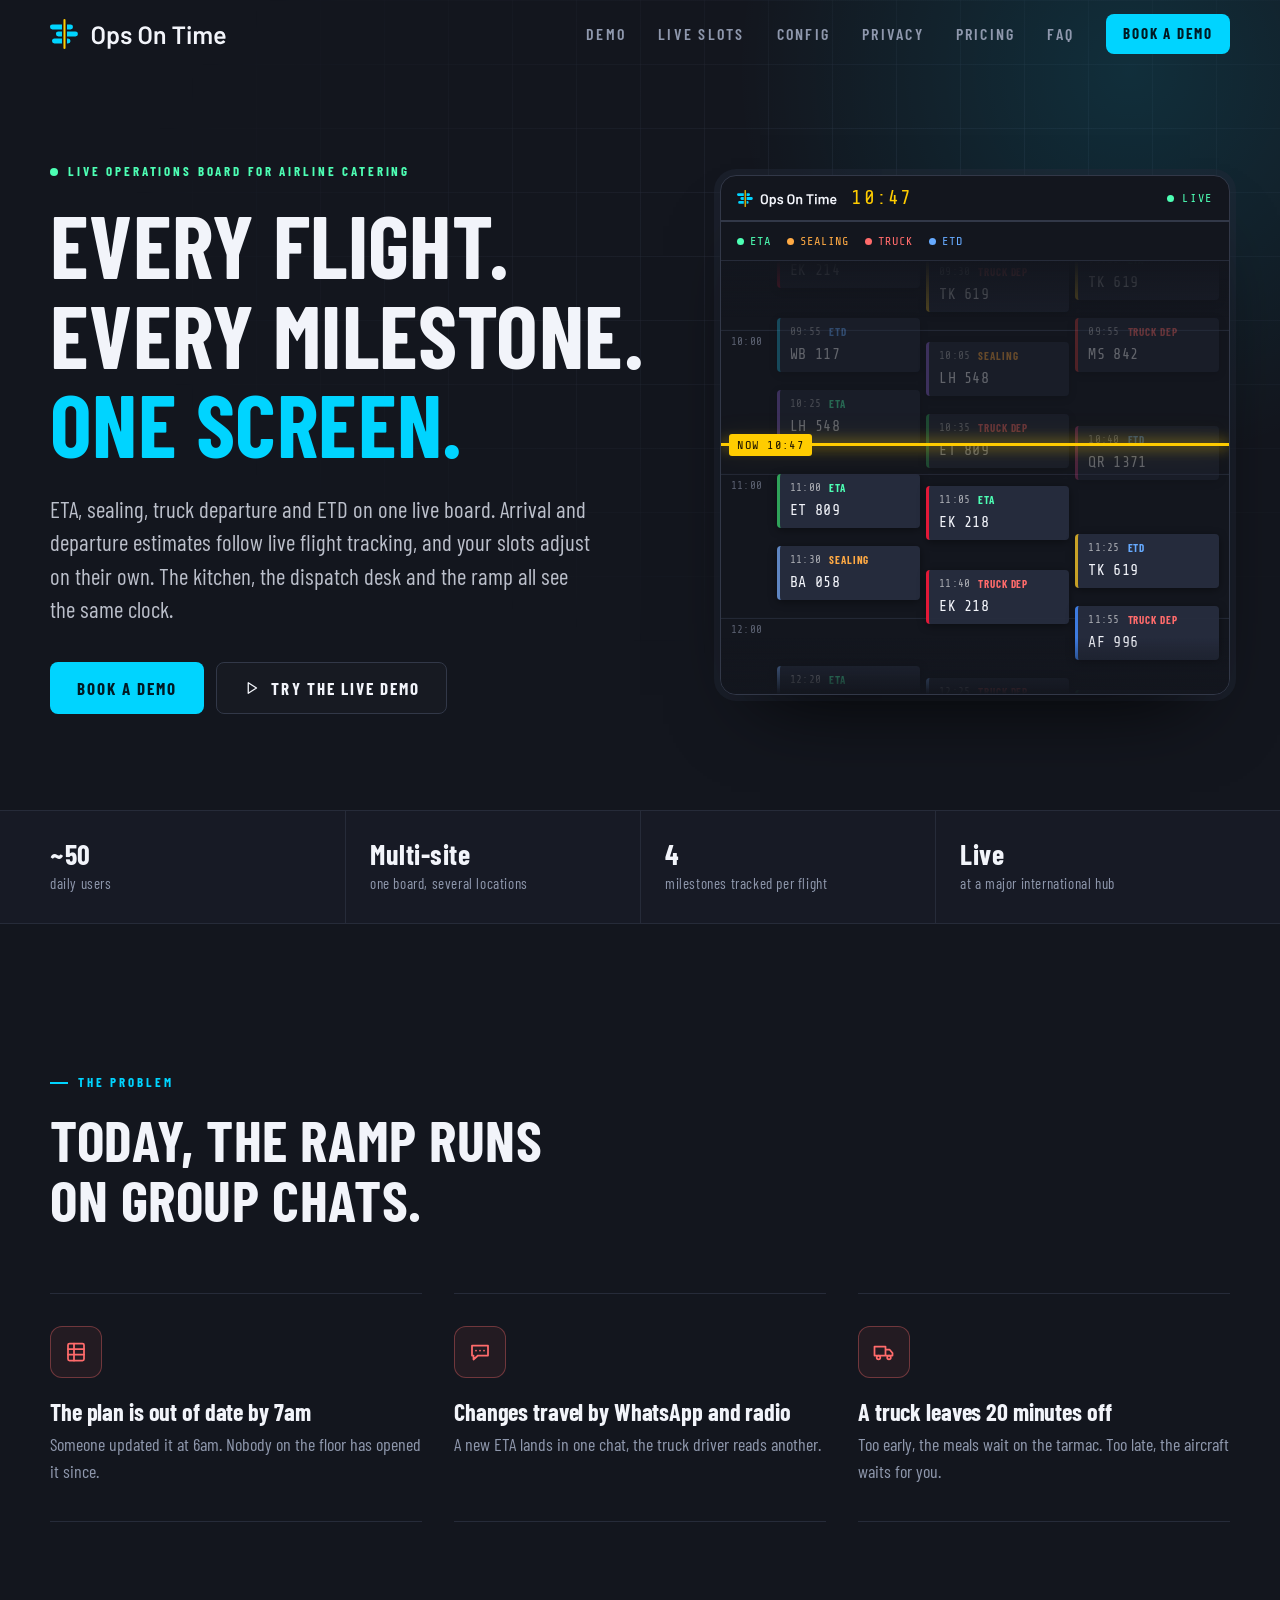
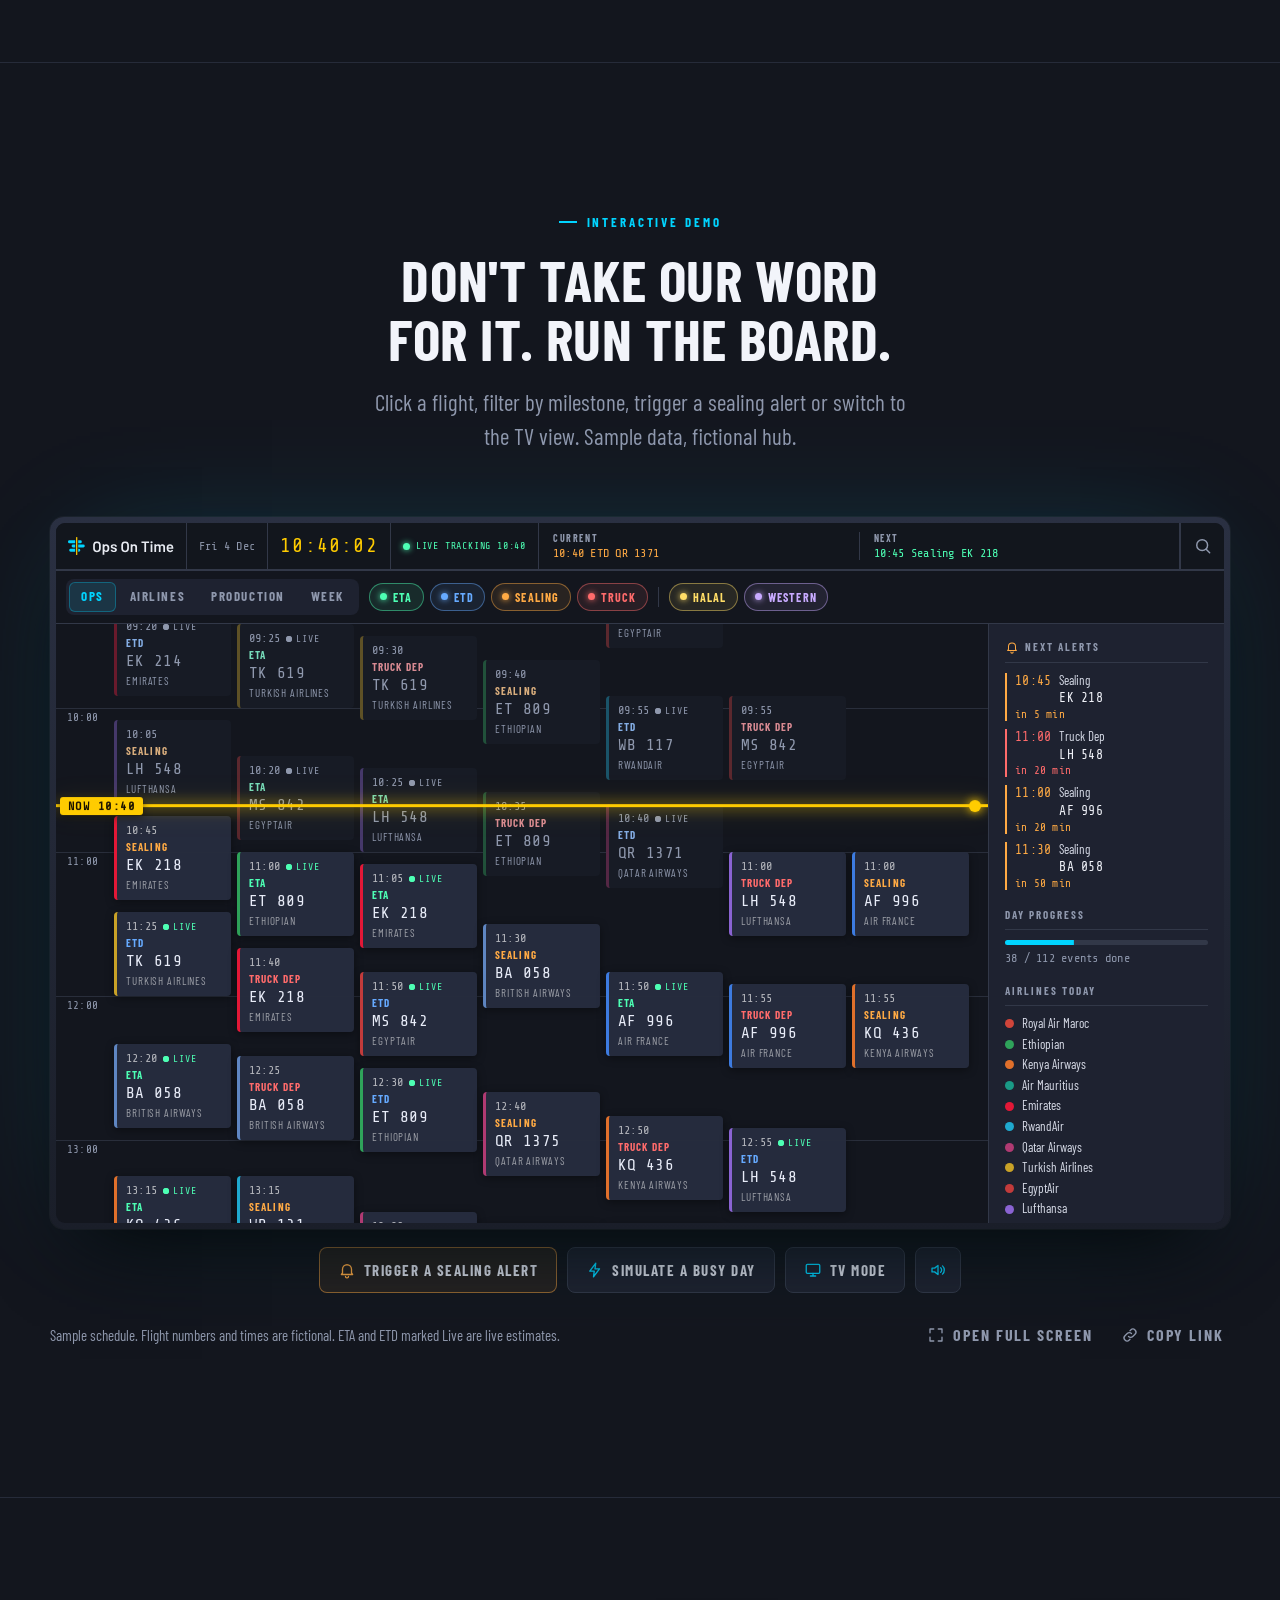
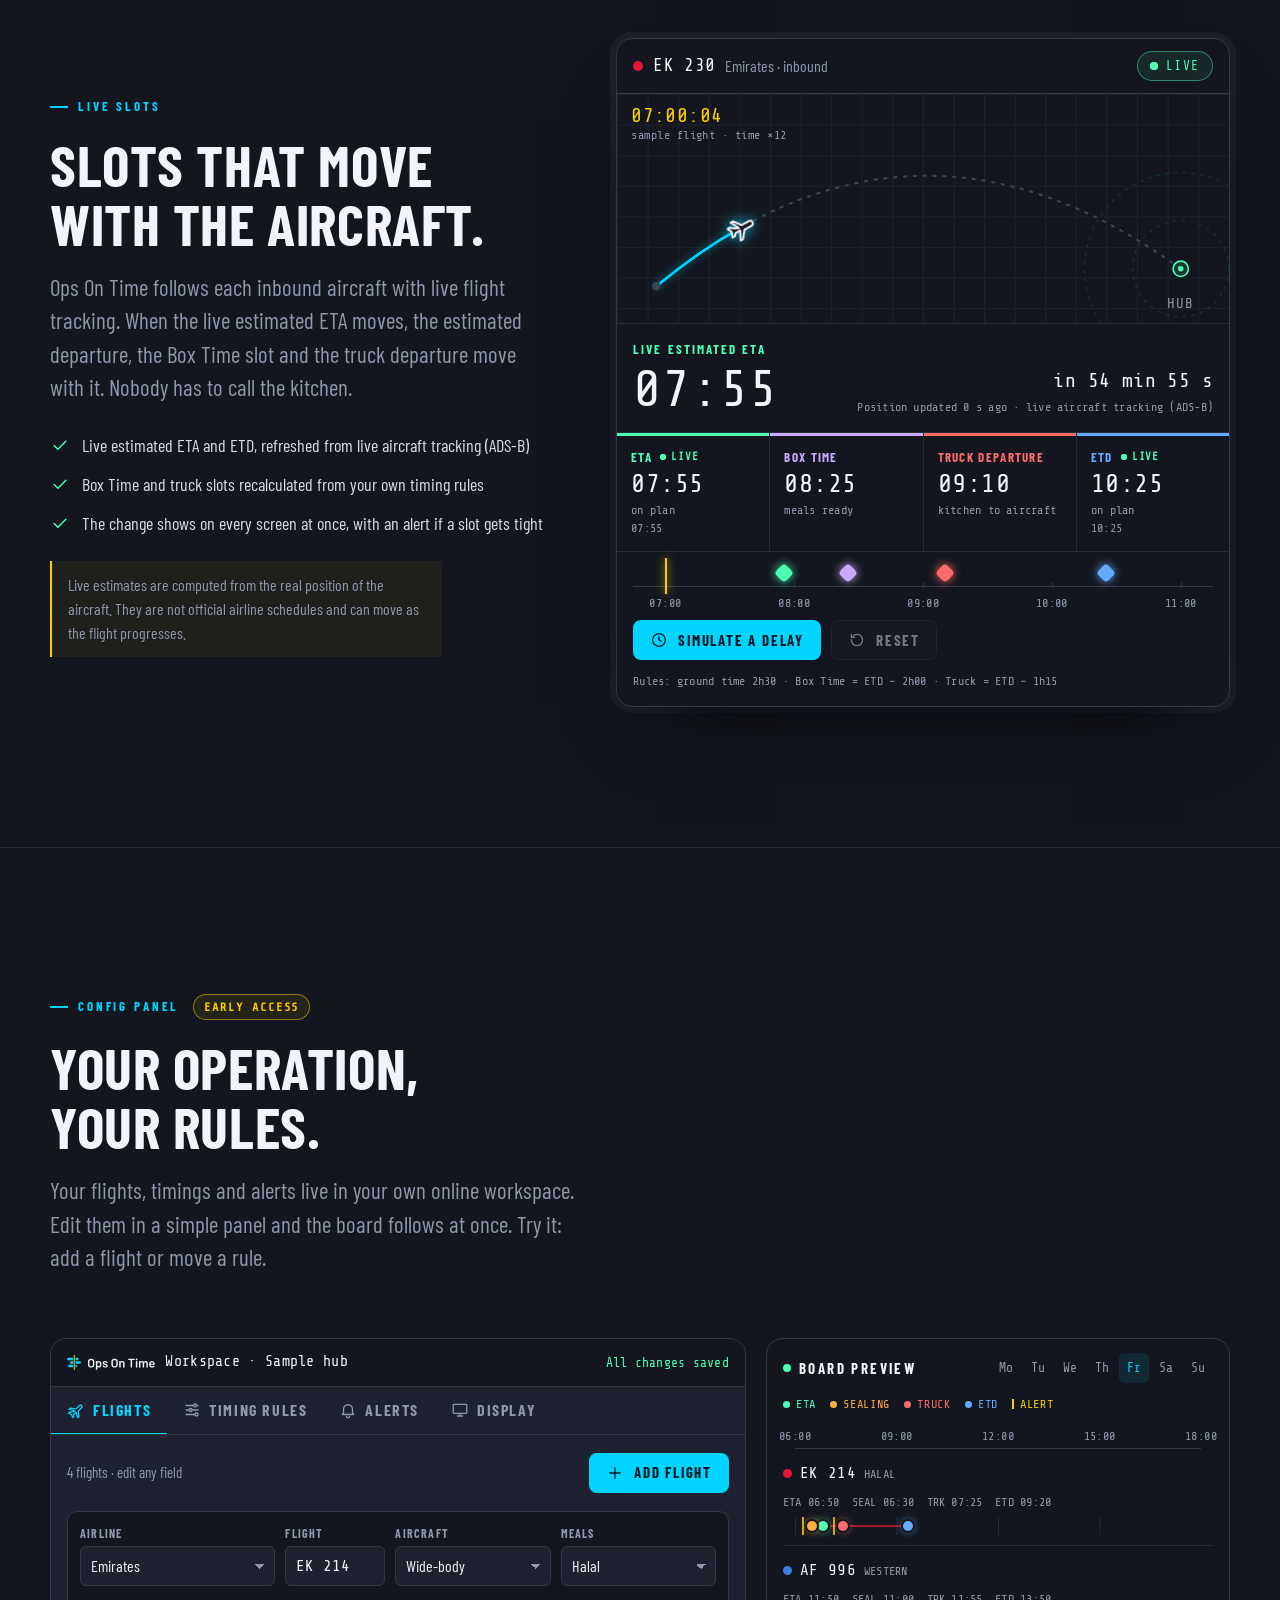
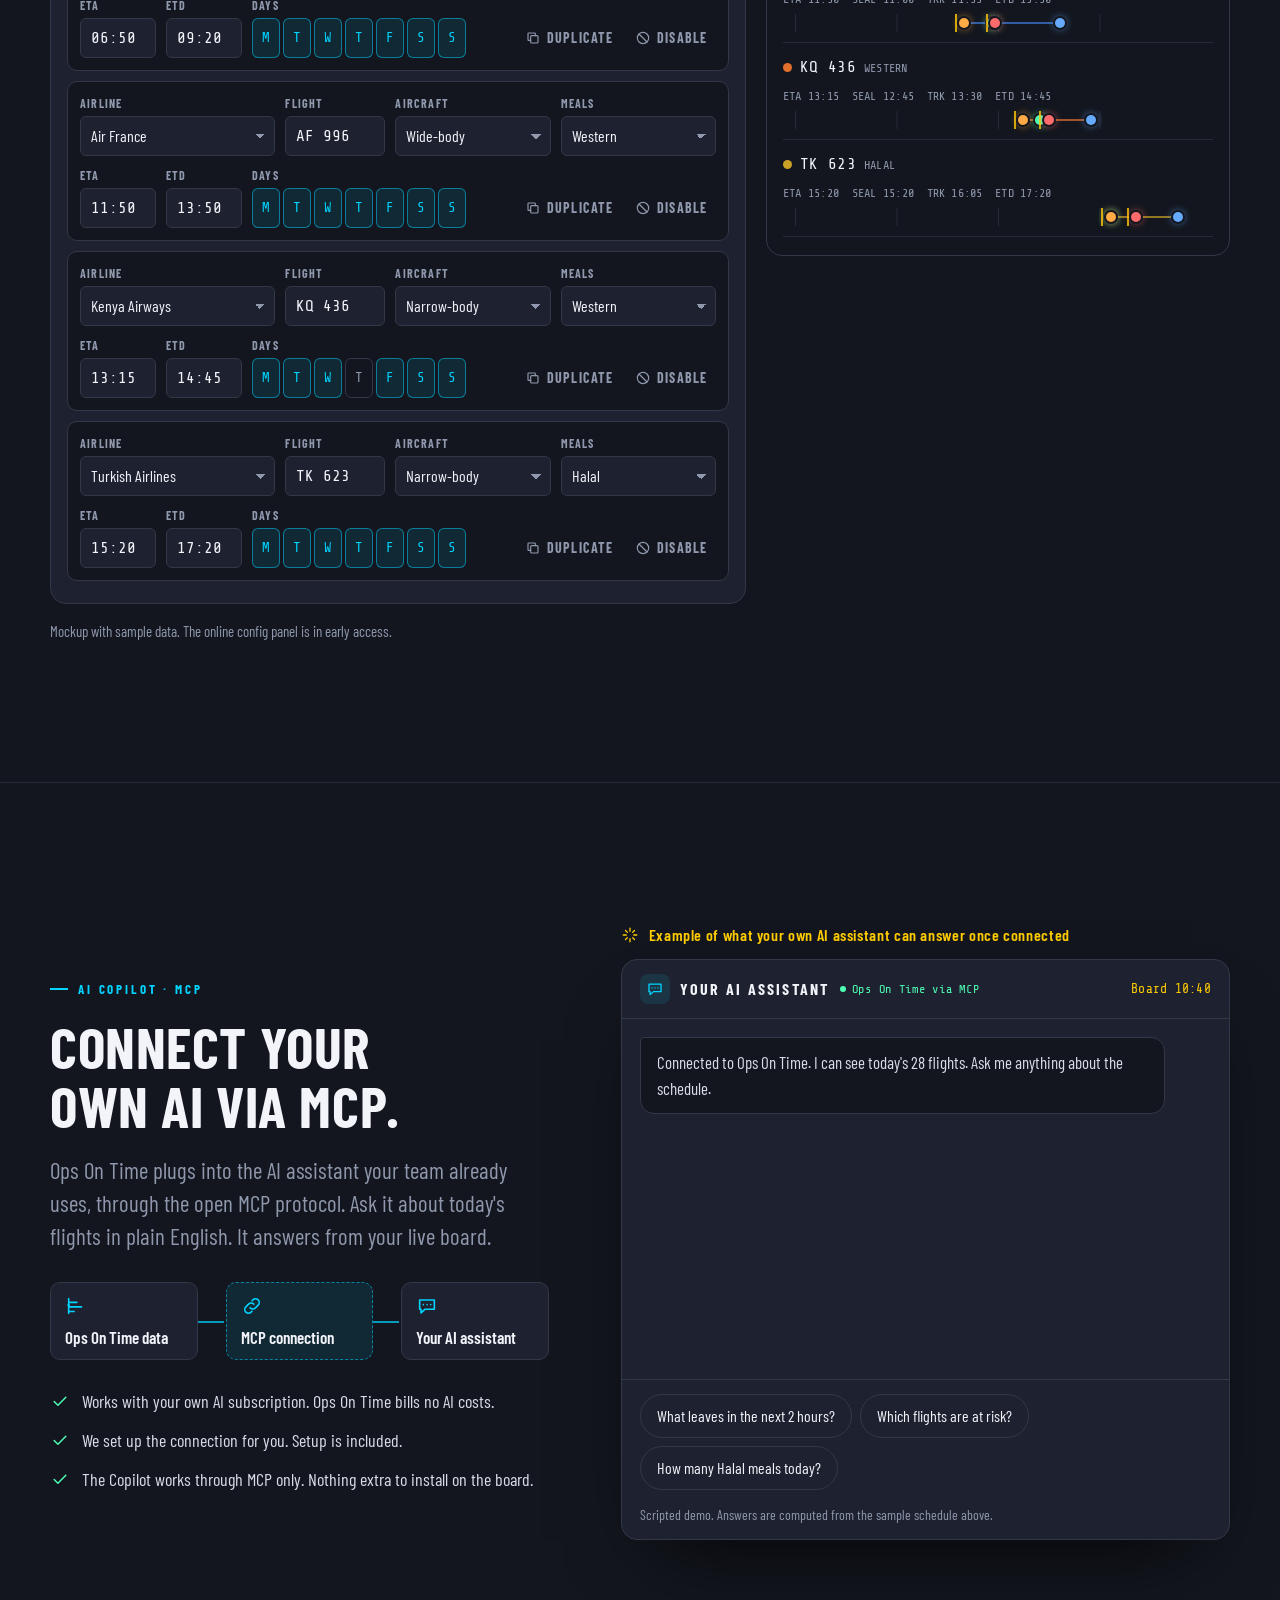
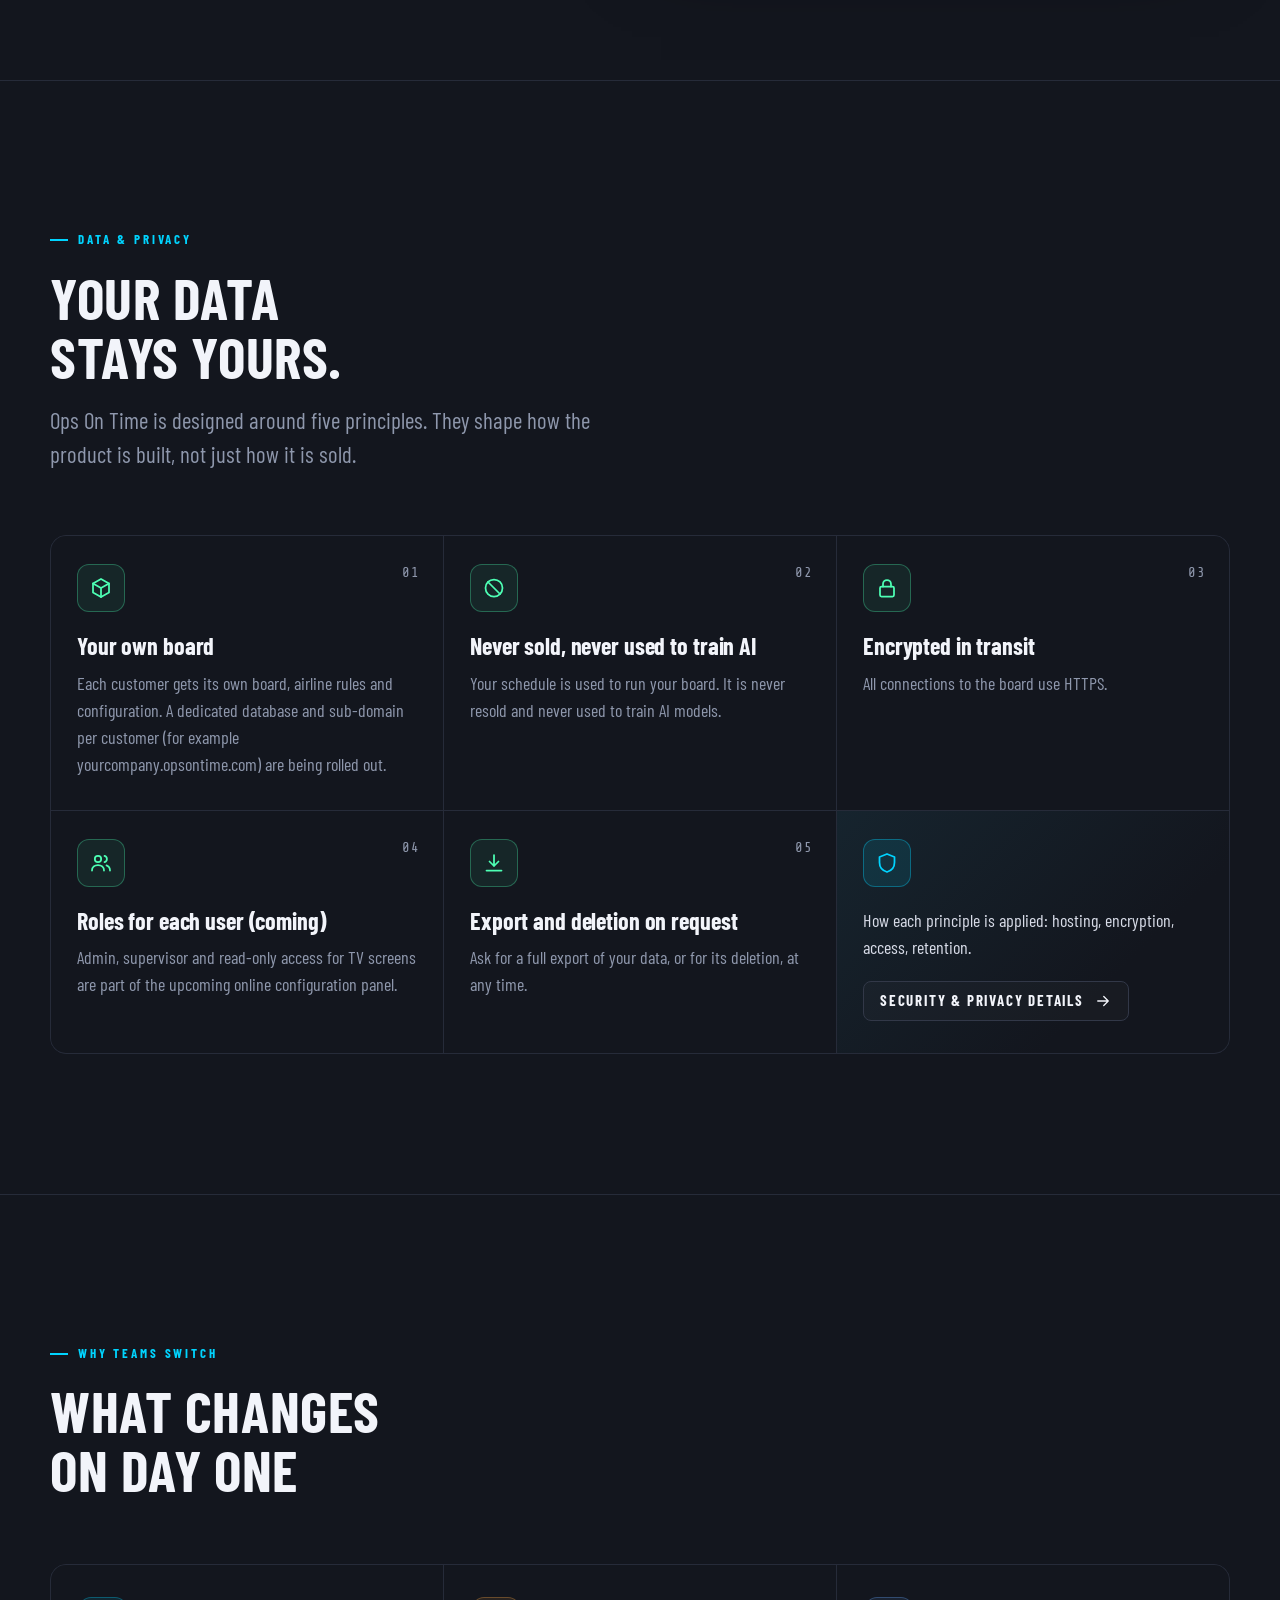
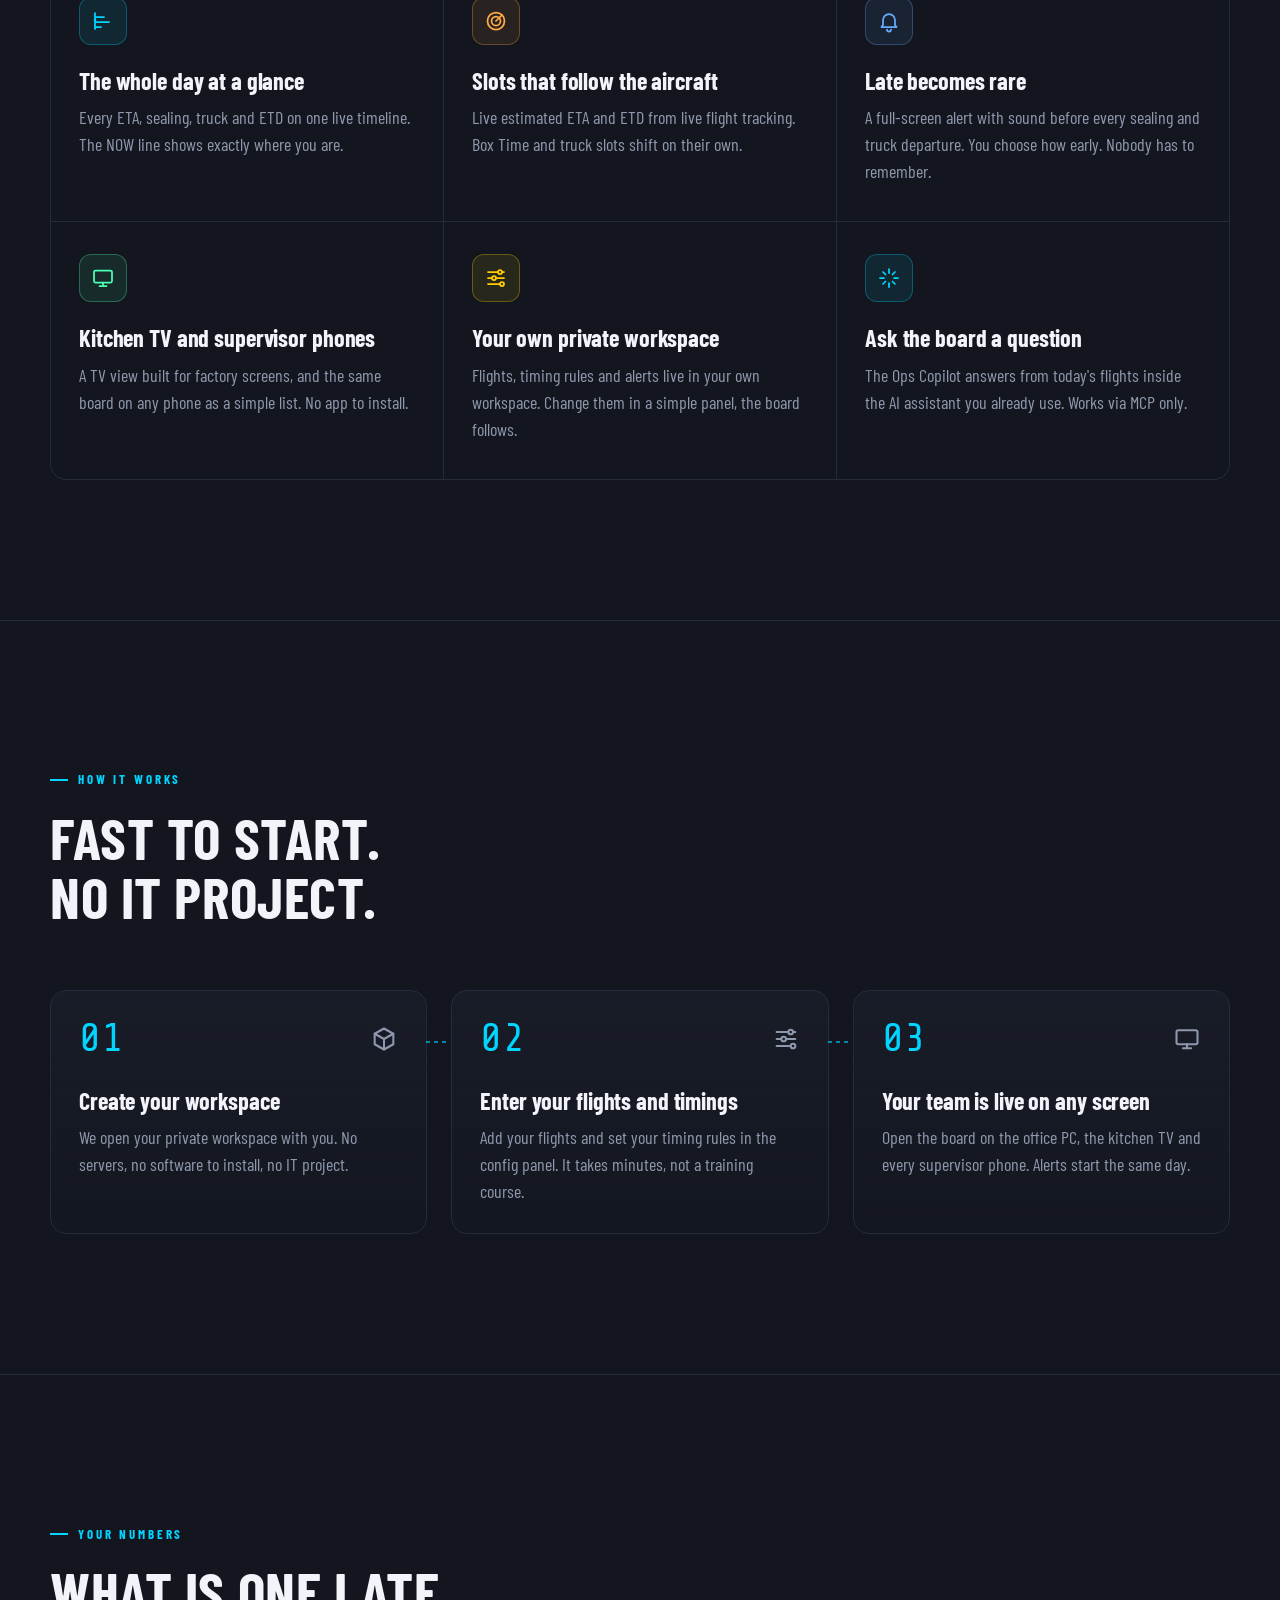
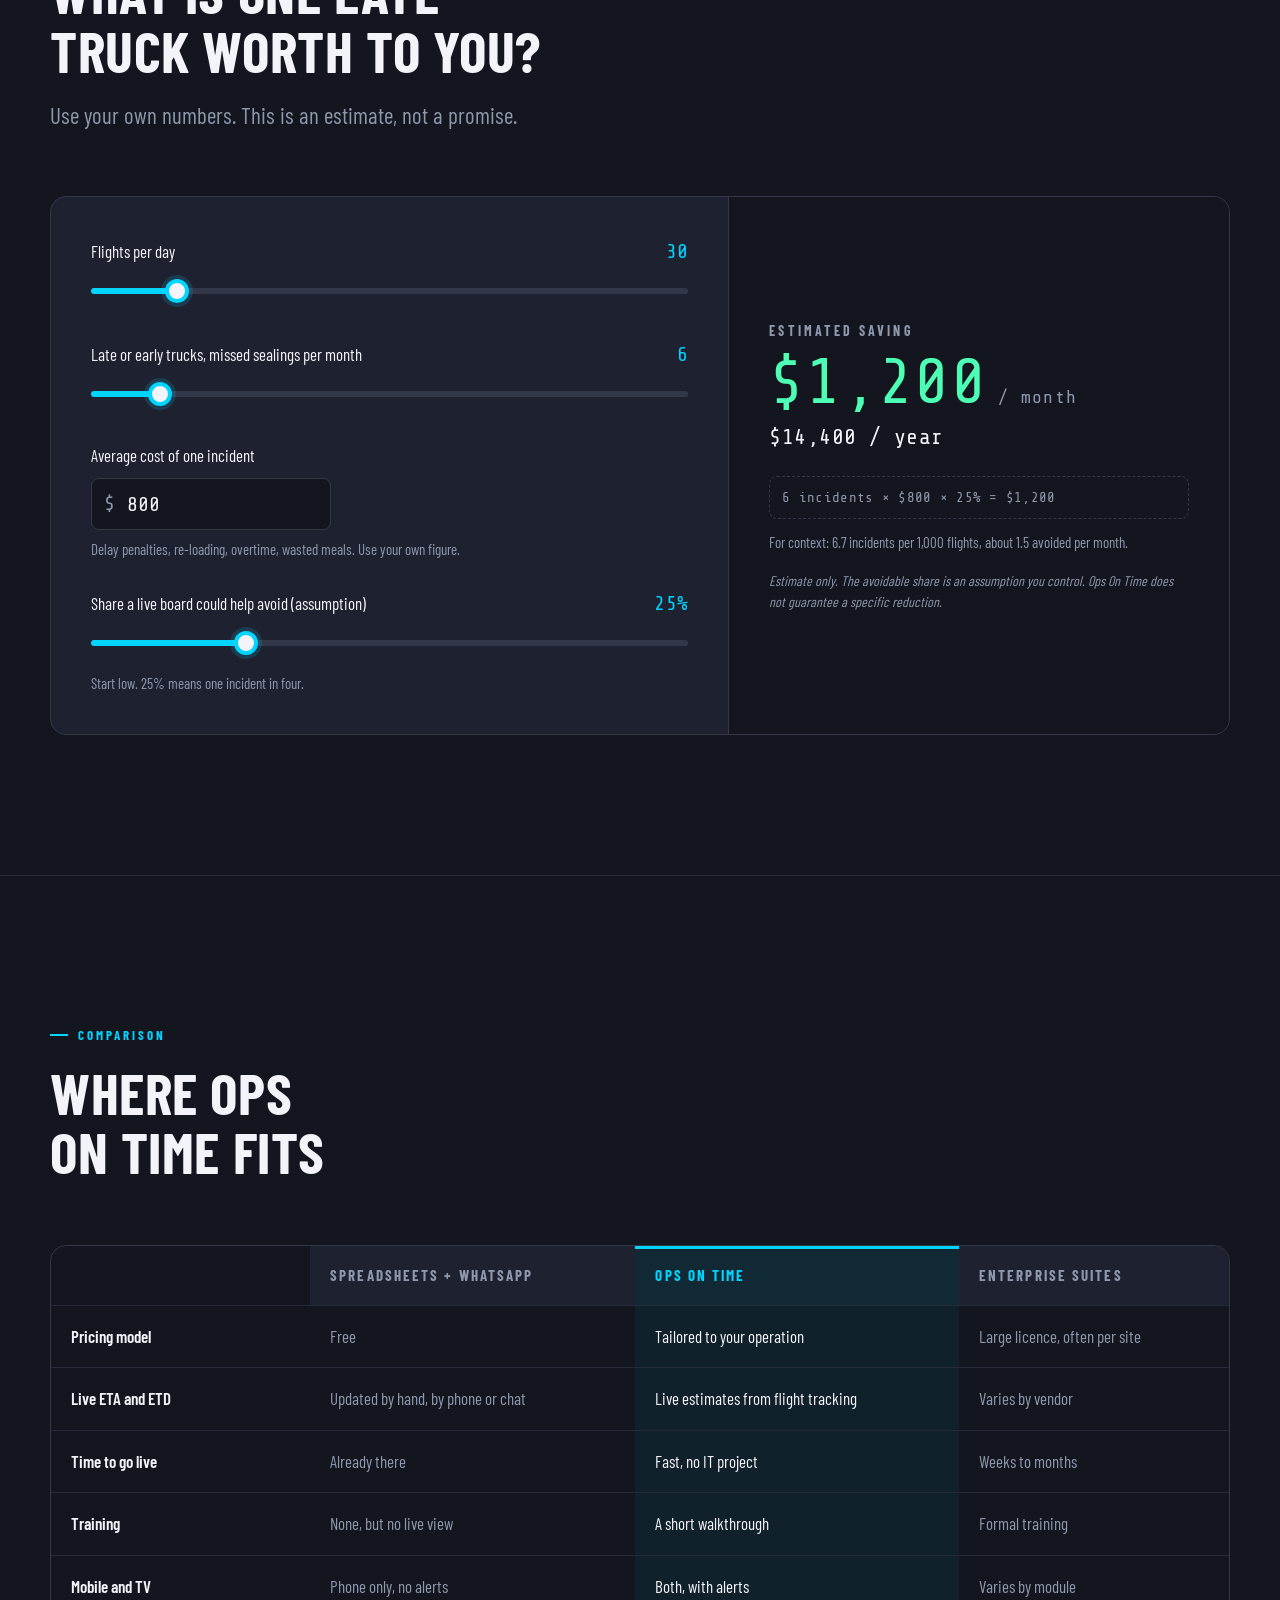
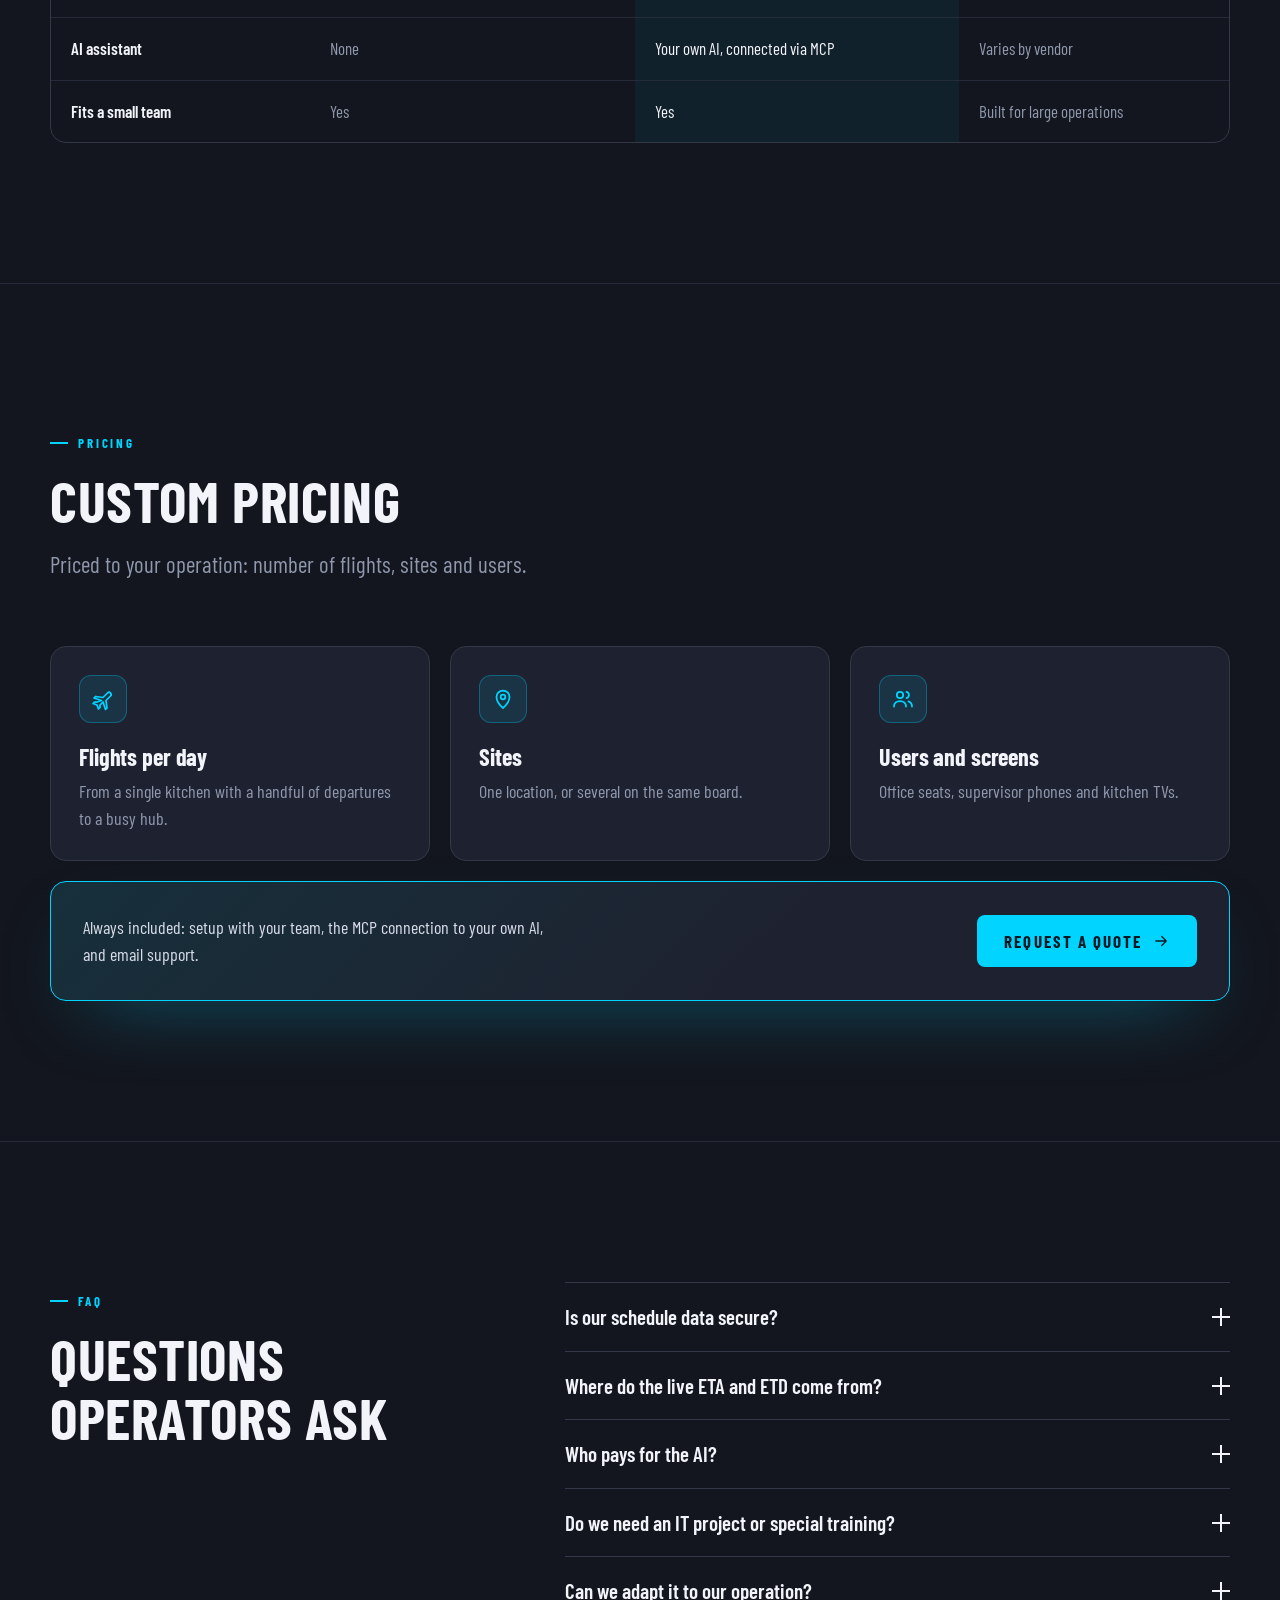
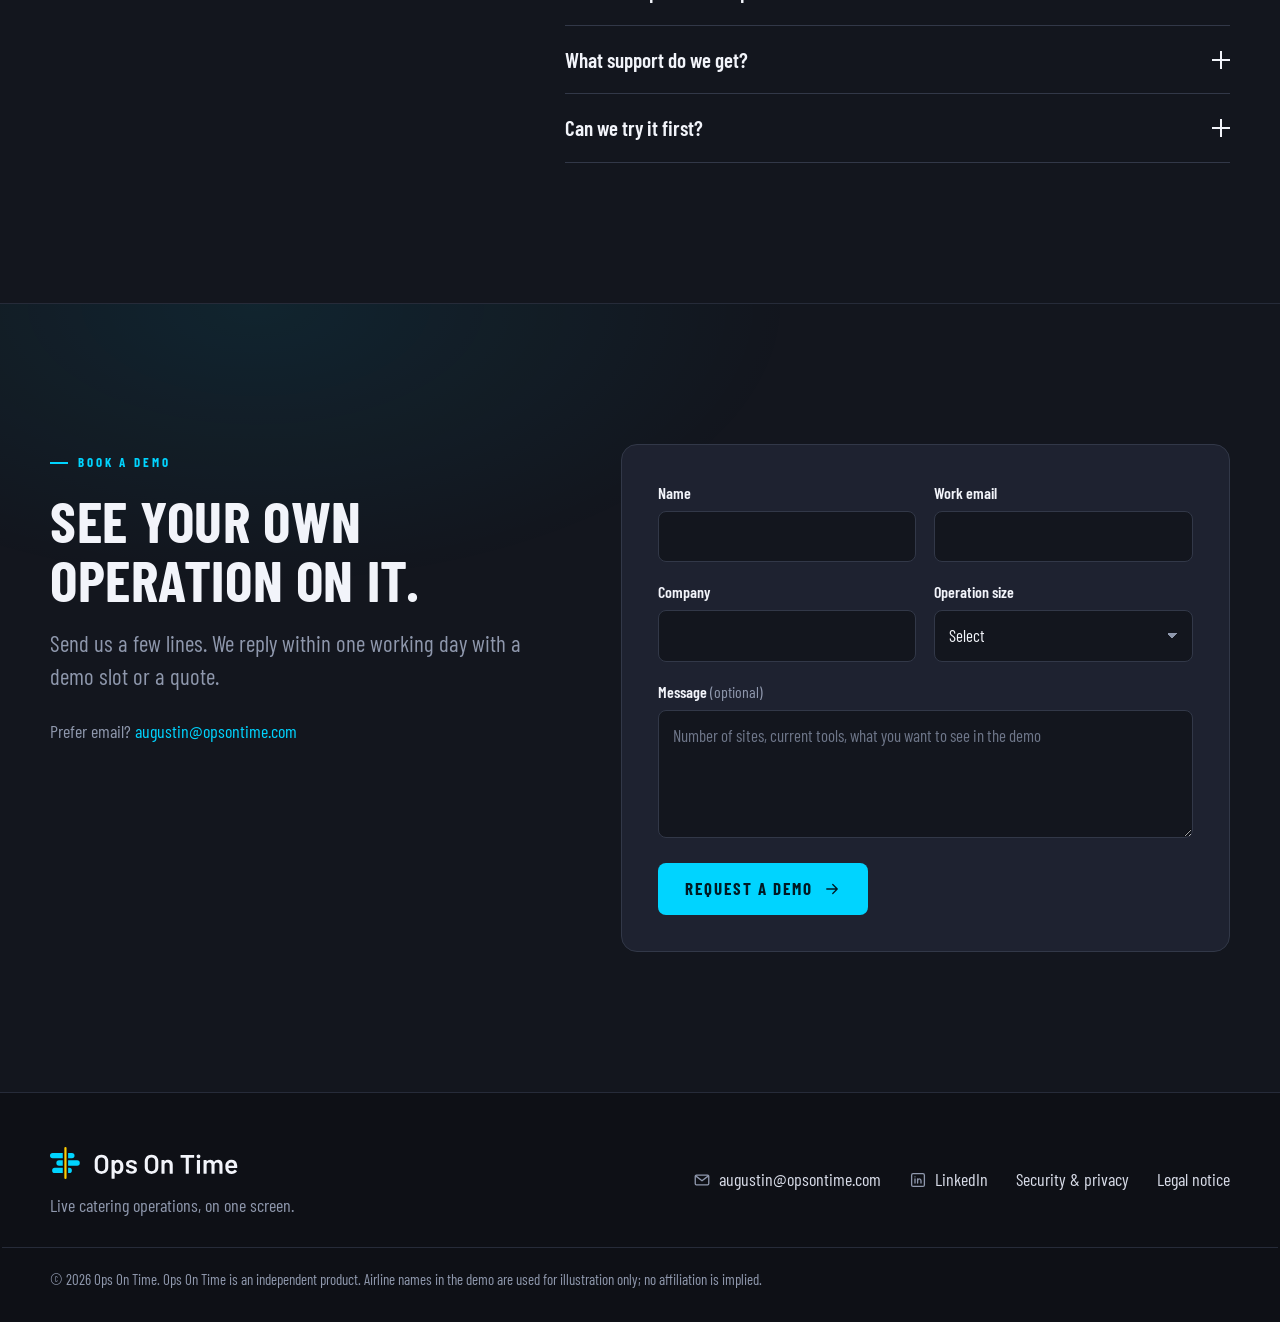
<file: index.html>
<!doctype html>
<html lang="en">
<head>
<meta charset="utf-8">
<meta name="viewport" content="width=device-width, initial-scale=1">
<title>Ops On Time | Live catering operations, on one screen</title>
<meta name="description" content="A real-time board for airline catering: live estimated ETA and ETD from flight tracking, sealing and truck slots that adjust on their own, in your own private workspace.">
<meta property="og:title" content="Ops On Time | Live catering operations, on one screen">
<meta property="og:description" content="A real-time board for airline catering: live estimated ETA and ETD from flight tracking, sealing and truck slots that adjust on their own, in your own private workspace.">
<meta property="og:image" content="https://opsontime.com/assets/og-image.png">
<meta name="twitter:card" content="summary_large_image">
<meta name="robots" content="noindex">
<meta http-equiv="refresh" content="0; url=docs/">
<script>location.replace('docs/' + location.hash);</script>
<style>body{background:#13161e;color:#d8dce8;font-family:sans-serif;display:grid;place-items:center;height:100vh;margin:0}a{color:#00d4ff}</style>
</head>
<body><p>Opening Ops On Time… <a href="docs/">continue</a></p></body>
</html>
</file>
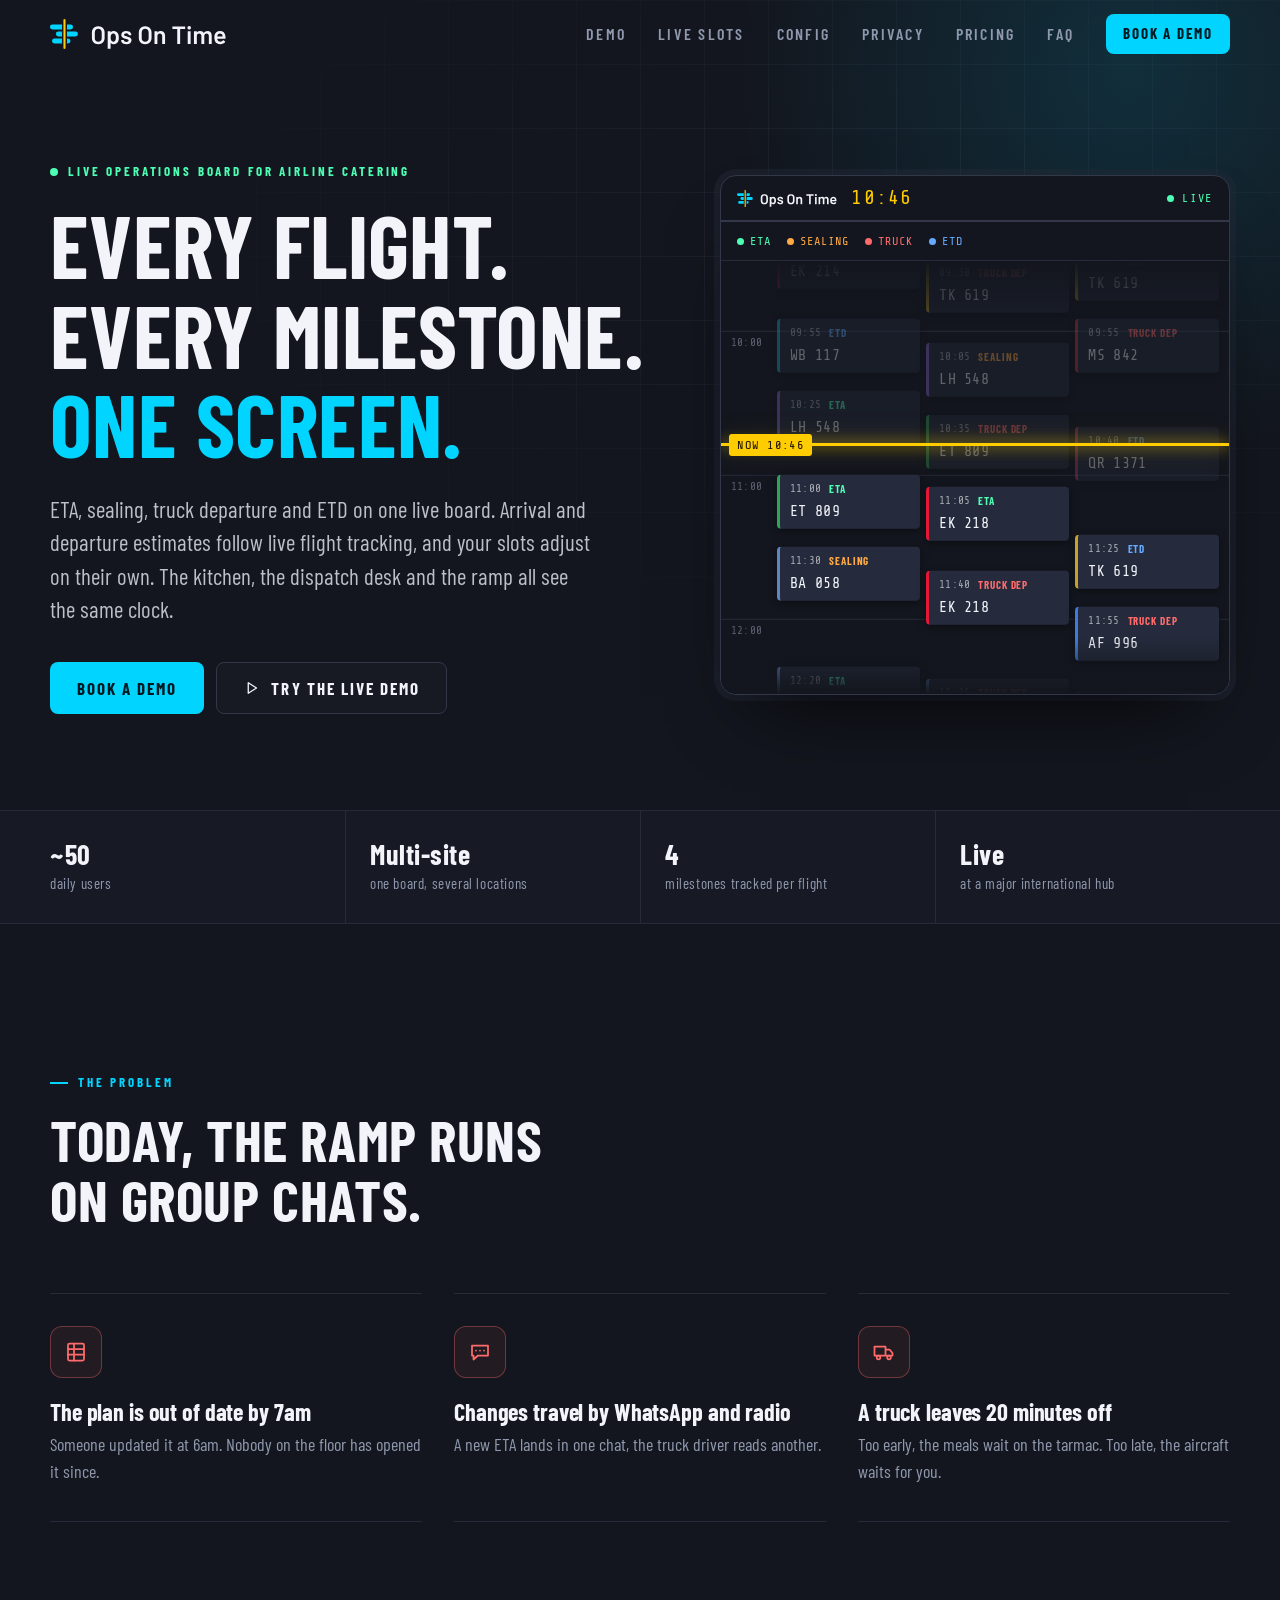
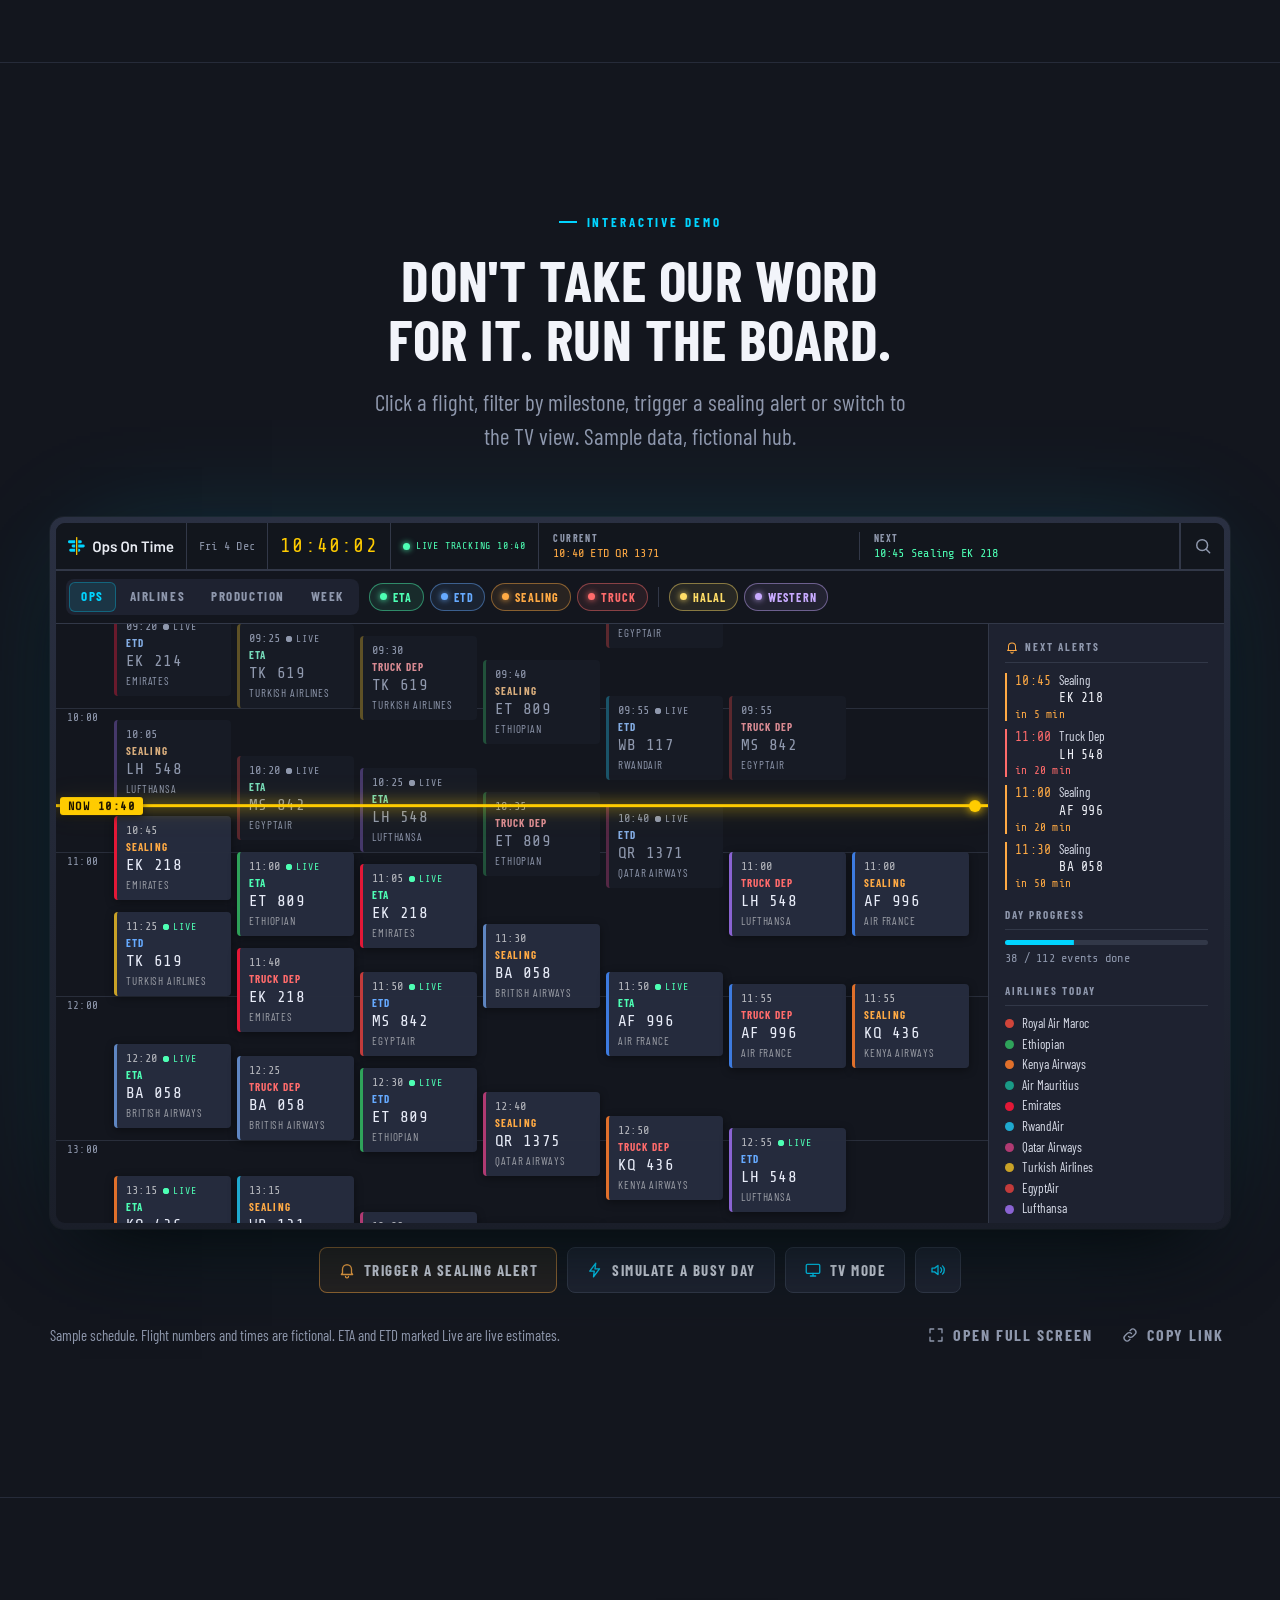
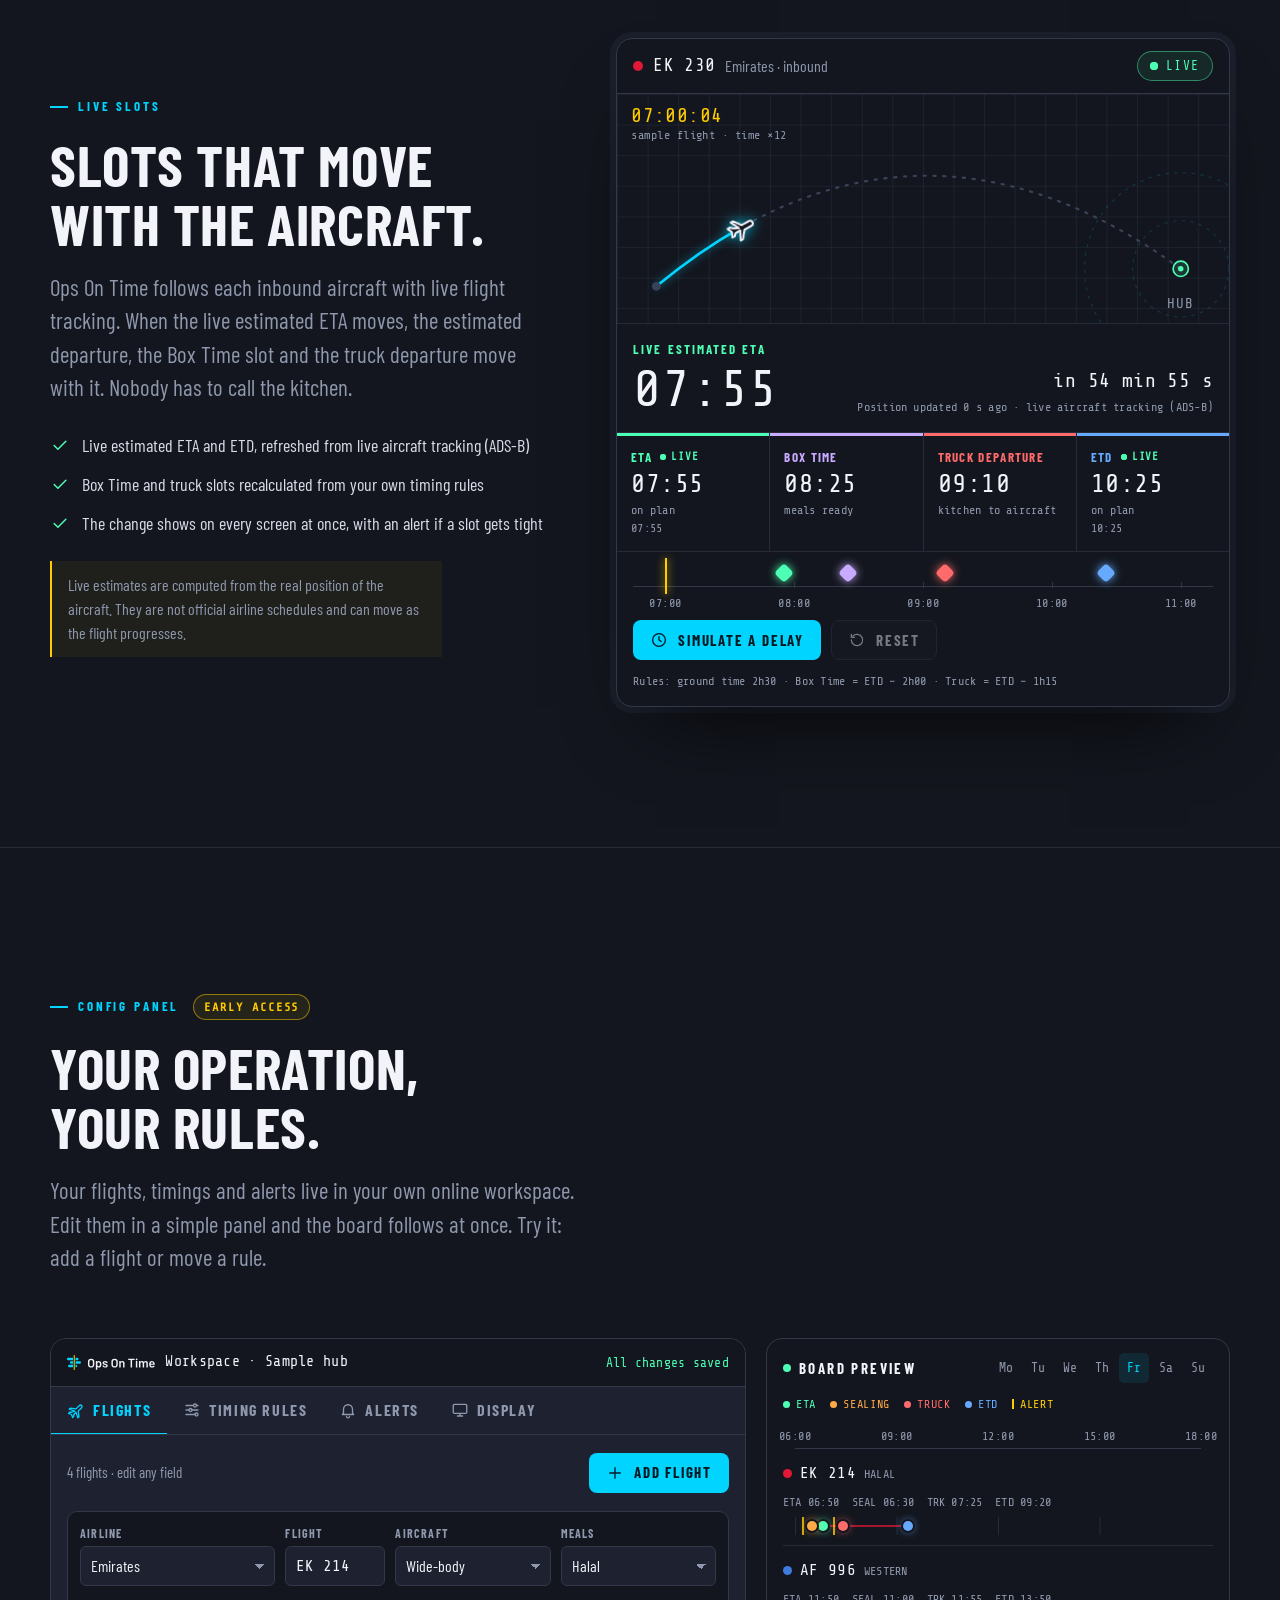
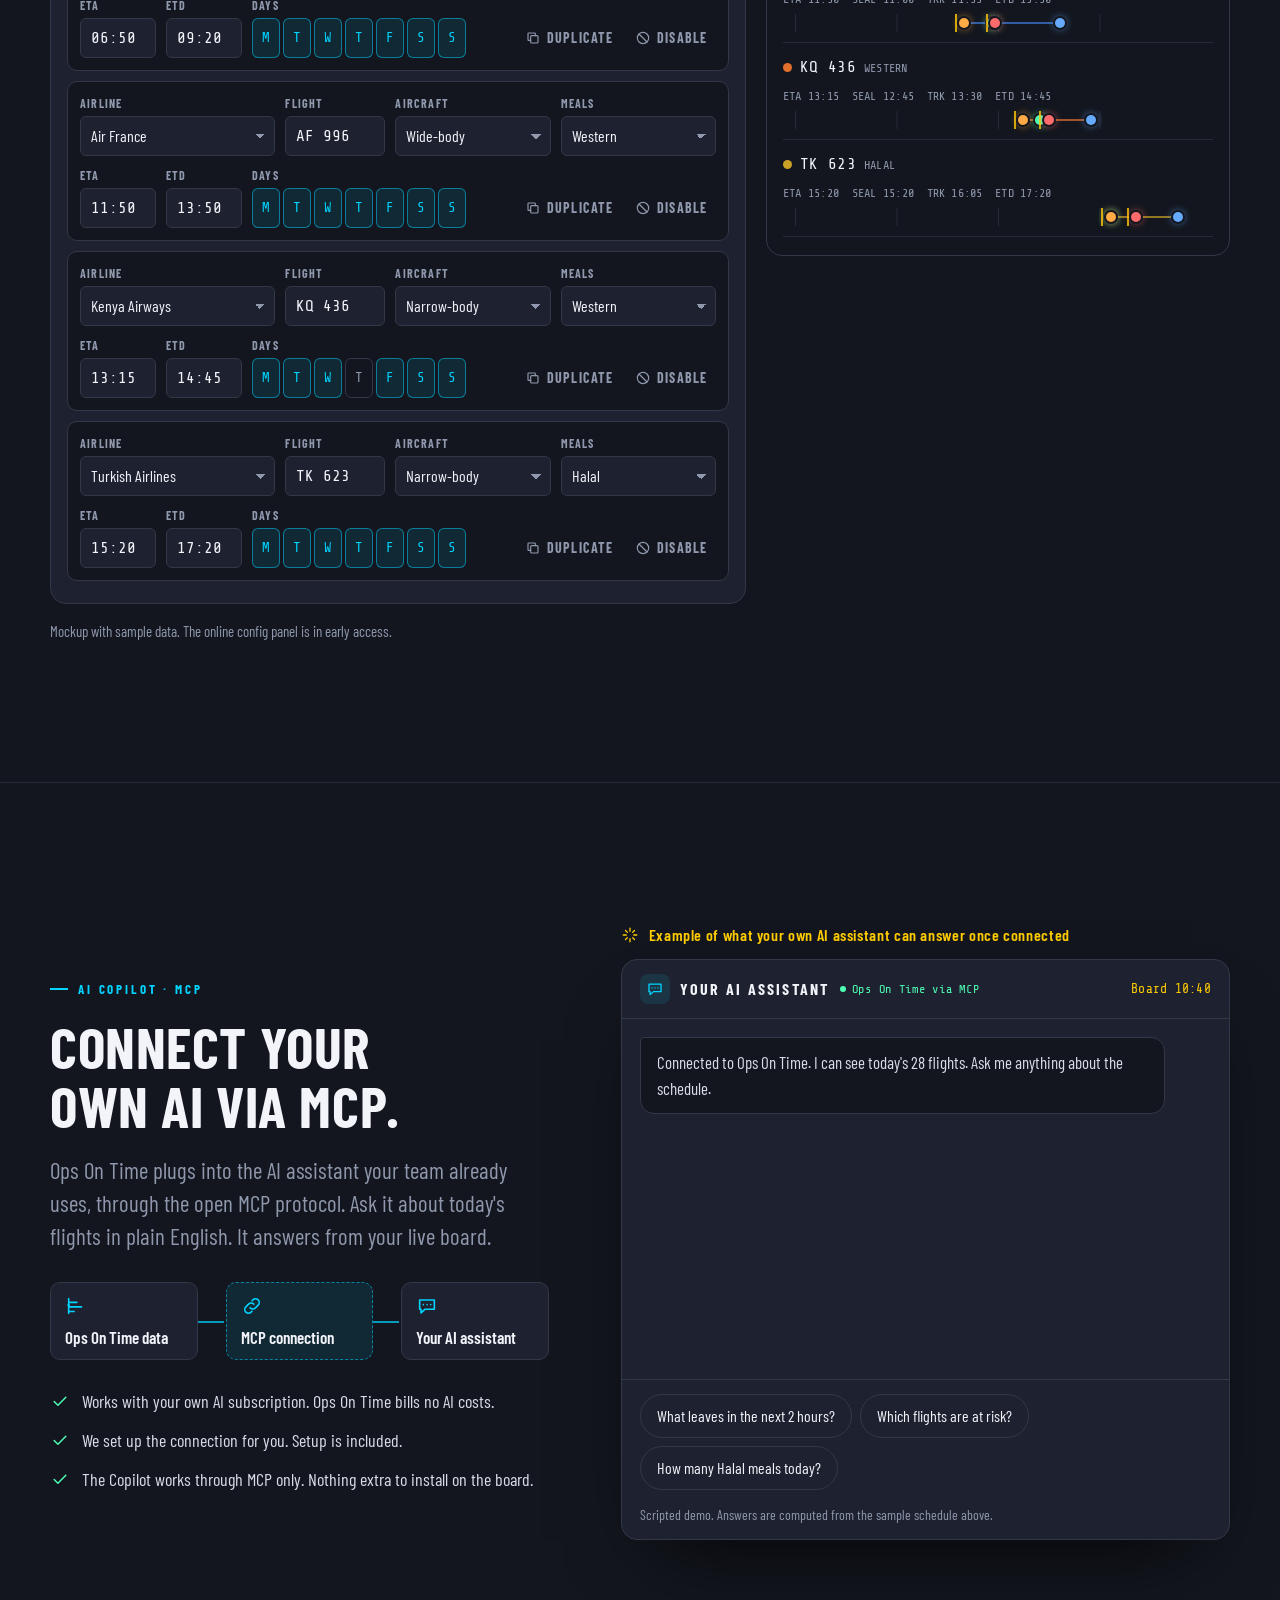
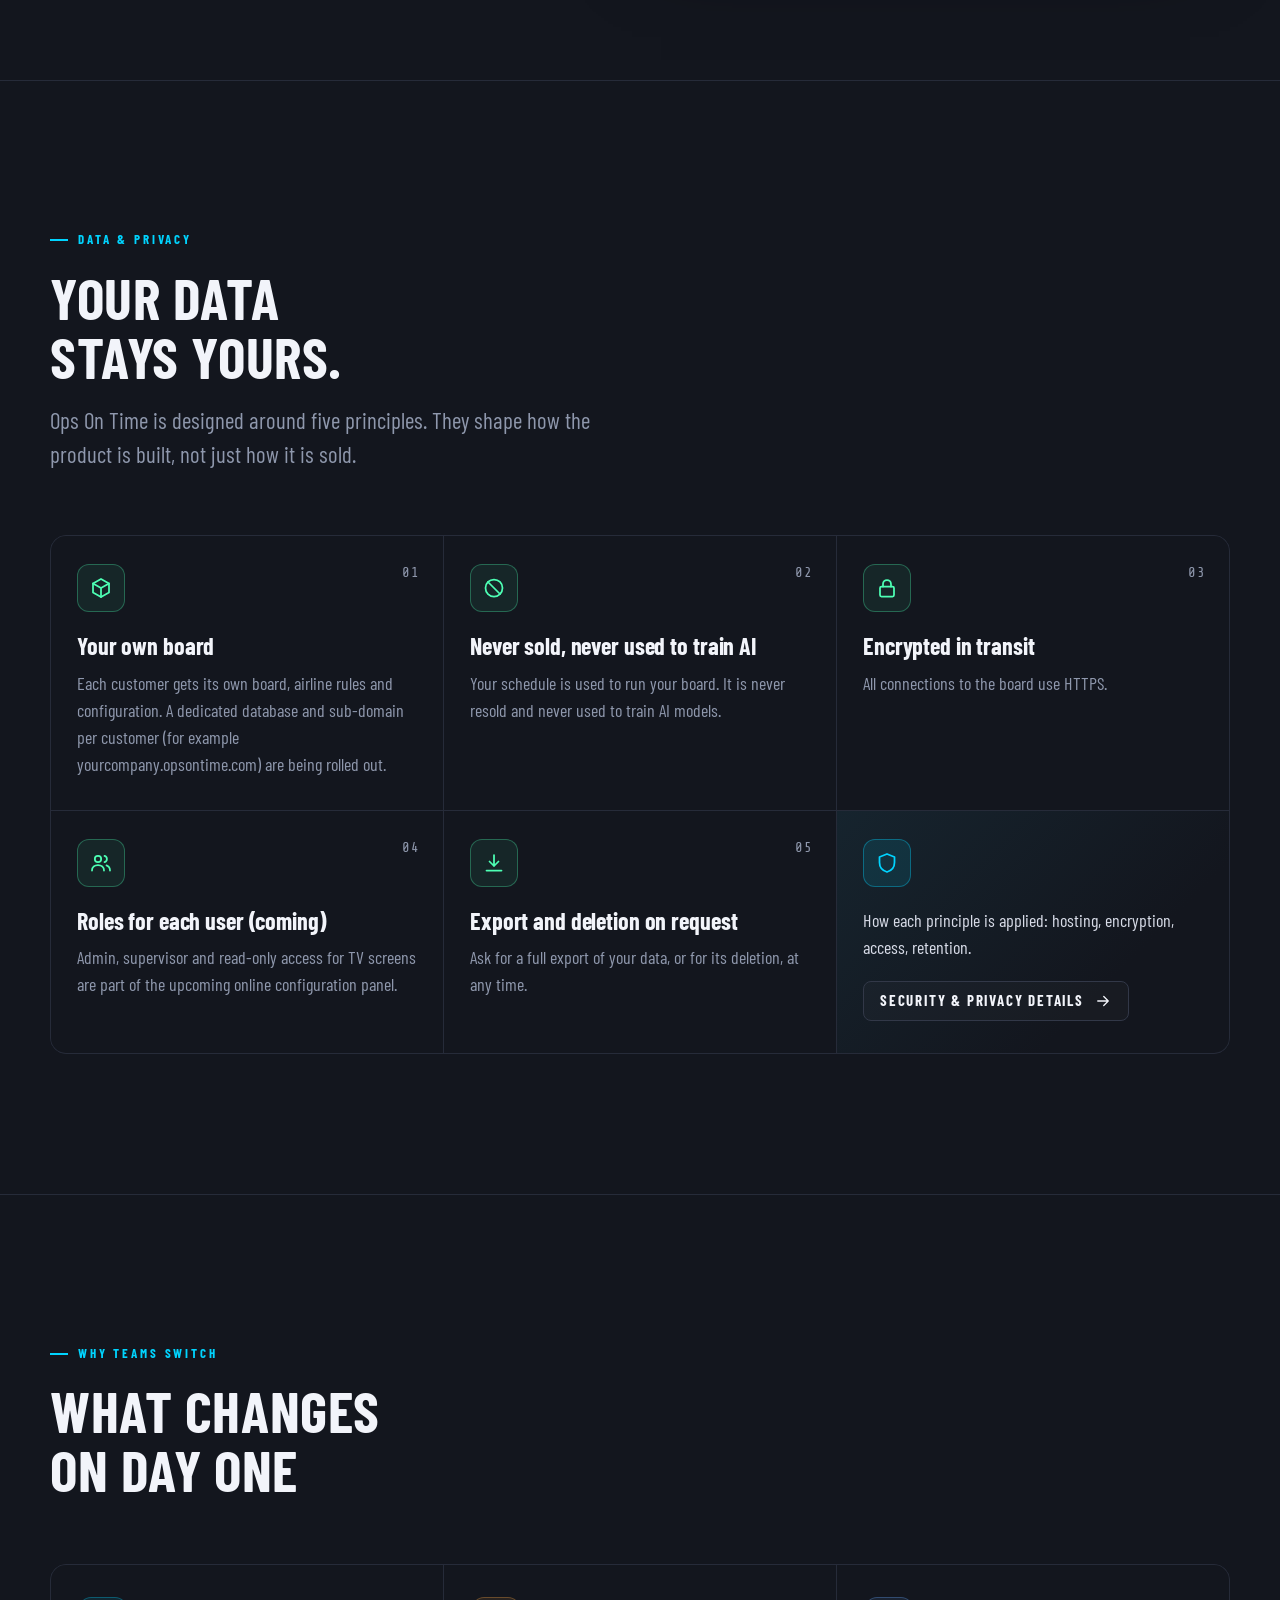
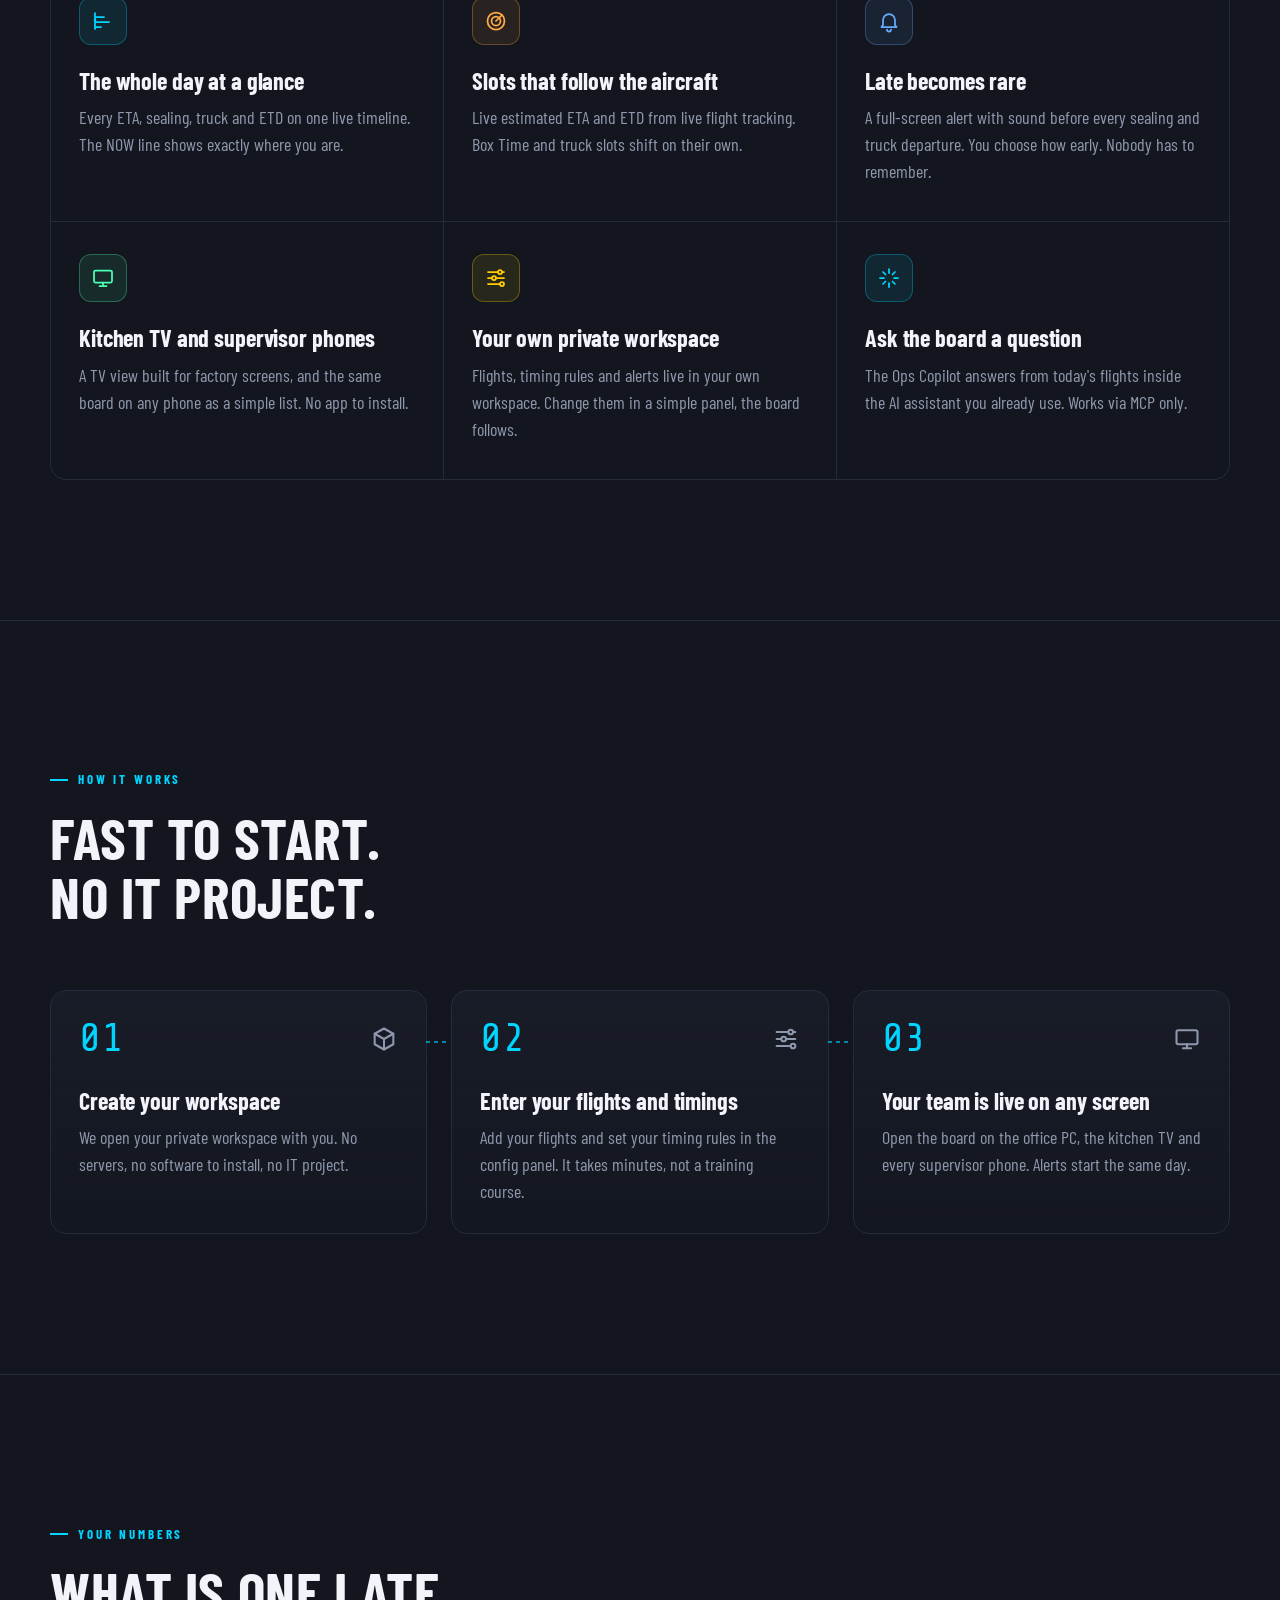
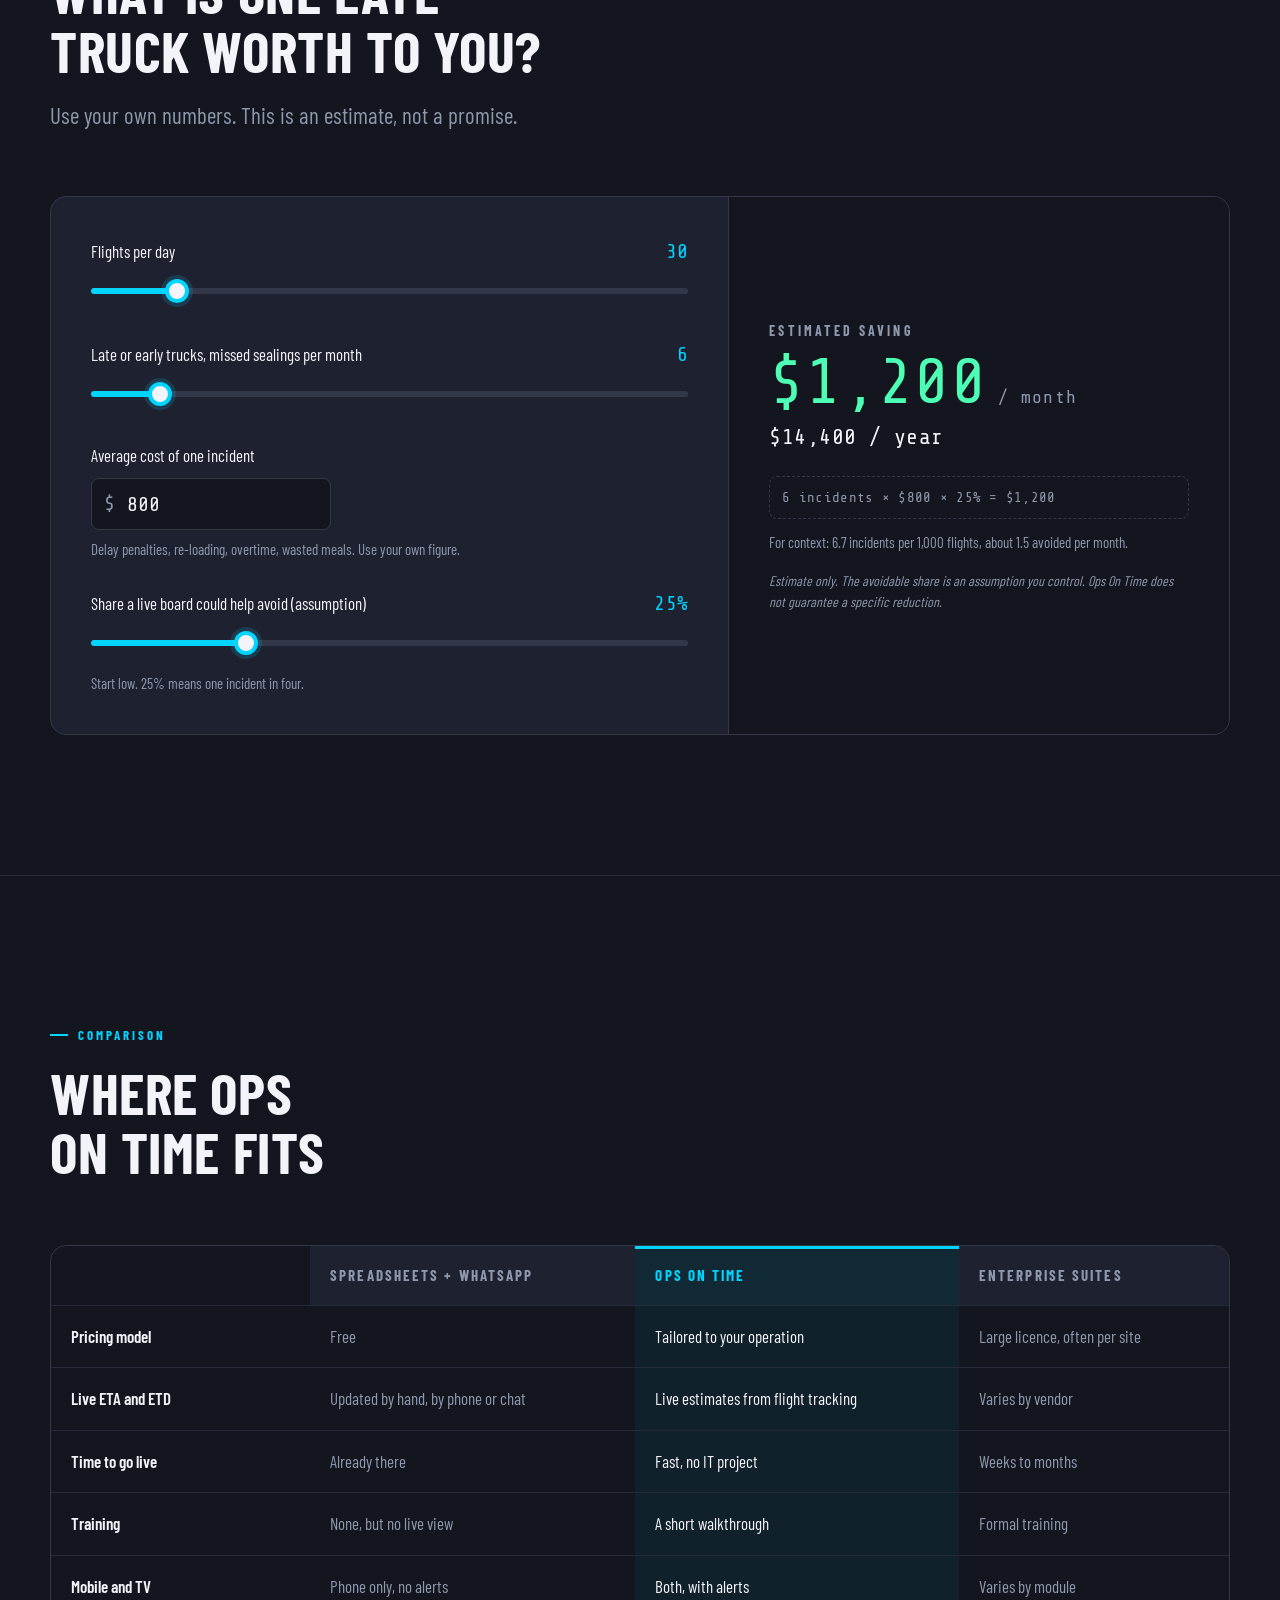
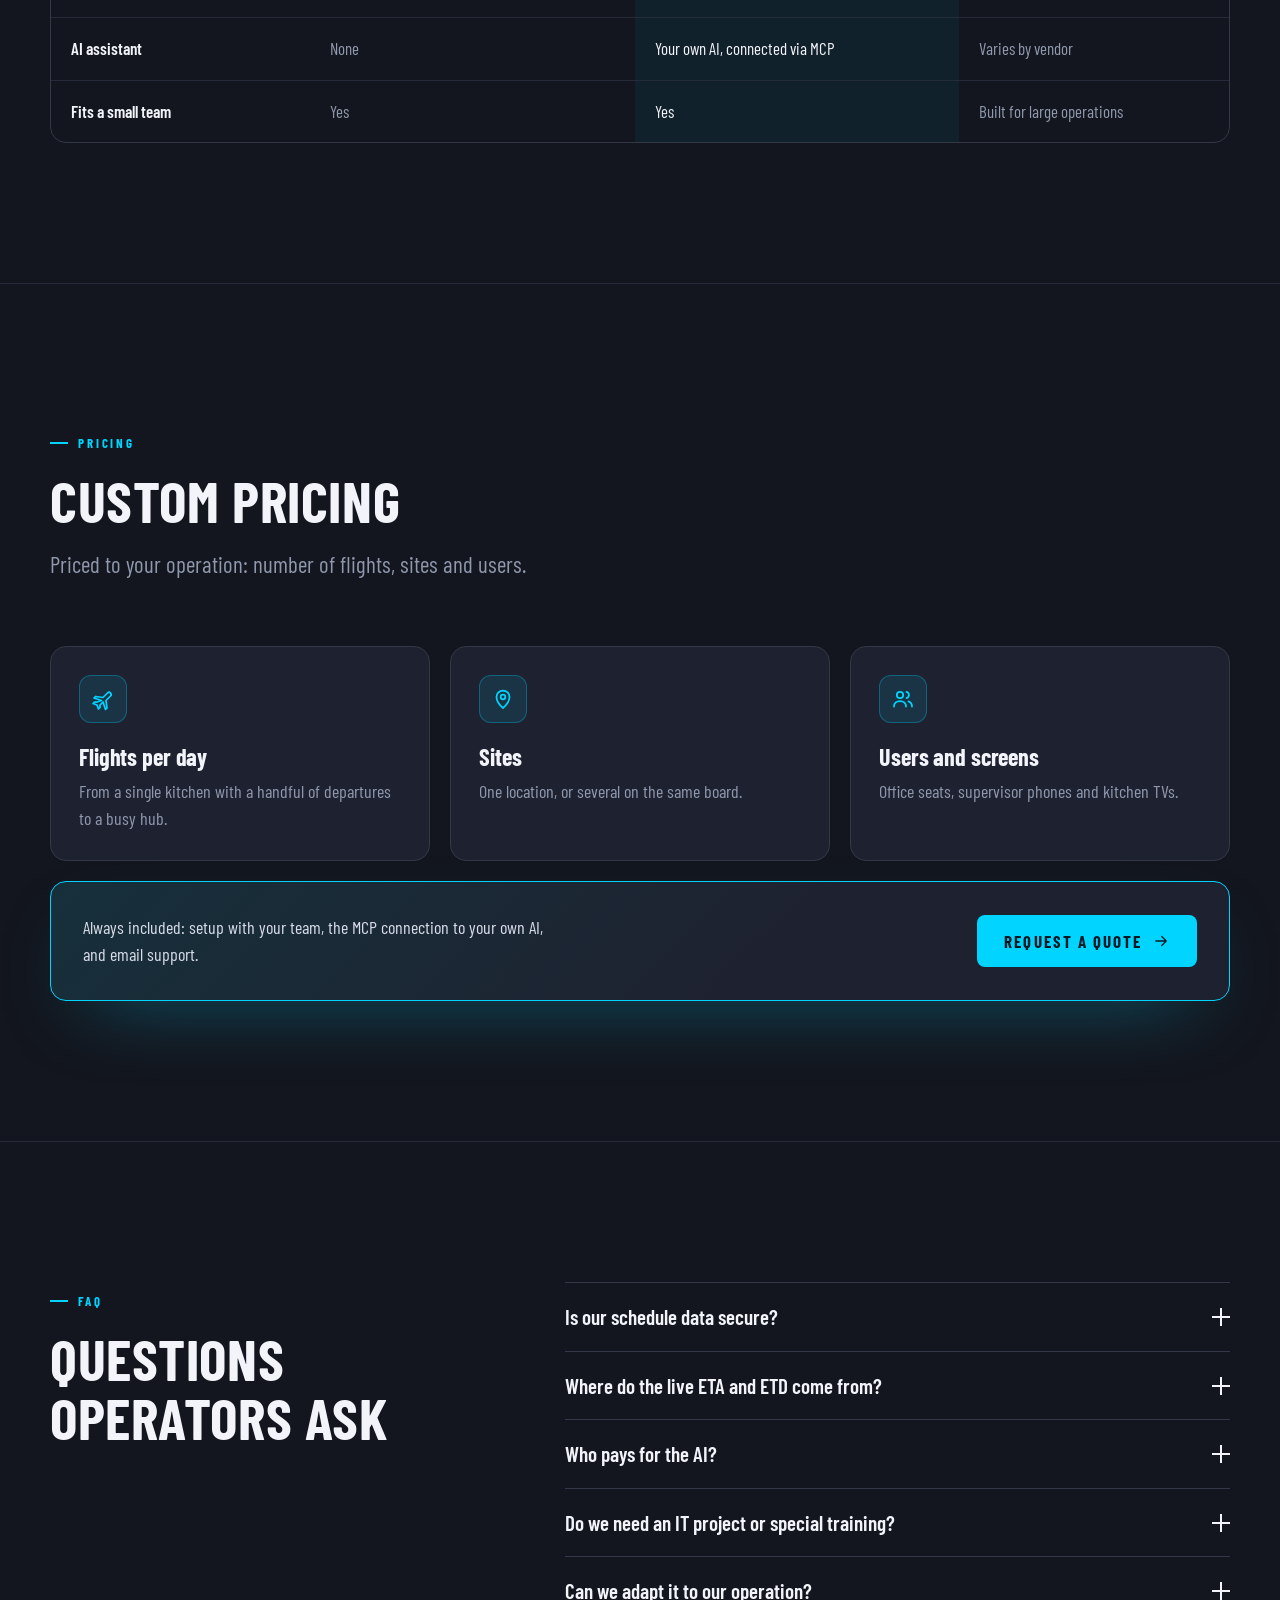
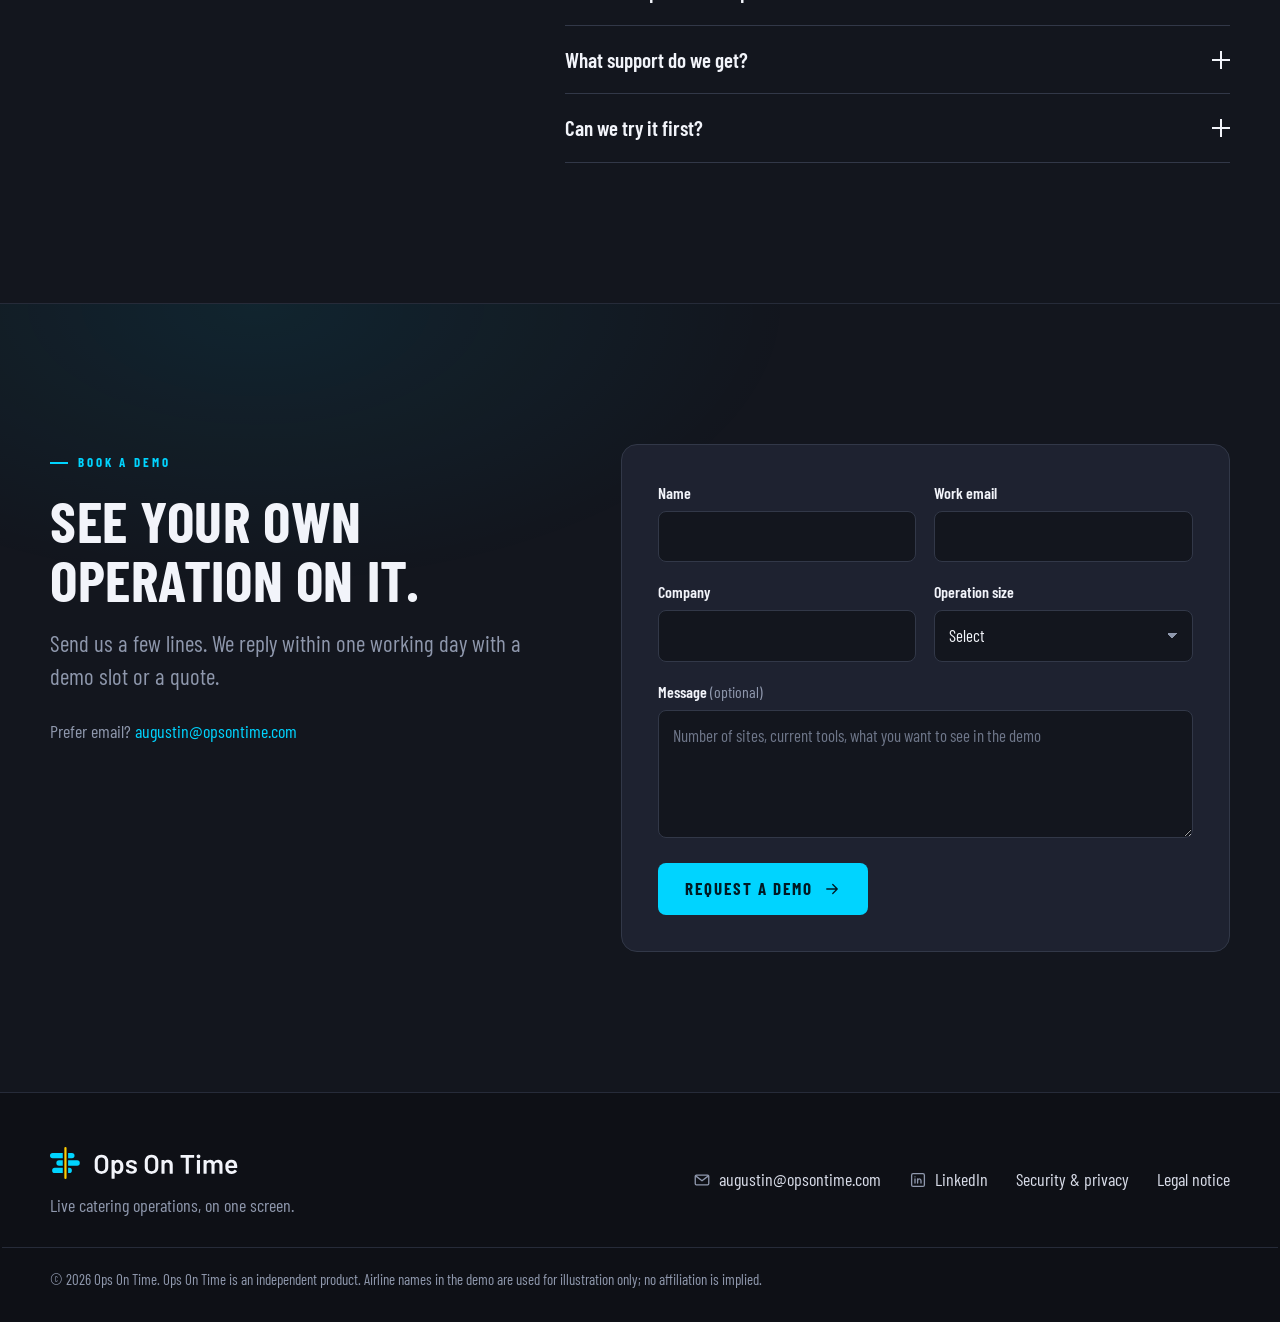
<file: docs/index.html>
<!doctype html>
<html lang="en" class="no-js">
<head>
<meta charset="utf-8">
<meta name="viewport" content="width=device-width, initial-scale=1">
<title>Ops On Time | Live catering operations, on one screen</title>
<meta name="description" content="A real-time board for airline catering: live estimated ETA and ETD from flight tracking, sealing and truck slots that adjust on their own, in your own private workspace.">
<link rel="canonical" href="https://opsontime.com/">
<meta name="theme-color" content="#13161e">
<meta name="color-scheme" content="dark">
<link rel="icon" href="favicon.svg" type="image/svg+xml">
<link rel="apple-touch-icon" href="assets/brand/logo-mark.png">
<link rel="preload" href="assets/fonts/barlow-condensed-700.woff2" as="font" type="font/woff2" crossorigin>
<link rel="preload" href="assets/fonts/barlow-condensed-400.woff2" as="font" type="font/woff2" crossorigin>
<link rel="preload" href="assets/fonts/share-tech-mono-400.woff2" as="font" type="font/woff2" crossorigin>
<link rel="stylesheet" href="assets/site.css">
<meta property="og:type" content="website">
<meta property="og:site_name" content="Ops On Time">
<meta property="og:title" content="Ops On Time | Live catering operations, on one screen">
<meta property="og:description" content="A real-time board for airline catering: live estimated ETA and ETD from flight tracking, sealing and truck slots that adjust on their own, in your own private workspace.">
<meta property="og:url" content="https://opsontime.com/">
<meta property="og:image" content="https://opsontime.com/assets/og-image.png">
<meta property="og:image:width" content="1200">
<meta property="og:image:height" content="630">
<meta property="og:image:alt" content="Ops On Time live operations board with the NOW line and colour-coded flight milestones">
<meta name="twitter:card" content="summary_large_image">
<meta name="twitter:title" content="Ops On Time | Live catering operations, on one screen">
<meta name="twitter:description" content="A real-time board for airline catering: live estimated ETA and ETD from flight tracking, sealing and truck slots that adjust on their own, in your own private workspace.">
<meta name="twitter:image" content="https://opsontime.com/assets/og-image.png">
<script type="application/ld+json">{"@context":"https://schema.org","@type":"SoftwareApplication","name":"Ops On Time","applicationCategory":"BusinessApplication","applicationSubCategory":"Airline catering operations","operatingSystem":"Web browser","description":"A real-time board for airline catering: live estimated ETA and ETD from flight tracking, sealing and truck slots that adjust on their own, in your own private workspace.","url":"https://opsontime.com/","image":"https://opsontime.com/assets/og-image.png"}</script>
<script id="site-config" type="application/json">{"name":"Ops On Time","email":"augustin@opsontime.com","cta":{"success":"Thanks, your request has been sent. I'll get back to you within one business day.","error":"Sending failed. Please try again in a moment, or email augustin@opsontime.com directly."},"roi":{"eyebrow":"Your numbers","title":"What is one late truck worth to you?","text":"Use your own numbers. This is an estimate, not a promise.","defaults":{"flightsPerDay":30,"incidentsPerMonth":6,"costPerIncident":800,"avoidablePct":25},"currency":"$","disclaimer":"Estimate only. The avoidable share is an assumption you control. Ops On Time does not guarantee a specific reduction."},"copilot":{"questions":["What leaves in the next 2 hours?","Which flights are at risk?","How many Halal meals today?"]}}</script>
<script type="module" src="assets/js/main.js"></script>
</head>
<body class="">
<a class="skip-link" href="#main">Skip to content</a>

<header class="nav">
  <div class="container nav-inner">
    <a class="nav-logo" href="#top" aria-label="Ops On Time home">
      <svg class="logo" viewBox="0 0 1060 180" role="img" aria-label="Ops On Time"><g transform="scale(0.36511) translate(-282 -265)"><path fill="var(--accent, #00d4ff)" d="M479 356H323a41 41 0 0 0 0 82H479Z M561 356H619a41 41 0 0 1 0 82H561Z M479 470H421a41 41 0 0 0 0 82H479Z M561 470H700a41 41 0 0 1 0 82H561Z M479 585H356a41 41 0 0 0 0 82H479Z M561 585H578a41 41 0 0 1 0 82H561Z"/><rect fill="var(--now, #ffcc00)" x="503" y="265" width="34" height="493" rx="17"/></g><path fill="currentColor" transform="translate(243 150) scale(0.15)" d="M56 -236V-464Q56 -536 88 -591.5Q120 -647 177.5 -677.5Q235 -708 310 -708Q386 -708 443.5 -677.5Q501 -647 533 -591.5Q565 -536 565 -464V-236Q565 -163 533 -107Q501 -51 443.5 -20.5Q386 10 310 10Q235 10 177 -20.5Q119 -51 87.5 -107Q56 -163 56 -236ZM449 -232V-465Q449 -530 411 -569Q373 -608 310 -608Q248 -608 210 -569Q172 -530 172 -465V-232Q172 -168 210 -129Q248 -90 310 -90Q373 -90 411 -129Q449 -168 449 -232ZM1134 -254Q1134 -183 1117 -132Q1095 -66 1046.5 -29Q998 8 924 8Q853 8 810 -43Q808 -45 806 -44Q804 -43 804 -40V177Q804 182 800.5 185.5Q797 189 792 189H700Q695 189 691.5 185.5Q688 182 688 177V-499Q688 -504 691.5 -507.5Q695 -511 700 -511H792Q797 -511 800.5 -507.5Q804 -504 804 -499V-469Q804 -466 806 -465Q808 -464 810 -467Q854 -519 925 -519Q996 -519 1045 -482Q1094 -445 1116 -379Q1134 -328 1134 -254ZM1016 -256Q1016 -329 992 -371Q964 -420 907 -420Q855 -420 829 -372Q806 -333 806 -256Q806 -177 831 -136Q857 -92 906 -92Q959 -92 986 -134Q1016 -180 1016 -256ZM1226 -136V-145Q1226 -150 1229.5 -153.5Q1233 -157 1238 -157H1326Q1331 -157 1334.5 -153.5Q1338 -150 1338 -145V-143Q1338 -118 1365.5 -99.5Q1393 -81 1435 -81Q1475 -81 1500 -97.5Q1525 -114 1525 -139Q1525 -162 1504.5 -173.5Q1484 -185 1438 -198L1400 -210Q1349 -225 1314 -242Q1279 -259 1255 -288.5Q1231 -318 1231 -364Q1231 -434 1286 -475.5Q1341 -517 1431 -517Q1492 -517 1538 -497.5Q1584 -478 1609 -443.5Q1634 -409 1634 -365Q1634 -360 1630.5 -356.5Q1627 -353 1622 -353H1537Q1532 -353 1528.5 -356.5Q1525 -360 1525 -365Q1525 -391 1499.5 -408.5Q1474 -426 1430 -426Q1391 -426 1366.5 -411.5Q1342 -397 1342 -371Q1342 -347 1365.5 -334.5Q1389 -322 1444 -307L1466 -301Q1519 -285 1555 -268.5Q1591 -252 1616 -222.5Q1641 -193 1641 -146Q1641 -75 1585 -34.5Q1529 6 1436 6Q1373 6 1325.5 -12.5Q1278 -31 1252 -63.5Q1226 -96 1226 -136ZM1933 -236V-464Q1933 -536 1965 -591.5Q1997 -647 2054.5 -677.5Q2112 -708 2187 -708Q2263 -708 2320.5 -677.5Q2378 -647 2410 -591.5Q2442 -536 2442 -464V-236Q2442 -163 2410 -107Q2378 -51 2320.5 -20.5Q2263 10 2187 10Q2112 10 2054 -20.5Q1996 -51 1964.5 -107Q1933 -163 1933 -236ZM2326 -232V-465Q2326 -530 2288 -569Q2250 -608 2187 -608Q2125 -608 2087 -569Q2049 -530 2049 -465V-232Q2049 -168 2087 -129Q2125 -90 2187 -90Q2250 -90 2288 -129Q2326 -168 2326 -232ZM2983 -340V-12Q2983 -7 2979.5 -3.5Q2976 0 2971 0H2879Q2874 0 2870.5 -3.5Q2867 -7 2867 -12V-316Q2867 -362 2841 -390.5Q2815 -419 2772 -419Q2729 -419 2702.5 -391Q2676 -363 2676 -317V-12Q2676 -7 2672.5 -3.5Q2669 0 2664 0H2572Q2567 0 2563.5 -3.5Q2560 -7 2560 -12V-499Q2560 -504 2563.5 -507.5Q2567 -511 2572 -511H2664Q2669 -511 2672.5 -507.5Q2676 -504 2676 -499V-467Q2676 -464 2678 -463Q2680 -462 2681 -465Q2722 -519 2805 -519Q2886 -519 2934.5 -471Q2983 -423 2983 -340ZM3787 -688V-611Q3787 -606 3783.5 -602.5Q3780 -599 3775 -599H3591Q3586 -599 3586 -594V-12Q3586 -7 3582.5 -3.5Q3579 0 3574 0H3482Q3477 0 3473.5 -3.5Q3470 -7 3470 -12V-594Q3470 -599 3465 -599H3288Q3283 -599 3279.5 -602.5Q3276 -606 3276 -611V-688Q3276 -693 3279.5 -696.5Q3283 -700 3288 -700H3775Q3780 -700 3783.5 -696.5Q3787 -693 3787 -688ZM3878 -652Q3878 -683 3898 -703Q3918 -723 3949 -723Q3980 -723 4000 -703Q4020 -683 4020 -652Q4020 -621 4000 -601Q3980 -581 3949 -581Q3918 -581 3898 -601Q3878 -621 3878 -652ZM3889 -12V-500Q3889 -505 3892.5 -508.5Q3896 -512 3901 -512H3993Q3998 -512 4001.5 -508.5Q4005 -505 4005 -500V-12Q4005 -7 4001.5 -3.5Q3998 0 3993 0H3901Q3896 0 3892.5 -3.5Q3889 -7 3889 -12ZM4849 -343V-12Q4849 -7 4845.5 -3.5Q4842 0 4837 0H4746Q4741 0 4737.5 -3.5Q4734 -7 4734 -12V-319Q4734 -365 4709.5 -392Q4685 -419 4644 -419Q4603 -419 4577 -392Q4551 -365 4551 -320V-12Q4551 -7 4547.5 -3.5Q4544 0 4539 0H4448Q4443 0 4439.5 -3.5Q4436 -7 4436 -12V-319Q4436 -365 4411 -392Q4386 -419 4345 -419Q4307 -419 4282.5 -397Q4258 -375 4254 -337V-12Q4254 -7 4250.5 -3.5Q4247 0 4242 0H4150Q4145 0 4141.5 -3.5Q4138 -7 4138 -12V-499Q4138 -504 4141.5 -507.5Q4145 -511 4150 -511H4242Q4247 -511 4250.5 -507.5Q4254 -504 4254 -499V-466Q4254 -463 4256 -462Q4258 -461 4260 -464Q4282 -492 4314.5 -505.5Q4347 -519 4387 -519Q4436 -519 4473 -499Q4510 -479 4530 -441Q4533 -437 4537 -441Q4559 -481 4598 -500Q4637 -519 4685 -519Q4762 -519 4805.5 -472.5Q4849 -426 4849 -343ZM5402 -257 5401 -226Q5401 -214 5389 -214H5076Q5071 -214 5071 -209Q5074 -176 5080 -164Q5104 -92 5197 -91Q5265 -91 5305 -147Q5309 -153 5315 -153Q5319 -153 5322 -150L5384 -99Q5393 -92 5387 -83Q5356 -39 5304.5 -15Q5253 9 5190 9Q5112 9 5057.5 -26Q5003 -61 4978 -124Q4955 -178 4955 -274Q4955 -332 4967 -368Q4987 -438 5042.5 -478.5Q5098 -519 5176 -519Q5373 -519 5398 -313Q5402 -288 5402 -257ZM5080 -349Q5074 -332 5072 -305Q5070 -300 5076 -300H5279Q5284 -300 5284 -305Q5282 -330 5278 -343Q5269 -379 5242.5 -399Q5216 -419 5176 -419Q5139 -419 5114.5 -400.5Q5090 -382 5080 -349Z"/></svg>
    </a>
    <nav class="nav-menu" id="nav-menu" aria-label="Main">
      <ul>
        <li><a href="#demo">Demo</a></li><li><a href="#live-slots">Live slots</a></li><li><a href="#config">Config</a></li><li><a href="#privacy">Privacy</a></li><li><a href="#pricing">Pricing</a></li><li><a href="#faq">FAQ</a></li>
      </ul>
      <a class="btn btn--primary btn--sm nav-cta-mobile" href="#contact">Book a demo</a>
    </nav>
    <a class="btn btn--primary btn--sm nav-cta" href="#contact">Book a demo</a>
    <button class="nav-toggle" type="button" aria-expanded="false" aria-controls="nav-menu" aria-label="Open menu">
      <span></span><span></span>
    </button>
  </div>
</header>
<main id="main">
<section class="hero" id="top" aria-labelledby="hero-title">
  <div class="hero-grid-bg" aria-hidden="true"></div>
  <div class="container hero-inner">
    <div class="hero-copy">
      <p class="eyebrow eyebrow--live"><span class="live-dot" aria-hidden="true"></span>Live operations board for airline catering</p>
      <h1 class="h1 hero-title" id="hero-title"><span class="hero-line">Every flight.</span> <span class="hero-line">Every milestone.</span> <span class="hero-line is-accent">One screen.</span></h1>
      <p class="lead hero-sub">ETA, sealing, truck departure and ETD on one live board. Arrival and departure estimates follow live flight tracking, and your slots adjust on their own. The kitchen, the dispatch desk and the ramp all see the same clock.</p>
      <div class="hero-ctas">
        <a class="btn btn--primary" href="#contact">Book a demo</a>
        <a class="btn btn--ghost" href="#demo"><svg class="ico" viewBox="0 0 24 24" width="24" height="24" fill="none" stroke="currentColor" stroke-width="1.75" stroke-linecap="round" stroke-linejoin="round" aria-hidden="true" focusable="false"><path d="M7 5v14l11-7z"/></svg>Try the live demo</a>
      </div>
    </div>
    <div class="hero-visual" aria-hidden="true">
      <div class="hv-card">
        <div class="hv-top">
          <span class="hv-logo"><svg class="logo" viewBox="0 0 1060 180" role="img" aria-label="Ops On Time"><g transform="scale(0.36511) translate(-282 -265)"><path fill="var(--accent, #00d4ff)" d="M479 356H323a41 41 0 0 0 0 82H479Z M561 356H619a41 41 0 0 1 0 82H561Z M479 470H421a41 41 0 0 0 0 82H479Z M561 470H700a41 41 0 0 1 0 82H561Z M479 585H356a41 41 0 0 0 0 82H479Z M561 585H578a41 41 0 0 1 0 82H561Z"/><rect fill="var(--now, #ffcc00)" x="503" y="265" width="34" height="493" rx="17"/></g><path fill="currentColor" transform="translate(243 150) scale(0.15)" d="M56 -236V-464Q56 -536 88 -591.5Q120 -647 177.5 -677.5Q235 -708 310 -708Q386 -708 443.5 -677.5Q501 -647 533 -591.5Q565 -536 565 -464V-236Q565 -163 533 -107Q501 -51 443.5 -20.5Q386 10 310 10Q235 10 177 -20.5Q119 -51 87.5 -107Q56 -163 56 -236ZM449 -232V-465Q449 -530 411 -569Q373 -608 310 -608Q248 -608 210 -569Q172 -530 172 -465V-232Q172 -168 210 -129Q248 -90 310 -90Q373 -90 411 -129Q449 -168 449 -232ZM1134 -254Q1134 -183 1117 -132Q1095 -66 1046.5 -29Q998 8 924 8Q853 8 810 -43Q808 -45 806 -44Q804 -43 804 -40V177Q804 182 800.5 185.5Q797 189 792 189H700Q695 189 691.5 185.5Q688 182 688 177V-499Q688 -504 691.5 -507.5Q695 -511 700 -511H792Q797 -511 800.5 -507.5Q804 -504 804 -499V-469Q804 -466 806 -465Q808 -464 810 -467Q854 -519 925 -519Q996 -519 1045 -482Q1094 -445 1116 -379Q1134 -328 1134 -254ZM1016 -256Q1016 -329 992 -371Q964 -420 907 -420Q855 -420 829 -372Q806 -333 806 -256Q806 -177 831 -136Q857 -92 906 -92Q959 -92 986 -134Q1016 -180 1016 -256ZM1226 -136V-145Q1226 -150 1229.5 -153.5Q1233 -157 1238 -157H1326Q1331 -157 1334.5 -153.5Q1338 -150 1338 -145V-143Q1338 -118 1365.5 -99.5Q1393 -81 1435 -81Q1475 -81 1500 -97.5Q1525 -114 1525 -139Q1525 -162 1504.5 -173.5Q1484 -185 1438 -198L1400 -210Q1349 -225 1314 -242Q1279 -259 1255 -288.5Q1231 -318 1231 -364Q1231 -434 1286 -475.5Q1341 -517 1431 -517Q1492 -517 1538 -497.5Q1584 -478 1609 -443.5Q1634 -409 1634 -365Q1634 -360 1630.5 -356.5Q1627 -353 1622 -353H1537Q1532 -353 1528.5 -356.5Q1525 -360 1525 -365Q1525 -391 1499.5 -408.5Q1474 -426 1430 -426Q1391 -426 1366.5 -411.5Q1342 -397 1342 -371Q1342 -347 1365.5 -334.5Q1389 -322 1444 -307L1466 -301Q1519 -285 1555 -268.5Q1591 -252 1616 -222.5Q1641 -193 1641 -146Q1641 -75 1585 -34.5Q1529 6 1436 6Q1373 6 1325.5 -12.5Q1278 -31 1252 -63.5Q1226 -96 1226 -136ZM1933 -236V-464Q1933 -536 1965 -591.5Q1997 -647 2054.5 -677.5Q2112 -708 2187 -708Q2263 -708 2320.5 -677.5Q2378 -647 2410 -591.5Q2442 -536 2442 -464V-236Q2442 -163 2410 -107Q2378 -51 2320.5 -20.5Q2263 10 2187 10Q2112 10 2054 -20.5Q1996 -51 1964.5 -107Q1933 -163 1933 -236ZM2326 -232V-465Q2326 -530 2288 -569Q2250 -608 2187 -608Q2125 -608 2087 -569Q2049 -530 2049 -465V-232Q2049 -168 2087 -129Q2125 -90 2187 -90Q2250 -90 2288 -129Q2326 -168 2326 -232ZM2983 -340V-12Q2983 -7 2979.5 -3.5Q2976 0 2971 0H2879Q2874 0 2870.5 -3.5Q2867 -7 2867 -12V-316Q2867 -362 2841 -390.5Q2815 -419 2772 -419Q2729 -419 2702.5 -391Q2676 -363 2676 -317V-12Q2676 -7 2672.5 -3.5Q2669 0 2664 0H2572Q2567 0 2563.5 -3.5Q2560 -7 2560 -12V-499Q2560 -504 2563.5 -507.5Q2567 -511 2572 -511H2664Q2669 -511 2672.5 -507.5Q2676 -504 2676 -499V-467Q2676 -464 2678 -463Q2680 -462 2681 -465Q2722 -519 2805 -519Q2886 -519 2934.5 -471Q2983 -423 2983 -340ZM3787 -688V-611Q3787 -606 3783.5 -602.5Q3780 -599 3775 -599H3591Q3586 -599 3586 -594V-12Q3586 -7 3582.5 -3.5Q3579 0 3574 0H3482Q3477 0 3473.5 -3.5Q3470 -7 3470 -12V-594Q3470 -599 3465 -599H3288Q3283 -599 3279.5 -602.5Q3276 -606 3276 -611V-688Q3276 -693 3279.5 -696.5Q3283 -700 3288 -700H3775Q3780 -700 3783.5 -696.5Q3787 -693 3787 -688ZM3878 -652Q3878 -683 3898 -703Q3918 -723 3949 -723Q3980 -723 4000 -703Q4020 -683 4020 -652Q4020 -621 4000 -601Q3980 -581 3949 -581Q3918 -581 3898 -601Q3878 -621 3878 -652ZM3889 -12V-500Q3889 -505 3892.5 -508.5Q3896 -512 3901 -512H3993Q3998 -512 4001.5 -508.5Q4005 -505 4005 -500V-12Q4005 -7 4001.5 -3.5Q3998 0 3993 0H3901Q3896 0 3892.5 -3.5Q3889 -7 3889 -12ZM4849 -343V-12Q4849 -7 4845.5 -3.5Q4842 0 4837 0H4746Q4741 0 4737.5 -3.5Q4734 -7 4734 -12V-319Q4734 -365 4709.5 -392Q4685 -419 4644 -419Q4603 -419 4577 -392Q4551 -365 4551 -320V-12Q4551 -7 4547.5 -3.5Q4544 0 4539 0H4448Q4443 0 4439.5 -3.5Q4436 -7 4436 -12V-319Q4436 -365 4411 -392Q4386 -419 4345 -419Q4307 -419 4282.5 -397Q4258 -375 4254 -337V-12Q4254 -7 4250.5 -3.5Q4247 0 4242 0H4150Q4145 0 4141.5 -3.5Q4138 -7 4138 -12V-499Q4138 -504 4141.5 -507.5Q4145 -511 4150 -511H4242Q4247 -511 4250.5 -507.5Q4254 -504 4254 -499V-466Q4254 -463 4256 -462Q4258 -461 4260 -464Q4282 -492 4314.5 -505.5Q4347 -519 4387 -519Q4436 -519 4473 -499Q4510 -479 4530 -441Q4533 -437 4537 -441Q4559 -481 4598 -500Q4637 -519 4685 -519Q4762 -519 4805.5 -472.5Q4849 -426 4849 -343ZM5402 -257 5401 -226Q5401 -214 5389 -214H5076Q5071 -214 5071 -209Q5074 -176 5080 -164Q5104 -92 5197 -91Q5265 -91 5305 -147Q5309 -153 5315 -153Q5319 -153 5322 -150L5384 -99Q5393 -92 5387 -83Q5356 -39 5304.5 -15Q5253 9 5190 9Q5112 9 5057.5 -26Q5003 -61 4978 -124Q4955 -178 4955 -274Q4955 -332 4967 -368Q4987 -438 5042.5 -478.5Q5098 -519 5176 -519Q5373 -519 5398 -313Q5402 -288 5402 -257ZM5080 -349Q5074 -332 5072 -305Q5070 -300 5076 -300H5279Q5284 -300 5284 -305Q5282 -330 5278 -343Q5269 -379 5242.5 -399Q5216 -419 5176 -419Q5139 -419 5114.5 -400.5Q5090 -382 5080 -349Z"/></svg></span>
          <span class="hv-clock mono">10:40</span>
          <span class="hv-live mono"><span class="live-dot"></span>LIVE</span>
        </div>
        <div class="hv-legend mono">
          <span class="c-eta">ETA</span><span class="c-seal">Sealing</span><span class="c-truck">Truck</span><span class="c-etd">ETD</span>
        </div>
        <div class="hv-view">
          <div class="hv-track"></div>
          <div class="hv-now"><span class="hv-now-lbl mono">NOW 10:40</span></div>
        </div>
      </div>
    </div>
  </div>
</section>

<div class="proof-strip" role="list" aria-label="In production today">
  <div class="container proof-strip-inner">
    <div class="ps-item" role="listitem"><span class="ps-val">~50</span><span class="ps-lbl">daily users</span></div><div class="ps-item" role="listitem"><span class="ps-val">Multi-site</span><span class="ps-lbl">one board, several locations</span></div><div class="ps-item" role="listitem"><span class="ps-val">4</span><span class="ps-lbl">milestones tracked per flight</span></div><div class="ps-item" role="listitem"><span class="ps-val">Live</span><span class="ps-lbl">at a major international hub</span></div>
  </div>
</div>

<section class="section problem" id="problem" aria-labelledby="problem-title">
  <div class="container">
    <div class="section-head reveal">
      <p class="eyebrow">The problem</p>
      <h2 class="h2" id="problem-title">Today, the ramp runs on group chats.</h2>
      
    </div>
    <ol class="problem-list">
      <li class="problem-item reveal" style="--d:0ms">
        <span class="problem-ic"><svg class="ico" viewBox="0 0 24 24" width="24" height="24" fill="none" stroke="currentColor" stroke-width="1.75" stroke-linecap="round" stroke-linejoin="round" aria-hidden="true" focusable="false"><rect x="4" y="3.5" width="16" height="17" rx="1.5"/><path d="M4 9h16M4 14.5h16M10 3.5v17"/></svg></span>
        <div><h3 class="h3">The plan is out of date by 7am</h3><p>Someone updated it at 6am. Nobody on the floor has opened it since.</p></div>
      </li><li class="problem-item reveal" style="--d:90ms">
        <span class="problem-ic"><svg class="ico" viewBox="0 0 24 24" width="24" height="24" fill="none" stroke="currentColor" stroke-width="1.75" stroke-linecap="round" stroke-linejoin="round" aria-hidden="true" focusable="false"><path d="M4 5.5h16v10H10l-4.5 4v-4H4z"/><path d="M8 10.5h.01M12 10.5h.01M16 10.5h.01"/></svg></span>
        <div><h3 class="h3">Changes travel by WhatsApp and radio</h3><p>A new ETA lands in one chat, the truck driver reads another.</p></div>
      </li><li class="problem-item reveal" style="--d:180ms">
        <span class="problem-ic"><svg class="ico" viewBox="0 0 24 24" width="24" height="24" fill="none" stroke="currentColor" stroke-width="1.75" stroke-linecap="round" stroke-linejoin="round" aria-hidden="true" focusable="false"><path d="M2.5 6.5h11v9h-11zM13.5 9.5h4l3 3.5v2.5h-7z"/><circle cx="6.5" cy="17.5" r="1.8"/><circle cx="17" cy="17.5" r="1.8"/></svg></span>
        <div><h3 class="h3">A truck leaves 20 minutes off</h3><p>Too early, the meals wait on the tarmac. Too late, the aircraft waits for you.</p></div>
      </li>
    </ol>
  </div>
</section>

<section class="section demo" id="demo" aria-labelledby="demo-title">
  <div class="container">
    <div class="section-head section-head--center reveal">
      <p class="eyebrow">Interactive demo</p>
      <h2 class="h2" id="demo-title">Don&#39;t take our word for it. Run the board.</h2>
      <p class="lead">Click a flight, filter by milestone, trigger a sealing alert or switch to the TV view. Sample data, fictional hub.</p>
    </div>
    <div class="demo-stage">
      <div class="db-host" data-dashboard data-start="10:40">
        <noscript><p class="db-noscript">The interactive demo needs JavaScript.</p></noscript>
      </div>
    </div>
    <div class="demo-share">
      <p class="demo-note">Sample schedule. Flight numbers and times are fictional. ETA and ETD marked Live are live estimates.</p>
      <div class="demo-share-links">
        <a class="link-btn" href="demo/"><svg class="ico" viewBox="0 0 24 24" width="24" height="24" fill="none" stroke="currentColor" stroke-width="1.75" stroke-linecap="round" stroke-linejoin="round" aria-hidden="true" focusable="false"><path d="M4 9V4h5M20 9V4h-5M4 15v5h5M20 15v5h-5"/></svg><span>Open full screen</span></a>
        <button type="button" class="link-btn" data-copy-link="demo/"><svg class="ico" viewBox="0 0 24 24" width="24" height="24" fill="none" stroke="currentColor" stroke-width="1.75" stroke-linecap="round" stroke-linejoin="round" aria-hidden="true" focusable="false"><path d="M10 14a4 4 0 0 0 5.7 0l3-3a4 4 0 0 0-5.7-5.7l-1 1"/><path d="M14 10a4 4 0 0 0-5.7 0l-3 3a4 4 0 0 0 5.7 5.7l1-1"/></svg><span>Copy link</span></button>
      </div>
    </div>
  </div>
</section>

<section class="section lslots" id="live-slots" aria-labelledby="ls-title">
  <div class="container lslots-grid">
    <div class="lslots-copy reveal">
      <p class="eyebrow">Live slots</p>
      <h2 class="h2" id="ls-title">Slots that move with the aircraft.</h2>
      <p class="lead">Ops On Time follows each inbound aircraft with live flight tracking. When the live estimated ETA moves, the estimated departure, the Box Time slot and the truck departure move with it. Nobody has to call the kitchen.</p>
      <ul class="ticks">
        <li><svg class="ico" viewBox="0 0 24 24" width="24" height="24" fill="none" stroke="currentColor" stroke-width="1.75" stroke-linecap="round" stroke-linejoin="round" aria-hidden="true" focusable="false"><path d="m5 12.5 4.5 4.5L19 7.5"/></svg><span>Live estimated ETA and ETD, refreshed from live aircraft tracking (ADS-B)</span></li><li><svg class="ico" viewBox="0 0 24 24" width="24" height="24" fill="none" stroke="currentColor" stroke-width="1.75" stroke-linecap="round" stroke-linejoin="round" aria-hidden="true" focusable="false"><path d="m5 12.5 4.5 4.5L19 7.5"/></svg><span>Box Time and truck slots recalculated from your own timing rules</span></li><li><svg class="ico" viewBox="0 0 24 24" width="24" height="24" fill="none" stroke="currentColor" stroke-width="1.75" stroke-linecap="round" stroke-linejoin="round" aria-hidden="true" focusable="false"><path d="m5 12.5 4.5 4.5L19 7.5"/></svg><span>The change shows on every screen at once, with an alert if a slot gets tight</span></li>
      </ul>
      <p class="honesty">Live estimates are computed from the real position of the aircraft. They are not official airline schedules and can move as the flight progresses.</p>
    </div>
    <div class="ls-card reveal" data-live-slots>
      <div class="ls-top">
        <span class="ls-flight"><span class="ls-dot" aria-hidden="true"></span><span class="mono">EK 230</span><span class="ls-al">Emirates · inbound</span></span>
        <span class="ls-badge mono" data-badge><span class="ls-pulse" aria-hidden="true"></span><span data-badge-txt>Live</span></span>
      </div>
      <div class="ls-map">
        <svg viewBox="0 0 560 210" role="img" aria-label="Map: the inbound aircraft flies along an arc towards the airport">
          <defs>
            <pattern id="ls-grid" width="28" height="28" patternUnits="userSpaceOnUse"><path d="M28 0H0V28" fill="none" stroke="#262b39" stroke-width="1"/></pattern>
          </defs>
          <rect width="560" height="210" fill="url(#ls-grid)"/>
          <circle cx="516" cy="160" r="44" class="ls-ring"/>
          <circle cx="516" cy="160" r="88" class="ls-ring"/>
          <path d="M36 176 Q 270 -18 516 160" class="ls-route" data-route/>
          <path d="M36 176 Q 270 -18 516 160" class="ls-done" data-done/>
          <circle cx="36" cy="176" r="4" class="ls-origin"/>
          <g class="ls-apt"><circle cx="516" cy="160" r="7"/><circle cx="516" cy="160" r="2.5"/></g>
          <text x="516" y="196" text-anchor="middle" class="ls-apt-lbl">HUB</text>
          <g class="ls-plane" data-plane><g transform="translate(-14 -14) scale(1.15)" fill="#13161e" stroke="currentColor" stroke-width="1.6" stroke-linejoin="round"><path d="M10.5 13.5 3 11l1.5-1.5 7.5 1L16.5 6a2 2 0 0 1 3 3L15 13.5l1 7.5-1.5 1.5-2.5-7.5L9 18v2.5L7.5 22 6 18l-4-1.5 1.5-1.5H6z"/></g></g>
        </svg>
        <p class="ls-clock mono"><span data-clock>07:00</span><span class="ls-speed">sample flight · time ×12</span></p>
      </div>
      <div class="ls-eta">
        <div>
          <p class="ls-k">Live estimated ETA</p>
          <p class="ls-eta-time mono" data-eta>07:55</p>
        </div>
        <div class="ls-eta-right">
          <p class="ls-count mono" data-count>in 55 min</p>
          <p class="ls-src mono"><span data-ping>Position updated 1 s ago</span> · live aircraft tracking (ADS-B)</p>
        </div>
      </div>
      <ul class="ls-slots">
        <li class="ls-slot" data-slot="eta" style="--c:var(--eta)">
          <span class="ls-slot-lbl">ETA<span class="ls-livetag mono"><span class="ls-pulse" aria-hidden="true"></span>Live</span></span>
          <span class="ls-slot-time mono" data-time>--:--</span>
          <span class="ls-slot-sub mono" data-sub></span>
        </li>
        <li class="ls-slot" data-slot="box" style="--c:var(--western)">
          <span class="ls-slot-lbl">Box Time</span>
          <span class="ls-slot-time mono" data-time>--:--</span>
          <span class="ls-slot-sub mono" data-sub></span>
        </li>
        <li class="ls-slot" data-slot="truck" style="--c:var(--truck)">
          <span class="ls-slot-lbl">Truck departure</span>
          <span class="ls-slot-time mono" data-time>--:--</span>
          <span class="ls-slot-sub mono" data-sub></span>
        </li>
        <li class="ls-slot" data-slot="etd" style="--c:var(--etd)">
          <span class="ls-slot-lbl">ETD<span class="ls-livetag mono"><span class="ls-pulse" aria-hidden="true"></span>Live</span></span>
          <span class="ls-slot-time mono" data-time>--:--</span>
          <span class="ls-slot-sub mono" data-sub></span>
        </li>
      </ul>
      <div class="ls-track" aria-hidden="true">
        <div class="ls-axis mono"></div>
        <span class="ls-now" data-now></span>
        <span class="ls-mk" data-mk="eta" style="--c:var(--eta)"></span>
        <span class="ls-mk" data-mk="box" style="--c:var(--western)"></span>
        <span class="ls-mk" data-mk="truck" style="--c:var(--truck)"></span>
        <span class="ls-mk" data-mk="etd" style="--c:var(--etd)"></span>
      </div>
      <div class="ls-actions">
        <button type="button" class="btn btn--primary btn--sm" data-delay><svg class="ico" viewBox="0 0 24 24" width="24" height="24" fill="none" stroke="currentColor" stroke-width="1.75" stroke-linecap="round" stroke-linejoin="round" aria-hidden="true" focusable="false"><circle cx="12" cy="12" r="8.5"/><path d="M12 7.5V12l3 2"/></svg>Simulate a delay</button>
        <button type="button" class="btn btn--ghost btn--sm" data-reset disabled><svg class="ico" viewBox="0 0 24 24" width="24" height="24" fill="none" stroke="currentColor" stroke-width="1.75" stroke-linecap="round" stroke-linejoin="round" aria-hidden="true" focusable="false"><path d="M4.5 12a7.5 7.5 0 1 0 2.2-5.3"/><path d="M4.5 4.5v4h4"/></svg>Reset</button>
      </div>
      <p class="ls-rule mono">Rules: ground time 2h30 · Box Time = ETD − 2h00 · Truck = ETD − 1h15</p>
      <p class="sr-only" role="status" aria-live="polite" data-announce></p>
    </div>
  </div>
</section>

<section class="section cpanel" id="config" aria-labelledby="cp-title">
  <div class="container">
    <div class="section-head reveal">
      <p class="eyebrow">Config panel<span class="tag-early mono">Early access</span></p>
      <h2 class="h2" id="cp-title">Your operation, your rules.</h2>
      <p class="lead">Your flights, timings and alerts live in your own online workspace. Edit them in a simple panel and the board follows at once. Try it: add a flight or move a rule.</p>
    </div>
    <div class="cp reveal" data-config-panel>
      <div class="cp-panel">
        <div class="cp-top">
          <span class="cp-ws mono"><svg class="logo" viewBox="0 0 1060 180" role="img" aria-label="Ops On Time"><g transform="scale(0.36511) translate(-282 -265)"><path fill="var(--accent, #00d4ff)" d="M479 356H323a41 41 0 0 0 0 82H479Z M561 356H619a41 41 0 0 1 0 82H561Z M479 470H421a41 41 0 0 0 0 82H479Z M561 470H700a41 41 0 0 1 0 82H561Z M479 585H356a41 41 0 0 0 0 82H479Z M561 585H578a41 41 0 0 1 0 82H561Z"/><rect fill="var(--now, #ffcc00)" x="503" y="265" width="34" height="493" rx="17"/></g><path fill="currentColor" transform="translate(243 150) scale(0.15)" d="M56 -236V-464Q56 -536 88 -591.5Q120 -647 177.5 -677.5Q235 -708 310 -708Q386 -708 443.5 -677.5Q501 -647 533 -591.5Q565 -536 565 -464V-236Q565 -163 533 -107Q501 -51 443.5 -20.5Q386 10 310 10Q235 10 177 -20.5Q119 -51 87.5 -107Q56 -163 56 -236ZM449 -232V-465Q449 -530 411 -569Q373 -608 310 -608Q248 -608 210 -569Q172 -530 172 -465V-232Q172 -168 210 -129Q248 -90 310 -90Q373 -90 411 -129Q449 -168 449 -232ZM1134 -254Q1134 -183 1117 -132Q1095 -66 1046.5 -29Q998 8 924 8Q853 8 810 -43Q808 -45 806 -44Q804 -43 804 -40V177Q804 182 800.5 185.5Q797 189 792 189H700Q695 189 691.5 185.5Q688 182 688 177V-499Q688 -504 691.5 -507.5Q695 -511 700 -511H792Q797 -511 800.5 -507.5Q804 -504 804 -499V-469Q804 -466 806 -465Q808 -464 810 -467Q854 -519 925 -519Q996 -519 1045 -482Q1094 -445 1116 -379Q1134 -328 1134 -254ZM1016 -256Q1016 -329 992 -371Q964 -420 907 -420Q855 -420 829 -372Q806 -333 806 -256Q806 -177 831 -136Q857 -92 906 -92Q959 -92 986 -134Q1016 -180 1016 -256ZM1226 -136V-145Q1226 -150 1229.5 -153.5Q1233 -157 1238 -157H1326Q1331 -157 1334.5 -153.5Q1338 -150 1338 -145V-143Q1338 -118 1365.5 -99.5Q1393 -81 1435 -81Q1475 -81 1500 -97.5Q1525 -114 1525 -139Q1525 -162 1504.5 -173.5Q1484 -185 1438 -198L1400 -210Q1349 -225 1314 -242Q1279 -259 1255 -288.5Q1231 -318 1231 -364Q1231 -434 1286 -475.5Q1341 -517 1431 -517Q1492 -517 1538 -497.5Q1584 -478 1609 -443.5Q1634 -409 1634 -365Q1634 -360 1630.5 -356.5Q1627 -353 1622 -353H1537Q1532 -353 1528.5 -356.5Q1525 -360 1525 -365Q1525 -391 1499.5 -408.5Q1474 -426 1430 -426Q1391 -426 1366.5 -411.5Q1342 -397 1342 -371Q1342 -347 1365.5 -334.5Q1389 -322 1444 -307L1466 -301Q1519 -285 1555 -268.5Q1591 -252 1616 -222.5Q1641 -193 1641 -146Q1641 -75 1585 -34.5Q1529 6 1436 6Q1373 6 1325.5 -12.5Q1278 -31 1252 -63.5Q1226 -96 1226 -136ZM1933 -236V-464Q1933 -536 1965 -591.5Q1997 -647 2054.5 -677.5Q2112 -708 2187 -708Q2263 -708 2320.5 -677.5Q2378 -647 2410 -591.5Q2442 -536 2442 -464V-236Q2442 -163 2410 -107Q2378 -51 2320.5 -20.5Q2263 10 2187 10Q2112 10 2054 -20.5Q1996 -51 1964.5 -107Q1933 -163 1933 -236ZM2326 -232V-465Q2326 -530 2288 -569Q2250 -608 2187 -608Q2125 -608 2087 -569Q2049 -530 2049 -465V-232Q2049 -168 2087 -129Q2125 -90 2187 -90Q2250 -90 2288 -129Q2326 -168 2326 -232ZM2983 -340V-12Q2983 -7 2979.5 -3.5Q2976 0 2971 0H2879Q2874 0 2870.5 -3.5Q2867 -7 2867 -12V-316Q2867 -362 2841 -390.5Q2815 -419 2772 -419Q2729 -419 2702.5 -391Q2676 -363 2676 -317V-12Q2676 -7 2672.5 -3.5Q2669 0 2664 0H2572Q2567 0 2563.5 -3.5Q2560 -7 2560 -12V-499Q2560 -504 2563.5 -507.5Q2567 -511 2572 -511H2664Q2669 -511 2672.5 -507.5Q2676 -504 2676 -499V-467Q2676 -464 2678 -463Q2680 -462 2681 -465Q2722 -519 2805 -519Q2886 -519 2934.5 -471Q2983 -423 2983 -340ZM3787 -688V-611Q3787 -606 3783.5 -602.5Q3780 -599 3775 -599H3591Q3586 -599 3586 -594V-12Q3586 -7 3582.5 -3.5Q3579 0 3574 0H3482Q3477 0 3473.5 -3.5Q3470 -7 3470 -12V-594Q3470 -599 3465 -599H3288Q3283 -599 3279.5 -602.5Q3276 -606 3276 -611V-688Q3276 -693 3279.5 -696.5Q3283 -700 3288 -700H3775Q3780 -700 3783.5 -696.5Q3787 -693 3787 -688ZM3878 -652Q3878 -683 3898 -703Q3918 -723 3949 -723Q3980 -723 4000 -703Q4020 -683 4020 -652Q4020 -621 4000 -601Q3980 -581 3949 -581Q3918 -581 3898 -601Q3878 -621 3878 -652ZM3889 -12V-500Q3889 -505 3892.5 -508.5Q3896 -512 3901 -512H3993Q3998 -512 4001.5 -508.5Q4005 -505 4005 -500V-12Q4005 -7 4001.5 -3.5Q3998 0 3993 0H3901Q3896 0 3892.5 -3.5Q3889 -7 3889 -12ZM4849 -343V-12Q4849 -7 4845.5 -3.5Q4842 0 4837 0H4746Q4741 0 4737.5 -3.5Q4734 -7 4734 -12V-319Q4734 -365 4709.5 -392Q4685 -419 4644 -419Q4603 -419 4577 -392Q4551 -365 4551 -320V-12Q4551 -7 4547.5 -3.5Q4544 0 4539 0H4448Q4443 0 4439.5 -3.5Q4436 -7 4436 -12V-319Q4436 -365 4411 -392Q4386 -419 4345 -419Q4307 -419 4282.5 -397Q4258 -375 4254 -337V-12Q4254 -7 4250.5 -3.5Q4247 0 4242 0H4150Q4145 0 4141.5 -3.5Q4138 -7 4138 -12V-499Q4138 -504 4141.5 -507.5Q4145 -511 4150 -511H4242Q4247 -511 4250.5 -507.5Q4254 -504 4254 -499V-466Q4254 -463 4256 -462Q4258 -461 4260 -464Q4282 -492 4314.5 -505.5Q4347 -519 4387 -519Q4436 -519 4473 -499Q4510 -479 4530 -441Q4533 -437 4537 -441Q4559 -481 4598 -500Q4637 -519 4685 -519Q4762 -519 4805.5 -472.5Q4849 -426 4849 -343ZM5402 -257 5401 -226Q5401 -214 5389 -214H5076Q5071 -214 5071 -209Q5074 -176 5080 -164Q5104 -92 5197 -91Q5265 -91 5305 -147Q5309 -153 5315 -153Q5319 -153 5322 -150L5384 -99Q5393 -92 5387 -83Q5356 -39 5304.5 -15Q5253 9 5190 9Q5112 9 5057.5 -26Q5003 -61 4978 -124Q4955 -178 4955 -274Q4955 -332 4967 -368Q4987 -438 5042.5 -478.5Q5098 -519 5176 -519Q5373 -519 5398 -313Q5402 -288 5402 -257ZM5080 -349Q5074 -332 5072 -305Q5070 -300 5076 -300H5279Q5284 -300 5284 -305Q5282 -330 5278 -343Q5269 -379 5242.5 -399Q5216 -419 5176 -419Q5139 -419 5114.5 -400.5Q5090 -382 5080 -349Z"/></svg><span>Workspace · Sample hub</span></span>
          <span class="cp-saved mono" data-saved aria-live="polite">All changes saved</span>
        </div>
        <div class="cp-tabs" role="tablist" aria-label="Settings">
          <button type="button" role="tab" class="cp-tab" id="cp-tab-flights" aria-controls="cp-pane-flights" aria-selected="true" tabindex="0" data-tab="flights"><svg class="ico" viewBox="0 0 24 24" width="24" height="24" fill="none" stroke="currentColor" stroke-width="1.75" stroke-linecap="round" stroke-linejoin="round" aria-hidden="true" focusable="false"><path d="M10.5 13.5 3 11l1.5-1.5 7.5 1L16.5 6a2 2 0 0 1 3 3L15 13.5l1 7.5-1.5 1.5-2.5-7.5L9 18v2.5L7.5 22 6 18l-4-1.5 1.5-1.5H6z"/></svg><span>Flights</span></button><button type="button" role="tab" class="cp-tab" id="cp-tab-rules" aria-controls="cp-pane-rules" aria-selected="false" tabindex="-1" data-tab="rules"><svg class="ico" viewBox="0 0 24 24" width="24" height="24" fill="none" stroke="currentColor" stroke-width="1.75" stroke-linecap="round" stroke-linejoin="round" aria-hidden="true" focusable="false"><path d="M4 6h10M18 6h2M4 12h4M12 12h8M4 18h12"/><circle cx="16" cy="6" r="2"/><circle cx="10" cy="12" r="2"/><circle cx="18" cy="18" r="2"/></svg><span>Timing rules</span></button><button type="button" role="tab" class="cp-tab" id="cp-tab-alerts" aria-controls="cp-pane-alerts" aria-selected="false" tabindex="-1" data-tab="alerts"><svg class="ico" viewBox="0 0 24 24" width="24" height="24" fill="none" stroke="currentColor" stroke-width="1.75" stroke-linecap="round" stroke-linejoin="round" aria-hidden="true" focusable="false"><path d="M6 16V11a6 6 0 1 1 12 0v5l1.5 2h-15z"/><path d="M10 20.5a2 2 0 0 0 4 0"/></svg><span>Alerts</span></button><button type="button" role="tab" class="cp-tab" id="cp-tab-display" aria-controls="cp-pane-display" aria-selected="false" tabindex="-1" data-tab="display"><svg class="ico" viewBox="0 0 24 24" width="24" height="24" fill="none" stroke="currentColor" stroke-width="1.75" stroke-linecap="round" stroke-linejoin="round" aria-hidden="true" focusable="false"><rect x="3" y="4.5" width="18" height="12" rx="1.5"/><path d="M8.5 20h7M12 16.5V20"/></svg><span>Display</span></button>
        </div>
        <div class="cp-pane" role="tabpanel" id="cp-pane-flights" aria-labelledby="cp-tab-flights" tabindex="0"></div><div class="cp-pane" role="tabpanel" id="cp-pane-rules" aria-labelledby="cp-tab-rules" tabindex="0" hidden></div><div class="cp-pane" role="tabpanel" id="cp-pane-alerts" aria-labelledby="cp-tab-alerts" tabindex="0" hidden></div><div class="cp-pane" role="tabpanel" id="cp-pane-display" aria-labelledby="cp-tab-display" tabindex="0" hidden></div>
        <noscript><p class="cp-noscript">The interactive mockup needs JavaScript.</p></noscript>
      </div>
      <div class="cp-preview" aria-label="Board preview">
        <div class="cpv-top">
          <span class="cpv-title"><span class="live-dot" aria-hidden="true"></span>Board preview</span>
          <div class="cpv-days" role="group" aria-label="Preview day"></div>
        </div>
        <div class="cpv-legend mono" aria-hidden="true"><span class="c-eta">ETA</span><span class="c-seal">Sealing</span><span class="c-truck">Truck</span><span class="c-etd">ETD</span><span class="c-bell">Alert</span></div>
        <div class="cpv-axis mono" aria-hidden="true"></div>
        <ul class="cpv-rows"></ul>
        <div class="cpv-alert" hidden role="alert"></div>
      </div>
    </div>
    <p class="cp-note">Mockup with sample data. The online config panel is in early access.</p>
  </div>
</section>

<section class="section copilot" id="copilot" aria-labelledby="copilot-title">
  <div class="container copilot-grid">
    <div class="copilot-copy reveal">
      <p class="eyebrow">AI Copilot · MCP</p>
      <h2 class="h2" id="copilot-title">Connect your own AI via MCP.</h2>
      <p class="lead">Ops On Time plugs into the AI assistant your team already uses, through the open MCP protocol. Ask it about today&#39;s flights in plain English. It answers from your live board.</p>
      <ol class="mcp-flow" aria-label="How the connection works">
        <li class="mcp-step"><span class="mcp-ic"><svg class="ico" viewBox="0 0 24 24" width="24" height="24" fill="none" stroke="currentColor" stroke-width="1.75" stroke-linecap="round" stroke-linejoin="round" aria-hidden="true" focusable="false"><path d="M4 4v16M4 8h9M4 13h14M4 18h6"/><circle cx="4" cy="11" r="0.5"/></svg></span><span>Ops On Time data</span></li><li class="mcp-step is-mid"><span class="mcp-ic"><svg class="ico" viewBox="0 0 24 24" width="24" height="24" fill="none" stroke="currentColor" stroke-width="1.75" stroke-linecap="round" stroke-linejoin="round" aria-hidden="true" focusable="false"><path d="M10 14a4 4 0 0 0 5.7 0l3-3a4 4 0 0 0-5.7-5.7l-1 1"/><path d="M14 10a4 4 0 0 0-5.7 0l-3 3a4 4 0 0 0 5.7 5.7l1-1"/></svg></span><span>MCP connection</span></li><li class="mcp-step"><span class="mcp-ic"><svg class="ico" viewBox="0 0 24 24" width="24" height="24" fill="none" stroke="currentColor" stroke-width="1.75" stroke-linecap="round" stroke-linejoin="round" aria-hidden="true" focusable="false"><path d="M4 5.5h16v10H10l-4.5 4v-4H4z"/><path d="M8 10.5h.01M12 10.5h.01M16 10.5h.01"/></svg></span><span>Your AI assistant</span></li>
      </ol>
      <ul class="ticks">
        <li><svg class="ico" viewBox="0 0 24 24" width="24" height="24" fill="none" stroke="currentColor" stroke-width="1.75" stroke-linecap="round" stroke-linejoin="round" aria-hidden="true" focusable="false"><path d="m5 12.5 4.5 4.5L19 7.5"/></svg><span>Works with your own AI subscription. Ops On Time bills no AI costs.</span></li><li><svg class="ico" viewBox="0 0 24 24" width="24" height="24" fill="none" stroke="currentColor" stroke-width="1.75" stroke-linecap="round" stroke-linejoin="round" aria-hidden="true" focusable="false"><path d="m5 12.5 4.5 4.5L19 7.5"/></svg><span>We set up the connection for you. Setup is included.</span></li><li><svg class="ico" viewBox="0 0 24 24" width="24" height="24" fill="none" stroke="currentColor" stroke-width="1.75" stroke-linecap="round" stroke-linejoin="round" aria-hidden="true" focusable="false"><path d="m5 12.5 4.5 4.5L19 7.5"/></svg><span>The Copilot works through MCP only. Nothing extra to install on the board.</span></li>
      </ul>
    </div>
    <div class="chat-wrap reveal">
      <p class="chat-example"><svg class="ico" viewBox="0 0 24 24" width="24" height="24" fill="none" stroke="currentColor" stroke-width="1.75" stroke-linecap="round" stroke-linejoin="round" aria-hidden="true" focusable="false"><path d="M12 3v4M12 17v4M3 12h4M17 12h4M6 6l2.5 2.5M15.5 15.5 18 18M18 6l-2.5 2.5M8.5 15.5 6 18"/></svg>Example of what your own AI assistant can answer once connected</p>
      <div class="chat" data-copilot>
        <div class="chat-top">
          <span class="chat-ic"><svg class="ico" viewBox="0 0 24 24" width="24" height="24" fill="none" stroke="currentColor" stroke-width="1.75" stroke-linecap="round" stroke-linejoin="round" aria-hidden="true" focusable="false"><path d="M4 5.5h16v10H10l-4.5 4v-4H4z"/><path d="M8 10.5h.01M12 10.5h.01M16 10.5h.01"/></svg></span>
          <span class="chat-name">Your AI assistant</span>
          <span class="chat-mcp mono"><span class="live-dot" aria-hidden="true"></span>Ops On Time via MCP</span>
          <span class="chat-time mono">Board 10:40</span>
        </div>
        <div class="chat-log" role="log" aria-live="polite" aria-label="Example conversation">
          <div class="msg msg--bot"><p>Connected to Ops On Time. I can see today's <span data-count></span> flights. Ask me anything about the schedule.</p></div>
        </div>
        <div class="chat-suggest" role="group" aria-label="Suggested questions">
          <button type="button" class="chip-q" data-q="0">What leaves in the next 2 hours?</button><button type="button" class="chip-q" data-q="1">Which flights are at risk?</button><button type="button" class="chip-q" data-q="2">How many Halal meals today?</button>
        </div>
        <p class="chat-note">Scripted demo. Answers are computed from the sample schedule above.</p>
      </div>
    </div>
  </div>
</section>

<section class="section privacy" id="privacy" aria-labelledby="privacy-title">
  <div class="container">
    <div class="section-head reveal">
      <p class="eyebrow">Data &amp; privacy</p>
      <h2 class="h2" id="privacy-title">Your data stays yours.</h2>
      <p class="lead">Ops On Time is designed around five principles. They shape how the product is built, not just how it is sold.</p>
    </div>
    <ul class="principles">
      <li class="principle reveal" style="--d:0ms">
        <span class="pr-num mono">01</span>
        <span class="pr-ic"><svg class="ico" viewBox="0 0 24 24" width="24" height="24" fill="none" stroke="currentColor" stroke-width="1.75" stroke-linecap="round" stroke-linejoin="round" aria-hidden="true" focusable="false"><path d="M12 3 20 7.5v9L12 21l-8-4.5v-9z"/><path d="M4 7.5 12 12l8-4.5M12 12v9"/></svg></span>
        <h3 class="h3">Your own board</h3>
        <p>Each customer gets its own board, airline rules and configuration. A dedicated database and sub-domain per customer (for example yourcompany.opsontime.com) are being rolled out.</p>
      </li><li class="principle reveal" style="--d:80ms">
        <span class="pr-num mono">02</span>
        <span class="pr-ic"><svg class="ico" viewBox="0 0 24 24" width="24" height="24" fill="none" stroke="currentColor" stroke-width="1.75" stroke-linecap="round" stroke-linejoin="round" aria-hidden="true" focusable="false"><circle cx="12" cy="12" r="8.5"/><path d="m6 6 12 12"/></svg></span>
        <h3 class="h3">Never sold, never used to train AI</h3>
        <p>Your schedule is used to run your board. It is never resold and never used to train AI models.</p>
      </li><li class="principle reveal" style="--d:160ms">
        <span class="pr-num mono">03</span>
        <span class="pr-ic"><svg class="ico" viewBox="0 0 24 24" width="24" height="24" fill="none" stroke="currentColor" stroke-width="1.75" stroke-linecap="round" stroke-linejoin="round" aria-hidden="true" focusable="false"><rect x="5" y="10.5" width="14" height="10" rx="1.5"/><path d="M8 10.5V8a4 4 0 0 1 8 0v2.5"/></svg></span>
        <h3 class="h3">Encrypted in transit</h3>
        <p>All connections to the board use HTTPS.</p>
      </li><li class="principle reveal" style="--d:0ms">
        <span class="pr-num mono">04</span>
        <span class="pr-ic"><svg class="ico" viewBox="0 0 24 24" width="24" height="24" fill="none" stroke="currentColor" stroke-width="1.75" stroke-linecap="round" stroke-linejoin="round" aria-hidden="true" focusable="false"><circle cx="9" cy="8" r="3.2"/><path d="M3 19.5c0-3.3 2.7-5.5 6-5.5s6 2.2 6 5.5"/><path d="M15.5 4.9a3.2 3.2 0 0 1 0 6.2M17.5 14.3c2 .7 3.5 2.6 3.5 5.2"/></svg></span>
        <h3 class="h3">Roles for each user (coming)</h3>
        <p>Admin, supervisor and read-only access for TV screens are part of the upcoming online configuration panel.</p>
      </li><li class="principle reveal" style="--d:80ms">
        <span class="pr-num mono">05</span>
        <span class="pr-ic"><svg class="ico" viewBox="0 0 24 24" width="24" height="24" fill="none" stroke="currentColor" stroke-width="1.75" stroke-linecap="round" stroke-linejoin="round" aria-hidden="true" focusable="false"><path d="M12 4v11M7.5 10.5 12 15l4.5-4.5"/><path d="M4.5 19.5h15"/></svg></span>
        <h3 class="h3">Export and deletion on request</h3>
        <p>Ask for a full export of your data, or for its deletion, at any time.</p>
      </li>
      <li class="principle principle--link reveal" style="--d:160ms">
        <span class="pr-ic"><svg class="ico" viewBox="0 0 24 24" width="24" height="24" fill="none" stroke="currentColor" stroke-width="1.75" stroke-linecap="round" stroke-linejoin="round" aria-hidden="true" focusable="false"><path d="M12 3 4.5 6v5.5c0 4.6 3.2 8.2 7.5 9.5 4.3-1.3 7.5-4.9 7.5-9.5V6z"/></svg></span>
        <p>How each principle is applied: hosting, encryption, access, retention.</p>
        <a class="btn btn--ghost btn--sm" href="privacy/">Security &amp; privacy details<svg class="ico" viewBox="0 0 24 24" width="24" height="24" fill="none" stroke="currentColor" stroke-width="1.75" stroke-linecap="round" stroke-linejoin="round" aria-hidden="true" focusable="false"><path d="M5 12h14M13 6l6 6-6 6"/></svg></a>
      </li>
    </ul>
  </div>
</section>

<section class="section features" id="features" aria-labelledby="features-title">
  <div class="container">
    <div class="section-head reveal">
      <p class="eyebrow">Why teams switch</p>
      <h2 class="h2" id="features-title">What changes on day one</h2>
      
    </div>
    <ul class="feature-grid">
      <li class="feature reveal" style="--d:0ms;--tint:var(--accent)">
        <span class="feature-ic"><svg class="ico" viewBox="0 0 24 24" width="24" height="24" fill="none" stroke="currentColor" stroke-width="1.75" stroke-linecap="round" stroke-linejoin="round" aria-hidden="true" focusable="false"><path d="M4 4v16M4 8h9M4 13h14M4 18h6"/><circle cx="4" cy="11" r="0.5"/></svg></span>
        <h3 class="h3">The whole day at a glance</h3>
        <p>Every ETA, sealing, truck and ETD on one live timeline. The NOW line shows exactly where you are.</p>
      </li><li class="feature reveal" style="--d:80ms;--tint:var(--seal)">
        <span class="feature-ic"><svg class="ico" viewBox="0 0 24 24" width="24" height="24" fill="none" stroke="currentColor" stroke-width="1.75" stroke-linecap="round" stroke-linejoin="round" aria-hidden="true" focusable="false"><circle cx="12" cy="12" r="8.5"/><circle cx="12" cy="12" r="4.5"/><path d="M12 12 18 6"/></svg></span>
        <h3 class="h3">Slots that follow the aircraft</h3>
        <p>Live estimated ETA and ETD from live flight tracking. Box Time and truck slots shift on their own.</p>
      </li><li class="feature reveal" style="--d:160ms;--tint:var(--etd)">
        <span class="feature-ic"><svg class="ico" viewBox="0 0 24 24" width="24" height="24" fill="none" stroke="currentColor" stroke-width="1.75" stroke-linecap="round" stroke-linejoin="round" aria-hidden="true" focusable="false"><path d="M6 16V11a6 6 0 1 1 12 0v5l1.5 2h-15z"/><path d="M10 20.5a2 2 0 0 0 4 0"/></svg></span>
        <h3 class="h3">Late becomes rare</h3>
        <p>A full-screen alert with sound before every sealing and truck departure. You choose how early. Nobody has to remember.</p>
      </li><li class="feature reveal" style="--d:0ms;--tint:var(--eta)">
        <span class="feature-ic"><svg class="ico" viewBox="0 0 24 24" width="24" height="24" fill="none" stroke="currentColor" stroke-width="1.75" stroke-linecap="round" stroke-linejoin="round" aria-hidden="true" focusable="false"><rect x="3" y="4.5" width="18" height="12" rx="1.5"/><path d="M8.5 20h7M12 16.5V20"/></svg></span>
        <h3 class="h3">Kitchen TV and supervisor phones</h3>
        <p>A TV view built for factory screens, and the same board on any phone as a simple list. No app to install.</p>
      </li><li class="feature reveal" style="--d:80ms;--tint:var(--now)">
        <span class="feature-ic"><svg class="ico" viewBox="0 0 24 24" width="24" height="24" fill="none" stroke="currentColor" stroke-width="1.75" stroke-linecap="round" stroke-linejoin="round" aria-hidden="true" focusable="false"><path d="M4 6h10M18 6h2M4 12h4M12 12h8M4 18h12"/><circle cx="16" cy="6" r="2"/><circle cx="10" cy="12" r="2"/><circle cx="18" cy="18" r="2"/></svg></span>
        <h3 class="h3">Your own private workspace</h3>
        <p>Flights, timing rules and alerts live in your own workspace. Change them in a simple panel, the board follows.</p>
      </li><li class="feature reveal" style="--d:160ms;--tint:var(--accent)">
        <span class="feature-ic"><svg class="ico" viewBox="0 0 24 24" width="24" height="24" fill="none" stroke="currentColor" stroke-width="1.75" stroke-linecap="round" stroke-linejoin="round" aria-hidden="true" focusable="false"><path d="M12 3v4M12 17v4M3 12h4M17 12h4M6 6l2.5 2.5M15.5 15.5 18 18M18 6l-2.5 2.5M8.5 15.5 6 18"/></svg></span>
        <h3 class="h3">Ask the board a question</h3>
        <p>The Ops Copilot answers from today&#39;s flights inside the AI assistant you already use. Works via MCP only.</p>
      </li>
    </ul>
  </div>
</section>

<section class="section how" id="how" aria-labelledby="how-title">
  <div class="container">
    <div class="section-head reveal">
      <p class="eyebrow">How it works</p>
      <h2 class="h2" id="how-title">Fast to start. No IT project.</h2>
      
    </div>
    <ol class="steps">
      <li class="step reveal" style="--d:0ms">
        <div class="step-top"><span class="step-num mono">01</span><span class="step-ic"><svg class="ico" viewBox="0 0 24 24" width="24" height="24" fill="none" stroke="currentColor" stroke-width="1.75" stroke-linecap="round" stroke-linejoin="round" aria-hidden="true" focusable="false"><path d="M12 3 20 7.5v9L12 21l-8-4.5v-9z"/><path d="M4 7.5 12 12l8-4.5M12 12v9"/></svg></span></div>
        <h3 class="h3">Create your workspace</h3>
        <p>We open your private workspace with you. No servers, no software to install, no IT project.</p>
      </li><li class="step reveal" style="--d:110ms">
        <div class="step-top"><span class="step-num mono">02</span><span class="step-ic"><svg class="ico" viewBox="0 0 24 24" width="24" height="24" fill="none" stroke="currentColor" stroke-width="1.75" stroke-linecap="round" stroke-linejoin="round" aria-hidden="true" focusable="false"><path d="M4 6h10M18 6h2M4 12h4M12 12h8M4 18h12"/><circle cx="16" cy="6" r="2"/><circle cx="10" cy="12" r="2"/><circle cx="18" cy="18" r="2"/></svg></span></div>
        <h3 class="h3">Enter your flights and timings</h3>
        <p>Add your flights and set your timing rules in the config panel. It takes minutes, not a training course.</p>
      </li><li class="step reveal" style="--d:220ms">
        <div class="step-top"><span class="step-num mono">03</span><span class="step-ic"><svg class="ico" viewBox="0 0 24 24" width="24" height="24" fill="none" stroke="currentColor" stroke-width="1.75" stroke-linecap="round" stroke-linejoin="round" aria-hidden="true" focusable="false"><rect x="3" y="4.5" width="18" height="12" rx="1.5"/><path d="M8.5 20h7M12 16.5V20"/></svg></span></div>
        <h3 class="h3">Your team is live on any screen</h3>
        <p>Open the board on the office PC, the kitchen TV and every supervisor phone. Alerts start the same day.</p>
      </li>
    </ol>
  </div>
</section>

<section class="section roi" id="roi" aria-labelledby="roi-title">
  <div class="container">
    <div class="section-head reveal">
      <p class="eyebrow">Your numbers</p>
      <h2 class="h2" id="roi-title">What is one late truck worth to you?</h2>
      <p class="lead">Use your own numbers. This is an estimate, not a promise.</p>
    </div>
    <div class="roi-card reveal" data-roi-root>
      <form class="roi-inputs" onsubmit="return false" aria-label="Your assumptions">
        
    <div class="roi-field">
      <div class="roi-label-row"><label for="roi-flights">Flights per day</label><output class="mono" for="roi-flights" data-out="flights">30</output></div>
      <input type="range" id="roi-flights" name="flights" min="5" max="200" step="1" value="30" data-roi="flights">
      
    </div>
        
    <div class="roi-field">
      <div class="roi-label-row"><label for="roi-incidents">Late or early trucks, missed sealings per month</label><output class="mono" for="roi-incidents" data-out="incidents">6</output></div>
      <input type="range" id="roi-incidents" name="incidents" min="0" max="60" step="1" value="6" data-roi="incidents">
      
    </div>
        <div class="roi-field">
          <div class="roi-label-row"><label for="roi-cost">Average cost of one incident</label></div>
          <div class="roi-money"><span class="mono">$</span><input type="number" id="roi-cost" name="cost" min="0" max="100000" step="50" value="800" inputmode="numeric" data-roi="cost"></div>
          <p class="roi-hint">Delay penalties, re-loading, overtime, wasted meals. Use your own figure.</p>
        </div>
        
    <div class="roi-field">
      <div class="roi-label-row"><label for="roi-pct">Share a live board could help avoid (assumption)</label><output class="mono" for="roi-pct" data-out="pct">25%</output></div>
      <input type="range" id="roi-pct" name="pct" min="0" max="100" step="5" value="25" data-roi="pct">
      <p class="roi-hint">Start low. 25% means one incident in four.</p>
    </div>
      </form>
      <div class="roi-result" aria-live="polite">
        <p class="roi-res-lbl">Estimated saving</p>
        <p class="roi-big mono"><span data-res="month"></span><span class="roi-per"> / month</span></p>
        <p class="roi-year mono"><span data-res="year"></span> / year</p>
        <p class="roi-formula mono" data-res="formula"></p>
        <p class="roi-rate" data-res="rate"></p>
        <p class="roi-disclaimer">Estimate only. The avoidable share is an assumption you control. Ops On Time does not guarantee a specific reduction.</p>
      </div>
    </div>
  </div>
</section>

<section class="section compare" id="compare" aria-labelledby="compare-title">
  <div class="container">
    <div class="section-head reveal">
      <p class="eyebrow">Comparison</p>
      <h2 class="h2" id="compare-title">Where Ops On Time fits</h2>
      
    </div>
    <div class="table-wrap reveal">
      <table class="cmp">
        <caption class="sr-only">Where Ops On Time fits</caption>
        <thead><tr><td></td><th scope="col">Spreadsheets + WhatsApp</th><th scope="col" class="is-hi">Ops On Time</th><th scope="col">Enterprise suites</th></tr></thead>
        <tbody>
          <tr><th scope="row">Pricing model</th><td data-label="Spreadsheets + WhatsApp">Free</td><td data-label="Ops On Time" class="is-hi">Tailored to your operation</td><td data-label="Enterprise suites">Large licence, often per site</td></tr><tr><th scope="row">Live ETA and ETD</th><td data-label="Spreadsheets + WhatsApp">Updated by hand, by phone or chat</td><td data-label="Ops On Time" class="is-hi">Live estimates from flight tracking</td><td data-label="Enterprise suites">Varies by vendor</td></tr><tr><th scope="row">Time to go live</th><td data-label="Spreadsheets + WhatsApp">Already there</td><td data-label="Ops On Time" class="is-hi">Fast, no IT project</td><td data-label="Enterprise suites">Weeks to months</td></tr><tr><th scope="row">Training</th><td data-label="Spreadsheets + WhatsApp">None, but no live view</td><td data-label="Ops On Time" class="is-hi">A short walkthrough</td><td data-label="Enterprise suites">Formal training</td></tr><tr><th scope="row">Mobile and TV</th><td data-label="Spreadsheets + WhatsApp">Phone only, no alerts</td><td data-label="Ops On Time" class="is-hi">Both, with alerts</td><td data-label="Enterprise suites">Varies by module</td></tr><tr><th scope="row">AI assistant</th><td data-label="Spreadsheets + WhatsApp">None</td><td data-label="Ops On Time" class="is-hi">Your own AI, connected via MCP</td><td data-label="Enterprise suites">Varies by vendor</td></tr><tr><th scope="row">Fits a small team</th><td data-label="Spreadsheets + WhatsApp">Yes</td><td data-label="Ops On Time" class="is-hi">Yes</td><td data-label="Enterprise suites">Built for large operations</td></tr>
        </tbody>
      </table>
    </div>
  </div>
</section>

<section class="section pricing" id="pricing" aria-labelledby="pricing-title">
  <div class="container">
    <div class="section-head reveal">
      <p class="eyebrow">Pricing</p>
      <h2 class="h2" id="pricing-title">Custom pricing</h2>
      <p class="lead">Priced to your operation: number of flights, sites and users.</p>
    </div>
    <ul class="criteria">
      <li class="criterion reveal" style="--d:0ms">
        <span class="crit-ic"><svg class="ico" viewBox="0 0 24 24" width="24" height="24" fill="none" stroke="currentColor" stroke-width="1.75" stroke-linecap="round" stroke-linejoin="round" aria-hidden="true" focusable="false"><path d="M10.5 13.5 3 11l1.5-1.5 7.5 1L16.5 6a2 2 0 0 1 3 3L15 13.5l1 7.5-1.5 1.5-2.5-7.5L9 18v2.5L7.5 22 6 18l-4-1.5 1.5-1.5H6z"/></svg></span>
        <h3 class="h3">Flights per day</h3>
        <p>From a single kitchen with a handful of departures to a busy hub.</p>
      </li><li class="criterion reveal" style="--d:90ms">
        <span class="crit-ic"><svg class="ico" viewBox="0 0 24 24" width="24" height="24" fill="none" stroke="currentColor" stroke-width="1.75" stroke-linecap="round" stroke-linejoin="round" aria-hidden="true" focusable="false"><path d="M12 21s-6.5-5.6-6.5-11a6.5 6.5 0 0 1 13 0c0 5.4-6.5 11-6.5 11z"/><circle cx="12" cy="10" r="2.3"/></svg></span>
        <h3 class="h3">Sites</h3>
        <p>One location, or several on the same board.</p>
      </li><li class="criterion reveal" style="--d:180ms">
        <span class="crit-ic"><svg class="ico" viewBox="0 0 24 24" width="24" height="24" fill="none" stroke="currentColor" stroke-width="1.75" stroke-linecap="round" stroke-linejoin="round" aria-hidden="true" focusable="false"><circle cx="9" cy="8" r="3.2"/><path d="M3 19.5c0-3.3 2.7-5.5 6-5.5s6 2.2 6 5.5"/><path d="M15.5 4.9a3.2 3.2 0 0 1 0 6.2M17.5 14.3c2 .7 3.5 2.6 3.5 5.2"/></svg></span>
        <h3 class="h3">Users and screens</h3>
        <p>Office seats, supervisor phones and kitchen TVs.</p>
      </li>
    </ul>
    <div class="quote-bar reveal">
      <p>Always included: setup with your team, the MCP connection to your own AI, and email support.</p>
      <a class="btn btn--primary" href="#contact" data-plan="Custom quote">Request a quote<svg class="ico" viewBox="0 0 24 24" width="24" height="24" fill="none" stroke="currentColor" stroke-width="1.75" stroke-linecap="round" stroke-linejoin="round" aria-hidden="true" focusable="false"><path d="M5 12h14M13 6l6 6-6 6"/></svg></a>
    </div>
  </div>
</section>

<section class="section faq" id="faq" aria-labelledby="faq-title">
  <div class="container faq-grid">
    <div class="section-head reveal">
      <p class="eyebrow">FAQ</p>
      <h2 class="h2" id="faq-title">Questions operators ask</h2>
      
    </div>
    <div class="faq-list reveal">
      <details class="faq-item">
        <summary><span>Is our schedule data secure?</span><span class="faq-plus" aria-hidden="true"></span></summary>
        <div class="faq-a"><p>Each customer gets its own board, rules and configuration, and every connection uses HTTPS. Your data is never sold or used to train AI, and no passenger data is needed. A dedicated database per customer and user roles are being rolled out. The details are on the Security &amp; privacy page.</p></div>
      </details><details class="faq-item">
        <summary><span>Where do the live ETA and ETD come from?</span><span class="faq-plus" aria-hidden="true"></span></summary>
        <div class="faq-a"><p>From live aircraft tracking (ADS-B). Ops On Time estimates arrival and departure times from the real position of the aircraft. These are live estimates, not official airline schedules, and they can move as the flight progresses.</p></div>
      </details><details class="faq-item">
        <summary><span>Who pays for the AI?</span><span class="faq-plus" aria-hidden="true"></span></summary>
        <div class="faq-a"><p>You do, through your own AI subscription. Ops On Time only bills access and setup, never AI usage.</p></div>
      </details><details class="faq-item">
        <summary><span>Do we need an IT project or special training?</span><span class="faq-plus" aria-hidden="true"></span></summary>
        <div class="faq-a"><p>No. Ops On Time runs in a web browser on PCs, phones and TVs. We create your workspace with you, and your flights and timings go in the config panel. A short walkthrough is enough for the team.</p></div>
      </details><details class="faq-item">
        <summary><span>Can we adapt it to our operation?</span><span class="faq-plus" aria-hidden="true"></span></summary>
        <div class="faq-a"><p>Yes. Airlines, colours, meal types, alert timing and the rules behind sealing and truck slots, per aircraft size, are all set in your workspace.</p></div>
      </details><details class="faq-item">
        <summary><span>What support do we get?</span><span class="faq-plus" aria-hidden="true"></span></summary>
        <div class="faq-a"><p>Setup is done with you, not handed over as a manual. Email support is included.</p></div>
      </details><details class="faq-item">
        <summary><span>Can we try it first?</span><span class="faq-plus" aria-hidden="true"></span></summary>
        <div class="faq-a"><p>Yes. Book a demo and we can set up a trial on your own schedule so your team sees real flights.</p></div>
      </details>
    </div>
  </div>
</section>

<section class="section contact" id="contact" aria-labelledby="contact-title">
  <div class="container contact-grid">
    <div class="contact-copy reveal">
      <p class="eyebrow">Book a demo</p>
      <h2 class="h2" id="contact-title">See your own operation on it.</h2>
      <p class="lead">Send us a few lines. We reply within one working day with a demo slot or a quote.</p>
      <p class="contact-direct">Prefer email? <a href="mailto:augustin@opsontime.com">augustin@opsontime.com</a></p>
    </div>
    <div class="form-card reveal">
      <form class="demo-form" name="demo-request" action="https://formsubmit.co/ajax/augustin@opsontime.com" method="POST" novalidate data-form>
        <input type="hidden" name="_subject" value="New demo request - Ops On Time">
        <input type="hidden" name="_template" value="table">
        <input type="hidden" name="_captcha" value="false">
        <input type="checkbox" name="botcheck" class="hidden" style="display:none" tabindex="-1" autocomplete="off" aria-hidden="true">
        <div class="field">
          <label for="f-name">Name</label>
          <input id="f-name" name="name" type="text" autocomplete="name" required maxlength="120">
          <p class="field-err" id="f-name-err"></p>
        </div>
        <div class="field">
          <label for="f-email">Work email</label>
          <input id="f-email" name="email" type="email" autocomplete="email" required maxlength="160" inputmode="email">
          <p class="field-err" id="f-email-err"></p>
        </div>
        <div class="field">
          <label for="f-company">Company</label>
          <input id="f-company" name="company" type="text" autocomplete="organization" required maxlength="160">
          <p class="field-err" id="f-company-err"></p>
        </div>
        <div class="field">
          <label for="f-size">Operation size</label>
          <select id="f-size" name="size" required>
            <option value="">Select</option>
            <option>Under 20 flights / day</option><option>20 to 50 flights / day</option><option>50 to 100 flights / day</option><option>More than 100 flights / day</option>
          </select>
          <p class="field-err" id="f-size-err"></p>
        </div>
        <div class="field field--full">
          <label for="f-msg">Message <span class="opt">(optional)</span></label>
          <textarea id="f-msg" name="message" rows="4" maxlength="2000" placeholder="Number of sites, current tools, what you want to see in the demo"></textarea>
        </div>
        <input type="hidden" name="plan" value="">
        <button class="btn btn--primary form-submit" type="submit">Request a demo<svg class="ico" viewBox="0 0 24 24" width="24" height="24" fill="none" stroke="currentColor" stroke-width="1.75" stroke-linecap="round" stroke-linejoin="round" aria-hidden="true" focusable="false"><path d="M5 12h14M13 6l6 6-6 6"/></svg></button>
        <p class="form-msg" role="status" aria-live="polite"></p>
      </form>
      <div class="form-done" hidden tabindex="-1">
        <span class="form-done-ic"><svg class="ico" viewBox="0 0 24 24" width="24" height="24" fill="none" stroke="currentColor" stroke-width="1.75" stroke-linecap="round" stroke-linejoin="round" aria-hidden="true" focusable="false"><path d="m5 12.5 4.5 4.5L19 7.5"/></svg></span>
        <p class="h3">Thanks, your request has been sent. I&#39;ll get back to you within one business day.</p>
      </div>
    </div>
  </div>
</section></main>

<footer class="footer">
  <div class="container footer-inner">
    <div class="footer-brand">
      <a class="nav-logo" href="./" aria-label="Ops On Time home"><svg class="logo" viewBox="0 0 1060 180" role="img" aria-label="Ops On Time"><g transform="scale(0.36511) translate(-282 -265)"><path fill="var(--accent, #00d4ff)" d="M479 356H323a41 41 0 0 0 0 82H479Z M561 356H619a41 41 0 0 1 0 82H561Z M479 470H421a41 41 0 0 0 0 82H479Z M561 470H700a41 41 0 0 1 0 82H561Z M479 585H356a41 41 0 0 0 0 82H479Z M561 585H578a41 41 0 0 1 0 82H561Z"/><rect fill="var(--now, #ffcc00)" x="503" y="265" width="34" height="493" rx="17"/></g><path fill="currentColor" transform="translate(243 150) scale(0.15)" d="M56 -236V-464Q56 -536 88 -591.5Q120 -647 177.5 -677.5Q235 -708 310 -708Q386 -708 443.5 -677.5Q501 -647 533 -591.5Q565 -536 565 -464V-236Q565 -163 533 -107Q501 -51 443.5 -20.5Q386 10 310 10Q235 10 177 -20.5Q119 -51 87.5 -107Q56 -163 56 -236ZM449 -232V-465Q449 -530 411 -569Q373 -608 310 -608Q248 -608 210 -569Q172 -530 172 -465V-232Q172 -168 210 -129Q248 -90 310 -90Q373 -90 411 -129Q449 -168 449 -232ZM1134 -254Q1134 -183 1117 -132Q1095 -66 1046.5 -29Q998 8 924 8Q853 8 810 -43Q808 -45 806 -44Q804 -43 804 -40V177Q804 182 800.5 185.5Q797 189 792 189H700Q695 189 691.5 185.5Q688 182 688 177V-499Q688 -504 691.5 -507.5Q695 -511 700 -511H792Q797 -511 800.5 -507.5Q804 -504 804 -499V-469Q804 -466 806 -465Q808 -464 810 -467Q854 -519 925 -519Q996 -519 1045 -482Q1094 -445 1116 -379Q1134 -328 1134 -254ZM1016 -256Q1016 -329 992 -371Q964 -420 907 -420Q855 -420 829 -372Q806 -333 806 -256Q806 -177 831 -136Q857 -92 906 -92Q959 -92 986 -134Q1016 -180 1016 -256ZM1226 -136V-145Q1226 -150 1229.5 -153.5Q1233 -157 1238 -157H1326Q1331 -157 1334.5 -153.5Q1338 -150 1338 -145V-143Q1338 -118 1365.5 -99.5Q1393 -81 1435 -81Q1475 -81 1500 -97.5Q1525 -114 1525 -139Q1525 -162 1504.5 -173.5Q1484 -185 1438 -198L1400 -210Q1349 -225 1314 -242Q1279 -259 1255 -288.5Q1231 -318 1231 -364Q1231 -434 1286 -475.5Q1341 -517 1431 -517Q1492 -517 1538 -497.5Q1584 -478 1609 -443.5Q1634 -409 1634 -365Q1634 -360 1630.5 -356.5Q1627 -353 1622 -353H1537Q1532 -353 1528.5 -356.5Q1525 -360 1525 -365Q1525 -391 1499.5 -408.5Q1474 -426 1430 -426Q1391 -426 1366.5 -411.5Q1342 -397 1342 -371Q1342 -347 1365.5 -334.5Q1389 -322 1444 -307L1466 -301Q1519 -285 1555 -268.5Q1591 -252 1616 -222.5Q1641 -193 1641 -146Q1641 -75 1585 -34.5Q1529 6 1436 6Q1373 6 1325.5 -12.5Q1278 -31 1252 -63.5Q1226 -96 1226 -136ZM1933 -236V-464Q1933 -536 1965 -591.5Q1997 -647 2054.5 -677.5Q2112 -708 2187 -708Q2263 -708 2320.5 -677.5Q2378 -647 2410 -591.5Q2442 -536 2442 -464V-236Q2442 -163 2410 -107Q2378 -51 2320.5 -20.5Q2263 10 2187 10Q2112 10 2054 -20.5Q1996 -51 1964.5 -107Q1933 -163 1933 -236ZM2326 -232V-465Q2326 -530 2288 -569Q2250 -608 2187 -608Q2125 -608 2087 -569Q2049 -530 2049 -465V-232Q2049 -168 2087 -129Q2125 -90 2187 -90Q2250 -90 2288 -129Q2326 -168 2326 -232ZM2983 -340V-12Q2983 -7 2979.5 -3.5Q2976 0 2971 0H2879Q2874 0 2870.5 -3.5Q2867 -7 2867 -12V-316Q2867 -362 2841 -390.5Q2815 -419 2772 -419Q2729 -419 2702.5 -391Q2676 -363 2676 -317V-12Q2676 -7 2672.5 -3.5Q2669 0 2664 0H2572Q2567 0 2563.5 -3.5Q2560 -7 2560 -12V-499Q2560 -504 2563.5 -507.5Q2567 -511 2572 -511H2664Q2669 -511 2672.5 -507.5Q2676 -504 2676 -499V-467Q2676 -464 2678 -463Q2680 -462 2681 -465Q2722 -519 2805 -519Q2886 -519 2934.5 -471Q2983 -423 2983 -340ZM3787 -688V-611Q3787 -606 3783.5 -602.5Q3780 -599 3775 -599H3591Q3586 -599 3586 -594V-12Q3586 -7 3582.5 -3.5Q3579 0 3574 0H3482Q3477 0 3473.5 -3.5Q3470 -7 3470 -12V-594Q3470 -599 3465 -599H3288Q3283 -599 3279.5 -602.5Q3276 -606 3276 -611V-688Q3276 -693 3279.5 -696.5Q3283 -700 3288 -700H3775Q3780 -700 3783.5 -696.5Q3787 -693 3787 -688ZM3878 -652Q3878 -683 3898 -703Q3918 -723 3949 -723Q3980 -723 4000 -703Q4020 -683 4020 -652Q4020 -621 4000 -601Q3980 -581 3949 -581Q3918 -581 3898 -601Q3878 -621 3878 -652ZM3889 -12V-500Q3889 -505 3892.5 -508.5Q3896 -512 3901 -512H3993Q3998 -512 4001.5 -508.5Q4005 -505 4005 -500V-12Q4005 -7 4001.5 -3.5Q3998 0 3993 0H3901Q3896 0 3892.5 -3.5Q3889 -7 3889 -12ZM4849 -343V-12Q4849 -7 4845.5 -3.5Q4842 0 4837 0H4746Q4741 0 4737.5 -3.5Q4734 -7 4734 -12V-319Q4734 -365 4709.5 -392Q4685 -419 4644 -419Q4603 -419 4577 -392Q4551 -365 4551 -320V-12Q4551 -7 4547.5 -3.5Q4544 0 4539 0H4448Q4443 0 4439.5 -3.5Q4436 -7 4436 -12V-319Q4436 -365 4411 -392Q4386 -419 4345 -419Q4307 -419 4282.5 -397Q4258 -375 4254 -337V-12Q4254 -7 4250.5 -3.5Q4247 0 4242 0H4150Q4145 0 4141.5 -3.5Q4138 -7 4138 -12V-499Q4138 -504 4141.5 -507.5Q4145 -511 4150 -511H4242Q4247 -511 4250.5 -507.5Q4254 -504 4254 -499V-466Q4254 -463 4256 -462Q4258 -461 4260 -464Q4282 -492 4314.5 -505.5Q4347 -519 4387 -519Q4436 -519 4473 -499Q4510 -479 4530 -441Q4533 -437 4537 -441Q4559 -481 4598 -500Q4637 -519 4685 -519Q4762 -519 4805.5 -472.5Q4849 -426 4849 -343ZM5402 -257 5401 -226Q5401 -214 5389 -214H5076Q5071 -214 5071 -209Q5074 -176 5080 -164Q5104 -92 5197 -91Q5265 -91 5305 -147Q5309 -153 5315 -153Q5319 -153 5322 -150L5384 -99Q5393 -92 5387 -83Q5356 -39 5304.5 -15Q5253 9 5190 9Q5112 9 5057.5 -26Q5003 -61 4978 -124Q4955 -178 4955 -274Q4955 -332 4967 -368Q4987 -438 5042.5 -478.5Q5098 -519 5176 -519Q5373 -519 5398 -313Q5402 -288 5402 -257ZM5080 -349Q5074 -332 5072 -305Q5070 -300 5076 -300H5279Q5284 -300 5284 -305Q5282 -330 5278 -343Q5269 -379 5242.5 -399Q5216 -419 5176 -419Q5139 -419 5114.5 -400.5Q5090 -382 5080 -349Z"/></svg></a>
      <p>Live catering operations, on one screen.</p>
    </div>
    <ul class="footer-links">
      <li><a href="mailto:augustin@opsontime.com"><svg class="ico" viewBox="0 0 24 24" width="24" height="24" fill="none" stroke="currentColor" stroke-width="1.75" stroke-linecap="round" stroke-linejoin="round" aria-hidden="true" focusable="false"><rect x="3" y="5.5" width="18" height="13" rx="1.5"/><path d="m3.5 6.5 8.5 6.5 8.5-6.5"/></svg><span>augustin@opsontime.com</span></a></li>
      <li><a href="https://www.linkedin.com/in/augustin-de-franssu-756522166" rel="noopener" target="_blank"><svg class="ico" viewBox="0 0 24 24" width="24" height="24" fill="none" stroke="currentColor" stroke-width="1.75" stroke-linecap="round" stroke-linejoin="round" aria-hidden="true" focusable="false"><rect x="3.5" y="3.5" width="17" height="17" rx="2"/><path d="M8 10.5V16M8 7.8v.01M11.5 16v-5.5M11.5 13c0-1.5 1-2.5 2.3-2.5S16 11.2 16 13v3"/></svg><span>LinkedIn</span></a></li>
      <li><a href="privacy/">Security & privacy</a></li>
      <li><a href="legal/">Legal notice</a></li>
    </ul>
  </div>
  <div class="container footer-legal">
    <p>© 2026 Ops On Time. Ops On Time is an independent product. Airline names in the demo are used for illustration only; no affiliation is implied.</p>
  </div>
</footer>
</body>
</html>
</file>
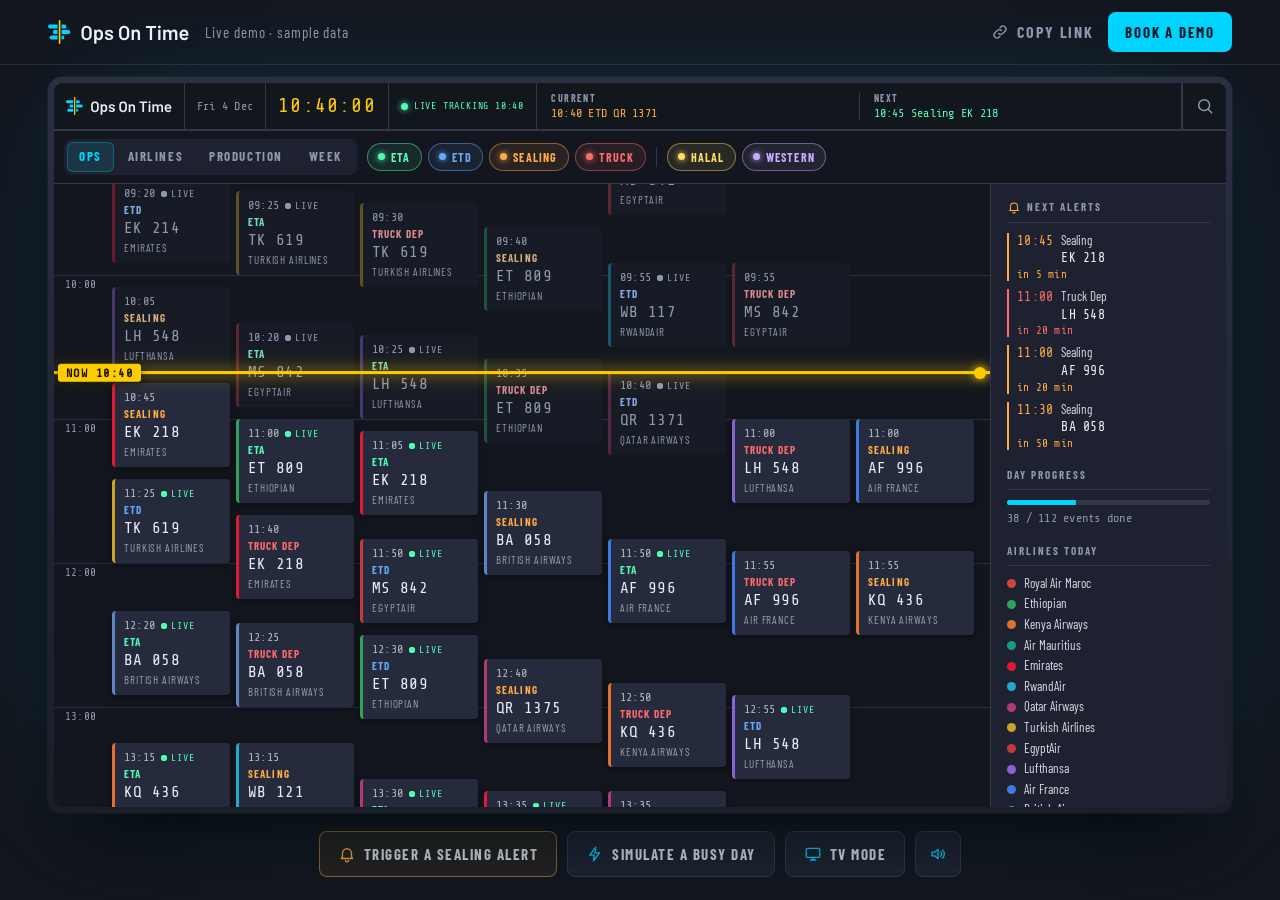
<file: docs/demo/index.html>
<!doctype html>
<html lang="en" class="no-js">
<head>
<meta charset="utf-8">
<meta name="viewport" content="width=device-width, initial-scale=1">
<title>Ops On Time live demo | Airline catering operations board</title>
<meta name="description" content="Try the Ops On Time board: live timeline, live estimated ETA and ETD, alerts, airline and production views, TV mode. Sample data.">
<link rel="canonical" href="https://opsontime.com/demo/">
<meta name="theme-color" content="#13161e">
<meta name="color-scheme" content="dark">
<link rel="icon" href="../favicon.svg" type="image/svg+xml">
<link rel="apple-touch-icon" href="../assets/brand/logo-mark.png">
<link rel="preload" href="../assets/fonts/barlow-condensed-700.woff2" as="font" type="font/woff2" crossorigin>
<link rel="preload" href="../assets/fonts/barlow-condensed-400.woff2" as="font" type="font/woff2" crossorigin>
<link rel="preload" href="../assets/fonts/share-tech-mono-400.woff2" as="font" type="font/woff2" crossorigin>
<link rel="stylesheet" href="../assets/site.css">
<meta property="og:type" content="website">
<meta property="og:site_name" content="Ops On Time">
<meta property="og:title" content="Ops On Time live demo | Airline catering operations board">
<meta property="og:description" content="Try the Ops On Time board: live timeline, live estimated ETA and ETD, alerts, airline and production views, TV mode. Sample data.">
<meta property="og:url" content="https://opsontime.com/demo/">
<meta property="og:image" content="https://opsontime.com/assets/og-image.png">
<meta property="og:image:width" content="1200">
<meta property="og:image:height" content="630">
<meta property="og:image:alt" content="Ops On Time live operations board with the NOW line and colour-coded flight milestones">
<meta name="twitter:card" content="summary_large_image">
<meta name="twitter:title" content="Ops On Time live demo | Airline catering operations board">
<meta name="twitter:description" content="Try the Ops On Time board: live timeline, live estimated ETA and ETD, alerts, airline and production views, TV mode. Sample data.">
<meta name="twitter:image" content="https://opsontime.com/assets/og-image.png">
<script type="application/ld+json">{"@context":"https://schema.org","@type":"SoftwareApplication","name":"Ops On Time","applicationCategory":"BusinessApplication","applicationSubCategory":"Airline catering operations","operatingSystem":"Web browser","description":"A real-time board for airline catering: live estimated ETA and ETD from flight tracking, sealing and truck slots that adjust on their own, in your own private workspace.","url":"https://opsontime.com/","image":"https://opsontime.com/assets/og-image.png"}</script>
<script id="site-config" type="application/json">{"name":"Ops On Time","email":"augustin@opsontime.com","cta":{"success":"Thanks, your request has been sent. I'll get back to you within one business day.","error":"Sending failed. Please try again in a moment, or email augustin@opsontime.com directly."},"roi":{"eyebrow":"Your numbers","title":"What is one late truck worth to you?","text":"Use your own numbers. This is an estimate, not a promise.","defaults":{"flightsPerDay":30,"incidentsPerMonth":6,"costPerIncident":800,"avoidablePct":25},"currency":"$","disclaimer":"Estimate only. The avoidable share is an assumption you control. Ops On Time does not guarantee a specific reduction."},"copilot":{"questions":["What leaves in the next 2 hours?","Which flights are at risk?","How many Halal meals today?"]}}</script>
<script type="module" src="../assets/js/main.js"></script>
</head>
<body class="page-demo">
<a class="skip-link" href="#main">Skip to content</a>

<header class="demo-bar">
  <a class="nav-logo" href="../" aria-label="Ops On Time home"><svg class="logo" viewBox="0 0 1060 180" role="img" aria-label="Ops On Time"><g transform="scale(0.36511) translate(-282 -265)"><path fill="var(--accent, #00d4ff)" d="M479 356H323a41 41 0 0 0 0 82H479Z M561 356H619a41 41 0 0 1 0 82H561Z M479 470H421a41 41 0 0 0 0 82H479Z M561 470H700a41 41 0 0 1 0 82H561Z M479 585H356a41 41 0 0 0 0 82H479Z M561 585H578a41 41 0 0 1 0 82H561Z"/><rect fill="var(--now, #ffcc00)" x="503" y="265" width="34" height="493" rx="17"/></g><path fill="currentColor" transform="translate(243 150) scale(0.15)" d="M56 -236V-464Q56 -536 88 -591.5Q120 -647 177.5 -677.5Q235 -708 310 -708Q386 -708 443.5 -677.5Q501 -647 533 -591.5Q565 -536 565 -464V-236Q565 -163 533 -107Q501 -51 443.5 -20.5Q386 10 310 10Q235 10 177 -20.5Q119 -51 87.5 -107Q56 -163 56 -236ZM449 -232V-465Q449 -530 411 -569Q373 -608 310 -608Q248 -608 210 -569Q172 -530 172 -465V-232Q172 -168 210 -129Q248 -90 310 -90Q373 -90 411 -129Q449 -168 449 -232ZM1134 -254Q1134 -183 1117 -132Q1095 -66 1046.5 -29Q998 8 924 8Q853 8 810 -43Q808 -45 806 -44Q804 -43 804 -40V177Q804 182 800.5 185.5Q797 189 792 189H700Q695 189 691.5 185.5Q688 182 688 177V-499Q688 -504 691.5 -507.5Q695 -511 700 -511H792Q797 -511 800.5 -507.5Q804 -504 804 -499V-469Q804 -466 806 -465Q808 -464 810 -467Q854 -519 925 -519Q996 -519 1045 -482Q1094 -445 1116 -379Q1134 -328 1134 -254ZM1016 -256Q1016 -329 992 -371Q964 -420 907 -420Q855 -420 829 -372Q806 -333 806 -256Q806 -177 831 -136Q857 -92 906 -92Q959 -92 986 -134Q1016 -180 1016 -256ZM1226 -136V-145Q1226 -150 1229.5 -153.5Q1233 -157 1238 -157H1326Q1331 -157 1334.5 -153.5Q1338 -150 1338 -145V-143Q1338 -118 1365.5 -99.5Q1393 -81 1435 -81Q1475 -81 1500 -97.5Q1525 -114 1525 -139Q1525 -162 1504.5 -173.5Q1484 -185 1438 -198L1400 -210Q1349 -225 1314 -242Q1279 -259 1255 -288.5Q1231 -318 1231 -364Q1231 -434 1286 -475.5Q1341 -517 1431 -517Q1492 -517 1538 -497.5Q1584 -478 1609 -443.5Q1634 -409 1634 -365Q1634 -360 1630.5 -356.5Q1627 -353 1622 -353H1537Q1532 -353 1528.5 -356.5Q1525 -360 1525 -365Q1525 -391 1499.5 -408.5Q1474 -426 1430 -426Q1391 -426 1366.5 -411.5Q1342 -397 1342 -371Q1342 -347 1365.5 -334.5Q1389 -322 1444 -307L1466 -301Q1519 -285 1555 -268.5Q1591 -252 1616 -222.5Q1641 -193 1641 -146Q1641 -75 1585 -34.5Q1529 6 1436 6Q1373 6 1325.5 -12.5Q1278 -31 1252 -63.5Q1226 -96 1226 -136ZM1933 -236V-464Q1933 -536 1965 -591.5Q1997 -647 2054.5 -677.5Q2112 -708 2187 -708Q2263 -708 2320.5 -677.5Q2378 -647 2410 -591.5Q2442 -536 2442 -464V-236Q2442 -163 2410 -107Q2378 -51 2320.5 -20.5Q2263 10 2187 10Q2112 10 2054 -20.5Q1996 -51 1964.5 -107Q1933 -163 1933 -236ZM2326 -232V-465Q2326 -530 2288 -569Q2250 -608 2187 -608Q2125 -608 2087 -569Q2049 -530 2049 -465V-232Q2049 -168 2087 -129Q2125 -90 2187 -90Q2250 -90 2288 -129Q2326 -168 2326 -232ZM2983 -340V-12Q2983 -7 2979.5 -3.5Q2976 0 2971 0H2879Q2874 0 2870.5 -3.5Q2867 -7 2867 -12V-316Q2867 -362 2841 -390.5Q2815 -419 2772 -419Q2729 -419 2702.5 -391Q2676 -363 2676 -317V-12Q2676 -7 2672.5 -3.5Q2669 0 2664 0H2572Q2567 0 2563.5 -3.5Q2560 -7 2560 -12V-499Q2560 -504 2563.5 -507.5Q2567 -511 2572 -511H2664Q2669 -511 2672.5 -507.5Q2676 -504 2676 -499V-467Q2676 -464 2678 -463Q2680 -462 2681 -465Q2722 -519 2805 -519Q2886 -519 2934.5 -471Q2983 -423 2983 -340ZM3787 -688V-611Q3787 -606 3783.5 -602.5Q3780 -599 3775 -599H3591Q3586 -599 3586 -594V-12Q3586 -7 3582.5 -3.5Q3579 0 3574 0H3482Q3477 0 3473.5 -3.5Q3470 -7 3470 -12V-594Q3470 -599 3465 -599H3288Q3283 -599 3279.5 -602.5Q3276 -606 3276 -611V-688Q3276 -693 3279.5 -696.5Q3283 -700 3288 -700H3775Q3780 -700 3783.5 -696.5Q3787 -693 3787 -688ZM3878 -652Q3878 -683 3898 -703Q3918 -723 3949 -723Q3980 -723 4000 -703Q4020 -683 4020 -652Q4020 -621 4000 -601Q3980 -581 3949 -581Q3918 -581 3898 -601Q3878 -621 3878 -652ZM3889 -12V-500Q3889 -505 3892.5 -508.5Q3896 -512 3901 -512H3993Q3998 -512 4001.5 -508.5Q4005 -505 4005 -500V-12Q4005 -7 4001.5 -3.5Q3998 0 3993 0H3901Q3896 0 3892.5 -3.5Q3889 -7 3889 -12ZM4849 -343V-12Q4849 -7 4845.5 -3.5Q4842 0 4837 0H4746Q4741 0 4737.5 -3.5Q4734 -7 4734 -12V-319Q4734 -365 4709.5 -392Q4685 -419 4644 -419Q4603 -419 4577 -392Q4551 -365 4551 -320V-12Q4551 -7 4547.5 -3.5Q4544 0 4539 0H4448Q4443 0 4439.5 -3.5Q4436 -7 4436 -12V-319Q4436 -365 4411 -392Q4386 -419 4345 -419Q4307 -419 4282.5 -397Q4258 -375 4254 -337V-12Q4254 -7 4250.5 -3.5Q4247 0 4242 0H4150Q4145 0 4141.5 -3.5Q4138 -7 4138 -12V-499Q4138 -504 4141.5 -507.5Q4145 -511 4150 -511H4242Q4247 -511 4250.5 -507.5Q4254 -504 4254 -499V-466Q4254 -463 4256 -462Q4258 -461 4260 -464Q4282 -492 4314.5 -505.5Q4347 -519 4387 -519Q4436 -519 4473 -499Q4510 -479 4530 -441Q4533 -437 4537 -441Q4559 -481 4598 -500Q4637 -519 4685 -519Q4762 -519 4805.5 -472.5Q4849 -426 4849 -343ZM5402 -257 5401 -226Q5401 -214 5389 -214H5076Q5071 -214 5071 -209Q5074 -176 5080 -164Q5104 -92 5197 -91Q5265 -91 5305 -147Q5309 -153 5315 -153Q5319 -153 5322 -150L5384 -99Q5393 -92 5387 -83Q5356 -39 5304.5 -15Q5253 9 5190 9Q5112 9 5057.5 -26Q5003 -61 4978 -124Q4955 -178 4955 -274Q4955 -332 4967 -368Q4987 -438 5042.5 -478.5Q5098 -519 5176 -519Q5373 -519 5398 -313Q5402 -288 5402 -257ZM5080 -349Q5074 -332 5072 -305Q5070 -300 5076 -300H5279Q5284 -300 5284 -305Q5282 -330 5278 -343Q5269 -379 5242.5 -399Q5216 -419 5176 -419Q5139 -419 5114.5 -400.5Q5090 -382 5080 -349Z"/></svg></a>
  <p class="demo-bar-note">Live demo · sample data</p>
  <div class="demo-bar-actions">
    <button type="button" class="link-btn" data-copy-link="" aria-label="Copy link to this demo"><svg class="ico" viewBox="0 0 24 24" width="24" height="24" fill="none" stroke="currentColor" stroke-width="1.75" stroke-linecap="round" stroke-linejoin="round" aria-hidden="true" focusable="false"><path d="M10 14a4 4 0 0 0 5.7 0l3-3a4 4 0 0 0-5.7-5.7l-1 1"/><path d="M14 10a4 4 0 0 0-5.7 0l-3 3a4 4 0 0 0 5.7 5.7l1-1"/></svg><span>Copy link</span></button>
    <a class="btn btn--primary btn--sm" href="../#contact">Book a demo</a>
  </div>
</header>
<main id="main" class="demo-page">
  <h1 class="sr-only">Ops On Time live demo | Airline catering operations board</h1>
  <div class="db-host" data-dashboard data-eager data-start="10:40"></div>
</main>
</body>
</html>
</file>
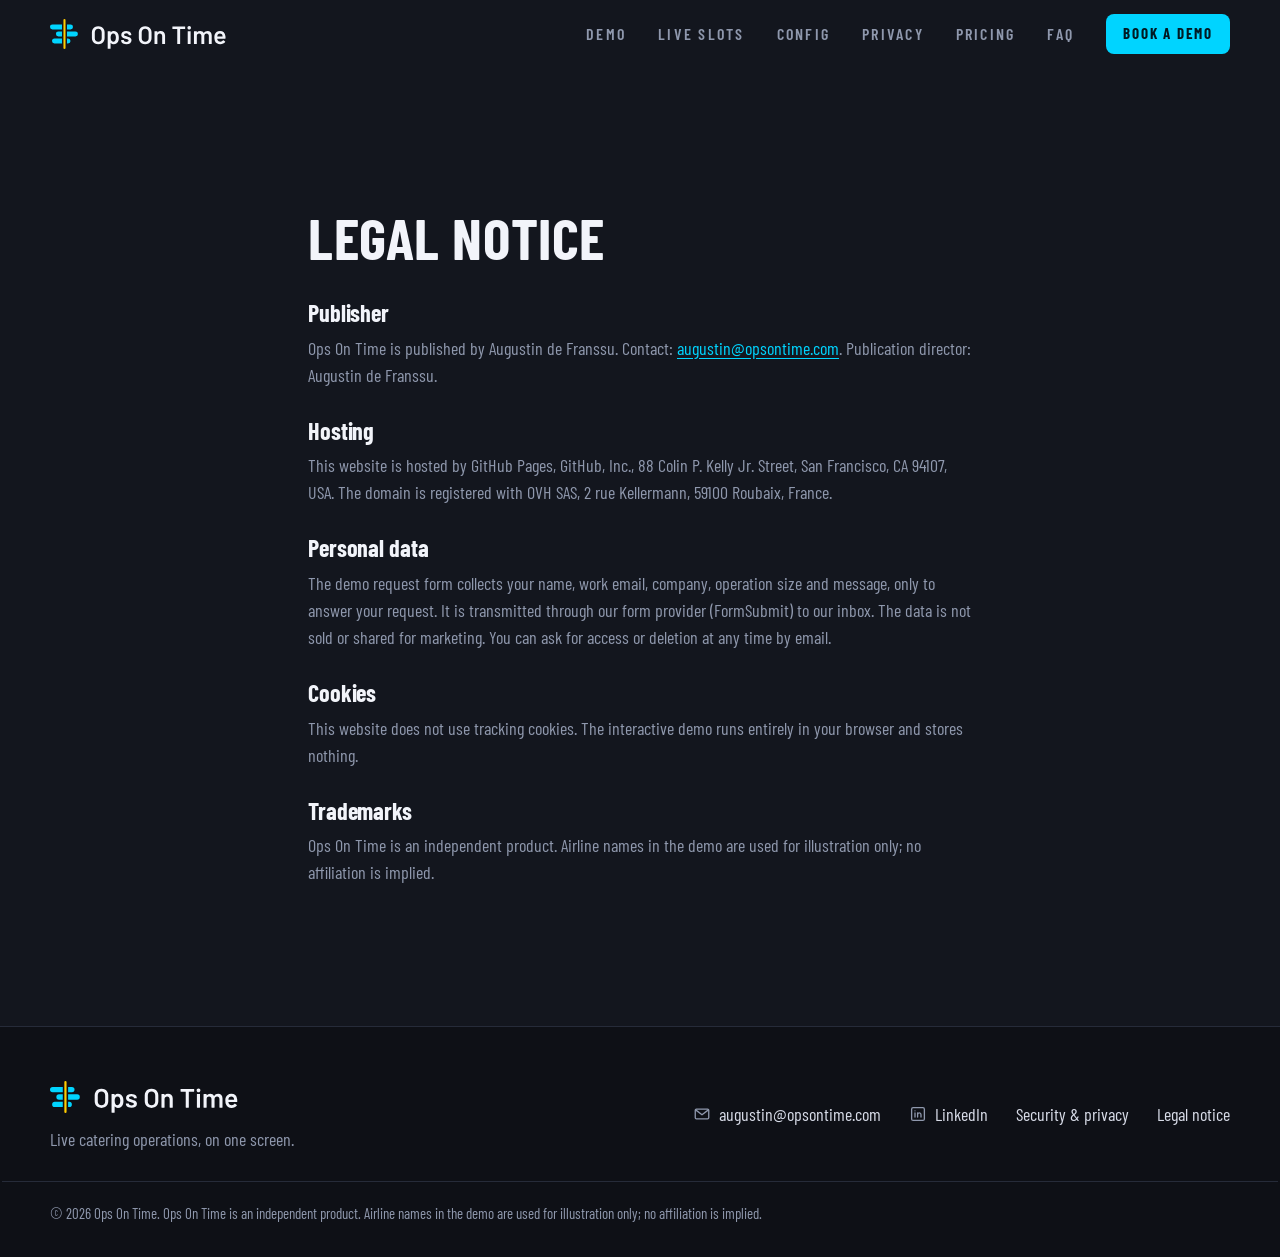
<file: docs/legal/index.html>
<!doctype html>
<html lang="en" class="no-js">
<head>
<meta charset="utf-8">
<meta name="viewport" content="width=device-width, initial-scale=1">
<title>Legal notice | Ops On Time</title>
<meta name="description" content="Legal notice and privacy information for Ops On Time.">
<link rel="canonical" href="https://opsontime.com/legal/">
<meta name="theme-color" content="#13161e">
<meta name="color-scheme" content="dark">
<link rel="icon" href="../favicon.svg" type="image/svg+xml">
<link rel="apple-touch-icon" href="../assets/brand/logo-mark.png">
<link rel="preload" href="../assets/fonts/barlow-condensed-700.woff2" as="font" type="font/woff2" crossorigin>
<link rel="preload" href="../assets/fonts/barlow-condensed-400.woff2" as="font" type="font/woff2" crossorigin>
<link rel="preload" href="../assets/fonts/share-tech-mono-400.woff2" as="font" type="font/woff2" crossorigin>
<link rel="stylesheet" href="../assets/site.css">
<meta property="og:type" content="website">
<meta property="og:site_name" content="Ops On Time">
<meta property="og:title" content="Legal notice | Ops On Time">
<meta property="og:description" content="Legal notice and privacy information for Ops On Time.">
<meta property="og:url" content="https://opsontime.com/legal/">
<meta property="og:image" content="https://opsontime.com/assets/og-image.png">
<meta property="og:image:width" content="1200">
<meta property="og:image:height" content="630">
<meta property="og:image:alt" content="Ops On Time live operations board with the NOW line and colour-coded flight milestones">
<meta name="twitter:card" content="summary_large_image">
<meta name="twitter:title" content="Legal notice | Ops On Time">
<meta name="twitter:description" content="Legal notice and privacy information for Ops On Time.">
<meta name="twitter:image" content="https://opsontime.com/assets/og-image.png">
<script type="application/ld+json">{"@context":"https://schema.org","@type":"SoftwareApplication","name":"Ops On Time","applicationCategory":"BusinessApplication","applicationSubCategory":"Airline catering operations","operatingSystem":"Web browser","description":"A real-time board for airline catering: live estimated ETA and ETD from flight tracking, sealing and truck slots that adjust on their own, in your own private workspace.","url":"https://opsontime.com/","image":"https://opsontime.com/assets/og-image.png"}</script>

<script type="module" src="../assets/js/main.js"></script>
</head>
<body class="">
<a class="skip-link" href="#main">Skip to content</a>

<header class="nav">
  <div class="container nav-inner">
    <a class="nav-logo" href="../" aria-label="Ops On Time home">
      <svg class="logo" viewBox="0 0 1060 180" role="img" aria-label="Ops On Time"><g transform="scale(0.36511) translate(-282 -265)"><path fill="var(--accent, #00d4ff)" d="M479 356H323a41 41 0 0 0 0 82H479Z M561 356H619a41 41 0 0 1 0 82H561Z M479 470H421a41 41 0 0 0 0 82H479Z M561 470H700a41 41 0 0 1 0 82H561Z M479 585H356a41 41 0 0 0 0 82H479Z M561 585H578a41 41 0 0 1 0 82H561Z"/><rect fill="var(--now, #ffcc00)" x="503" y="265" width="34" height="493" rx="17"/></g><path fill="currentColor" transform="translate(243 150) scale(0.15)" d="M56 -236V-464Q56 -536 88 -591.5Q120 -647 177.5 -677.5Q235 -708 310 -708Q386 -708 443.5 -677.5Q501 -647 533 -591.5Q565 -536 565 -464V-236Q565 -163 533 -107Q501 -51 443.5 -20.5Q386 10 310 10Q235 10 177 -20.5Q119 -51 87.5 -107Q56 -163 56 -236ZM449 -232V-465Q449 -530 411 -569Q373 -608 310 -608Q248 -608 210 -569Q172 -530 172 -465V-232Q172 -168 210 -129Q248 -90 310 -90Q373 -90 411 -129Q449 -168 449 -232ZM1134 -254Q1134 -183 1117 -132Q1095 -66 1046.5 -29Q998 8 924 8Q853 8 810 -43Q808 -45 806 -44Q804 -43 804 -40V177Q804 182 800.5 185.5Q797 189 792 189H700Q695 189 691.5 185.5Q688 182 688 177V-499Q688 -504 691.5 -507.5Q695 -511 700 -511H792Q797 -511 800.5 -507.5Q804 -504 804 -499V-469Q804 -466 806 -465Q808 -464 810 -467Q854 -519 925 -519Q996 -519 1045 -482Q1094 -445 1116 -379Q1134 -328 1134 -254ZM1016 -256Q1016 -329 992 -371Q964 -420 907 -420Q855 -420 829 -372Q806 -333 806 -256Q806 -177 831 -136Q857 -92 906 -92Q959 -92 986 -134Q1016 -180 1016 -256ZM1226 -136V-145Q1226 -150 1229.5 -153.5Q1233 -157 1238 -157H1326Q1331 -157 1334.5 -153.5Q1338 -150 1338 -145V-143Q1338 -118 1365.5 -99.5Q1393 -81 1435 -81Q1475 -81 1500 -97.5Q1525 -114 1525 -139Q1525 -162 1504.5 -173.5Q1484 -185 1438 -198L1400 -210Q1349 -225 1314 -242Q1279 -259 1255 -288.5Q1231 -318 1231 -364Q1231 -434 1286 -475.5Q1341 -517 1431 -517Q1492 -517 1538 -497.5Q1584 -478 1609 -443.5Q1634 -409 1634 -365Q1634 -360 1630.5 -356.5Q1627 -353 1622 -353H1537Q1532 -353 1528.5 -356.5Q1525 -360 1525 -365Q1525 -391 1499.5 -408.5Q1474 -426 1430 -426Q1391 -426 1366.5 -411.5Q1342 -397 1342 -371Q1342 -347 1365.5 -334.5Q1389 -322 1444 -307L1466 -301Q1519 -285 1555 -268.5Q1591 -252 1616 -222.5Q1641 -193 1641 -146Q1641 -75 1585 -34.5Q1529 6 1436 6Q1373 6 1325.5 -12.5Q1278 -31 1252 -63.5Q1226 -96 1226 -136ZM1933 -236V-464Q1933 -536 1965 -591.5Q1997 -647 2054.5 -677.5Q2112 -708 2187 -708Q2263 -708 2320.5 -677.5Q2378 -647 2410 -591.5Q2442 -536 2442 -464V-236Q2442 -163 2410 -107Q2378 -51 2320.5 -20.5Q2263 10 2187 10Q2112 10 2054 -20.5Q1996 -51 1964.5 -107Q1933 -163 1933 -236ZM2326 -232V-465Q2326 -530 2288 -569Q2250 -608 2187 -608Q2125 -608 2087 -569Q2049 -530 2049 -465V-232Q2049 -168 2087 -129Q2125 -90 2187 -90Q2250 -90 2288 -129Q2326 -168 2326 -232ZM2983 -340V-12Q2983 -7 2979.5 -3.5Q2976 0 2971 0H2879Q2874 0 2870.5 -3.5Q2867 -7 2867 -12V-316Q2867 -362 2841 -390.5Q2815 -419 2772 -419Q2729 -419 2702.5 -391Q2676 -363 2676 -317V-12Q2676 -7 2672.5 -3.5Q2669 0 2664 0H2572Q2567 0 2563.5 -3.5Q2560 -7 2560 -12V-499Q2560 -504 2563.5 -507.5Q2567 -511 2572 -511H2664Q2669 -511 2672.5 -507.5Q2676 -504 2676 -499V-467Q2676 -464 2678 -463Q2680 -462 2681 -465Q2722 -519 2805 -519Q2886 -519 2934.5 -471Q2983 -423 2983 -340ZM3787 -688V-611Q3787 -606 3783.5 -602.5Q3780 -599 3775 -599H3591Q3586 -599 3586 -594V-12Q3586 -7 3582.5 -3.5Q3579 0 3574 0H3482Q3477 0 3473.5 -3.5Q3470 -7 3470 -12V-594Q3470 -599 3465 -599H3288Q3283 -599 3279.5 -602.5Q3276 -606 3276 -611V-688Q3276 -693 3279.5 -696.5Q3283 -700 3288 -700H3775Q3780 -700 3783.5 -696.5Q3787 -693 3787 -688ZM3878 -652Q3878 -683 3898 -703Q3918 -723 3949 -723Q3980 -723 4000 -703Q4020 -683 4020 -652Q4020 -621 4000 -601Q3980 -581 3949 -581Q3918 -581 3898 -601Q3878 -621 3878 -652ZM3889 -12V-500Q3889 -505 3892.5 -508.5Q3896 -512 3901 -512H3993Q3998 -512 4001.5 -508.5Q4005 -505 4005 -500V-12Q4005 -7 4001.5 -3.5Q3998 0 3993 0H3901Q3896 0 3892.5 -3.5Q3889 -7 3889 -12ZM4849 -343V-12Q4849 -7 4845.5 -3.5Q4842 0 4837 0H4746Q4741 0 4737.5 -3.5Q4734 -7 4734 -12V-319Q4734 -365 4709.5 -392Q4685 -419 4644 -419Q4603 -419 4577 -392Q4551 -365 4551 -320V-12Q4551 -7 4547.5 -3.5Q4544 0 4539 0H4448Q4443 0 4439.5 -3.5Q4436 -7 4436 -12V-319Q4436 -365 4411 -392Q4386 -419 4345 -419Q4307 -419 4282.5 -397Q4258 -375 4254 -337V-12Q4254 -7 4250.5 -3.5Q4247 0 4242 0H4150Q4145 0 4141.5 -3.5Q4138 -7 4138 -12V-499Q4138 -504 4141.5 -507.5Q4145 -511 4150 -511H4242Q4247 -511 4250.5 -507.5Q4254 -504 4254 -499V-466Q4254 -463 4256 -462Q4258 -461 4260 -464Q4282 -492 4314.5 -505.5Q4347 -519 4387 -519Q4436 -519 4473 -499Q4510 -479 4530 -441Q4533 -437 4537 -441Q4559 -481 4598 -500Q4637 -519 4685 -519Q4762 -519 4805.5 -472.5Q4849 -426 4849 -343ZM5402 -257 5401 -226Q5401 -214 5389 -214H5076Q5071 -214 5071 -209Q5074 -176 5080 -164Q5104 -92 5197 -91Q5265 -91 5305 -147Q5309 -153 5315 -153Q5319 -153 5322 -150L5384 -99Q5393 -92 5387 -83Q5356 -39 5304.5 -15Q5253 9 5190 9Q5112 9 5057.5 -26Q5003 -61 4978 -124Q4955 -178 4955 -274Q4955 -332 4967 -368Q4987 -438 5042.5 -478.5Q5098 -519 5176 -519Q5373 -519 5398 -313Q5402 -288 5402 -257ZM5080 -349Q5074 -332 5072 -305Q5070 -300 5076 -300H5279Q5284 -300 5284 -305Q5282 -330 5278 -343Q5269 -379 5242.5 -399Q5216 -419 5176 -419Q5139 -419 5114.5 -400.5Q5090 -382 5080 -349Z"/></svg>
    </a>
    <nav class="nav-menu" id="nav-menu" aria-label="Main">
      <ul>
        <li><a href="../#demo">Demo</a></li><li><a href="../#live-slots">Live slots</a></li><li><a href="../#config">Config</a></li><li><a href="../#privacy">Privacy</a></li><li><a href="../#pricing">Pricing</a></li><li><a href="../#faq">FAQ</a></li>
      </ul>
      <a class="btn btn--primary btn--sm nav-cta-mobile" href="../#contact">Book a demo</a>
    </nav>
    <a class="btn btn--primary btn--sm nav-cta" href="../#contact">Book a demo</a>
    <button class="nav-toggle" type="button" aria-expanded="false" aria-controls="nav-menu" aria-label="Open menu">
      <span></span><span></span>
    </button>
  </div>
</header>
<main id="main" class="section legal"><div class="container legal-inner">
  <h1 class="h2">Legal notice</h1>
  <h2 class="h3">Publisher</h2>
  <p>Ops On Time is published by Augustin de Franssu. Contact: <a href="mailto:augustin@opsontime.com">augustin@opsontime.com</a>. Publication director: Augustin de Franssu.</p>
  <h2 class="h3">Hosting</h2>
  <p>This website is hosted by GitHub Pages, GitHub, Inc., 88 Colin P. Kelly Jr. Street, San Francisco, CA 94107, USA. The domain is registered with OVH SAS, 2 rue Kellermann, 59100 Roubaix, France.</p>
  <h2 class="h3">Personal data</h2>
  <p>The demo request form collects your name, work email, company, operation size and message, only to answer your request. It is transmitted through our form provider (FormSubmit) to our inbox. The data is not sold or shared for marketing. You can ask for access or deletion at any time by email.</p>
  <h2 class="h3">Cookies</h2>
  <p>This website does not use tracking cookies. The interactive demo runs entirely in your browser and stores nothing.</p>
  <h2 class="h3">Trademarks</h2>
  <p>Ops On Time is an independent product. Airline names in the demo are used for illustration only; no affiliation is implied.</p>
</div></main>

<footer class="footer">
  <div class="container footer-inner">
    <div class="footer-brand">
      <a class="nav-logo" href="../" aria-label="Ops On Time home"><svg class="logo" viewBox="0 0 1060 180" role="img" aria-label="Ops On Time"><g transform="scale(0.36511) translate(-282 -265)"><path fill="var(--accent, #00d4ff)" d="M479 356H323a41 41 0 0 0 0 82H479Z M561 356H619a41 41 0 0 1 0 82H561Z M479 470H421a41 41 0 0 0 0 82H479Z M561 470H700a41 41 0 0 1 0 82H561Z M479 585H356a41 41 0 0 0 0 82H479Z M561 585H578a41 41 0 0 1 0 82H561Z"/><rect fill="var(--now, #ffcc00)" x="503" y="265" width="34" height="493" rx="17"/></g><path fill="currentColor" transform="translate(243 150) scale(0.15)" d="M56 -236V-464Q56 -536 88 -591.5Q120 -647 177.5 -677.5Q235 -708 310 -708Q386 -708 443.5 -677.5Q501 -647 533 -591.5Q565 -536 565 -464V-236Q565 -163 533 -107Q501 -51 443.5 -20.5Q386 10 310 10Q235 10 177 -20.5Q119 -51 87.5 -107Q56 -163 56 -236ZM449 -232V-465Q449 -530 411 -569Q373 -608 310 -608Q248 -608 210 -569Q172 -530 172 -465V-232Q172 -168 210 -129Q248 -90 310 -90Q373 -90 411 -129Q449 -168 449 -232ZM1134 -254Q1134 -183 1117 -132Q1095 -66 1046.5 -29Q998 8 924 8Q853 8 810 -43Q808 -45 806 -44Q804 -43 804 -40V177Q804 182 800.5 185.5Q797 189 792 189H700Q695 189 691.5 185.5Q688 182 688 177V-499Q688 -504 691.5 -507.5Q695 -511 700 -511H792Q797 -511 800.5 -507.5Q804 -504 804 -499V-469Q804 -466 806 -465Q808 -464 810 -467Q854 -519 925 -519Q996 -519 1045 -482Q1094 -445 1116 -379Q1134 -328 1134 -254ZM1016 -256Q1016 -329 992 -371Q964 -420 907 -420Q855 -420 829 -372Q806 -333 806 -256Q806 -177 831 -136Q857 -92 906 -92Q959 -92 986 -134Q1016 -180 1016 -256ZM1226 -136V-145Q1226 -150 1229.5 -153.5Q1233 -157 1238 -157H1326Q1331 -157 1334.5 -153.5Q1338 -150 1338 -145V-143Q1338 -118 1365.5 -99.5Q1393 -81 1435 -81Q1475 -81 1500 -97.5Q1525 -114 1525 -139Q1525 -162 1504.5 -173.5Q1484 -185 1438 -198L1400 -210Q1349 -225 1314 -242Q1279 -259 1255 -288.5Q1231 -318 1231 -364Q1231 -434 1286 -475.5Q1341 -517 1431 -517Q1492 -517 1538 -497.5Q1584 -478 1609 -443.5Q1634 -409 1634 -365Q1634 -360 1630.5 -356.5Q1627 -353 1622 -353H1537Q1532 -353 1528.5 -356.5Q1525 -360 1525 -365Q1525 -391 1499.5 -408.5Q1474 -426 1430 -426Q1391 -426 1366.5 -411.5Q1342 -397 1342 -371Q1342 -347 1365.5 -334.5Q1389 -322 1444 -307L1466 -301Q1519 -285 1555 -268.5Q1591 -252 1616 -222.5Q1641 -193 1641 -146Q1641 -75 1585 -34.5Q1529 6 1436 6Q1373 6 1325.5 -12.5Q1278 -31 1252 -63.5Q1226 -96 1226 -136ZM1933 -236V-464Q1933 -536 1965 -591.5Q1997 -647 2054.5 -677.5Q2112 -708 2187 -708Q2263 -708 2320.5 -677.5Q2378 -647 2410 -591.5Q2442 -536 2442 -464V-236Q2442 -163 2410 -107Q2378 -51 2320.5 -20.5Q2263 10 2187 10Q2112 10 2054 -20.5Q1996 -51 1964.5 -107Q1933 -163 1933 -236ZM2326 -232V-465Q2326 -530 2288 -569Q2250 -608 2187 -608Q2125 -608 2087 -569Q2049 -530 2049 -465V-232Q2049 -168 2087 -129Q2125 -90 2187 -90Q2250 -90 2288 -129Q2326 -168 2326 -232ZM2983 -340V-12Q2983 -7 2979.5 -3.5Q2976 0 2971 0H2879Q2874 0 2870.5 -3.5Q2867 -7 2867 -12V-316Q2867 -362 2841 -390.5Q2815 -419 2772 -419Q2729 -419 2702.5 -391Q2676 -363 2676 -317V-12Q2676 -7 2672.5 -3.5Q2669 0 2664 0H2572Q2567 0 2563.5 -3.5Q2560 -7 2560 -12V-499Q2560 -504 2563.5 -507.5Q2567 -511 2572 -511H2664Q2669 -511 2672.5 -507.5Q2676 -504 2676 -499V-467Q2676 -464 2678 -463Q2680 -462 2681 -465Q2722 -519 2805 -519Q2886 -519 2934.5 -471Q2983 -423 2983 -340ZM3787 -688V-611Q3787 -606 3783.5 -602.5Q3780 -599 3775 -599H3591Q3586 -599 3586 -594V-12Q3586 -7 3582.5 -3.5Q3579 0 3574 0H3482Q3477 0 3473.5 -3.5Q3470 -7 3470 -12V-594Q3470 -599 3465 -599H3288Q3283 -599 3279.5 -602.5Q3276 -606 3276 -611V-688Q3276 -693 3279.5 -696.5Q3283 -700 3288 -700H3775Q3780 -700 3783.5 -696.5Q3787 -693 3787 -688ZM3878 -652Q3878 -683 3898 -703Q3918 -723 3949 -723Q3980 -723 4000 -703Q4020 -683 4020 -652Q4020 -621 4000 -601Q3980 -581 3949 -581Q3918 -581 3898 -601Q3878 -621 3878 -652ZM3889 -12V-500Q3889 -505 3892.5 -508.5Q3896 -512 3901 -512H3993Q3998 -512 4001.5 -508.5Q4005 -505 4005 -500V-12Q4005 -7 4001.5 -3.5Q3998 0 3993 0H3901Q3896 0 3892.5 -3.5Q3889 -7 3889 -12ZM4849 -343V-12Q4849 -7 4845.5 -3.5Q4842 0 4837 0H4746Q4741 0 4737.5 -3.5Q4734 -7 4734 -12V-319Q4734 -365 4709.5 -392Q4685 -419 4644 -419Q4603 -419 4577 -392Q4551 -365 4551 -320V-12Q4551 -7 4547.5 -3.5Q4544 0 4539 0H4448Q4443 0 4439.5 -3.5Q4436 -7 4436 -12V-319Q4436 -365 4411 -392Q4386 -419 4345 -419Q4307 -419 4282.5 -397Q4258 -375 4254 -337V-12Q4254 -7 4250.5 -3.5Q4247 0 4242 0H4150Q4145 0 4141.5 -3.5Q4138 -7 4138 -12V-499Q4138 -504 4141.5 -507.5Q4145 -511 4150 -511H4242Q4247 -511 4250.5 -507.5Q4254 -504 4254 -499V-466Q4254 -463 4256 -462Q4258 -461 4260 -464Q4282 -492 4314.5 -505.5Q4347 -519 4387 -519Q4436 -519 4473 -499Q4510 -479 4530 -441Q4533 -437 4537 -441Q4559 -481 4598 -500Q4637 -519 4685 -519Q4762 -519 4805.5 -472.5Q4849 -426 4849 -343ZM5402 -257 5401 -226Q5401 -214 5389 -214H5076Q5071 -214 5071 -209Q5074 -176 5080 -164Q5104 -92 5197 -91Q5265 -91 5305 -147Q5309 -153 5315 -153Q5319 -153 5322 -150L5384 -99Q5393 -92 5387 -83Q5356 -39 5304.5 -15Q5253 9 5190 9Q5112 9 5057.5 -26Q5003 -61 4978 -124Q4955 -178 4955 -274Q4955 -332 4967 -368Q4987 -438 5042.5 -478.5Q5098 -519 5176 -519Q5373 -519 5398 -313Q5402 -288 5402 -257ZM5080 -349Q5074 -332 5072 -305Q5070 -300 5076 -300H5279Q5284 -300 5284 -305Q5282 -330 5278 -343Q5269 -379 5242.5 -399Q5216 -419 5176 -419Q5139 -419 5114.5 -400.5Q5090 -382 5080 -349Z"/></svg></a>
      <p>Live catering operations, on one screen.</p>
    </div>
    <ul class="footer-links">
      <li><a href="mailto:augustin@opsontime.com"><svg class="ico" viewBox="0 0 24 24" width="24" height="24" fill="none" stroke="currentColor" stroke-width="1.75" stroke-linecap="round" stroke-linejoin="round" aria-hidden="true" focusable="false"><rect x="3" y="5.5" width="18" height="13" rx="1.5"/><path d="m3.5 6.5 8.5 6.5 8.5-6.5"/></svg><span>augustin@opsontime.com</span></a></li>
      <li><a href="https://www.linkedin.com/in/augustin-de-franssu-756522166" rel="noopener" target="_blank"><svg class="ico" viewBox="0 0 24 24" width="24" height="24" fill="none" stroke="currentColor" stroke-width="1.75" stroke-linecap="round" stroke-linejoin="round" aria-hidden="true" focusable="false"><rect x="3.5" y="3.5" width="17" height="17" rx="2"/><path d="M8 10.5V16M8 7.8v.01M11.5 16v-5.5M11.5 13c0-1.5 1-2.5 2.3-2.5S16 11.2 16 13v3"/></svg><span>LinkedIn</span></a></li>
      <li><a href="../privacy/">Security & privacy</a></li>
      <li><a href="../legal/">Legal notice</a></li>
    </ul>
  </div>
  <div class="container footer-legal">
    <p>© 2026 Ops On Time. Ops On Time is an independent product. Airline names in the demo are used for illustration only; no affiliation is implied.</p>
  </div>
</footer>
</body>
</html>
</file>
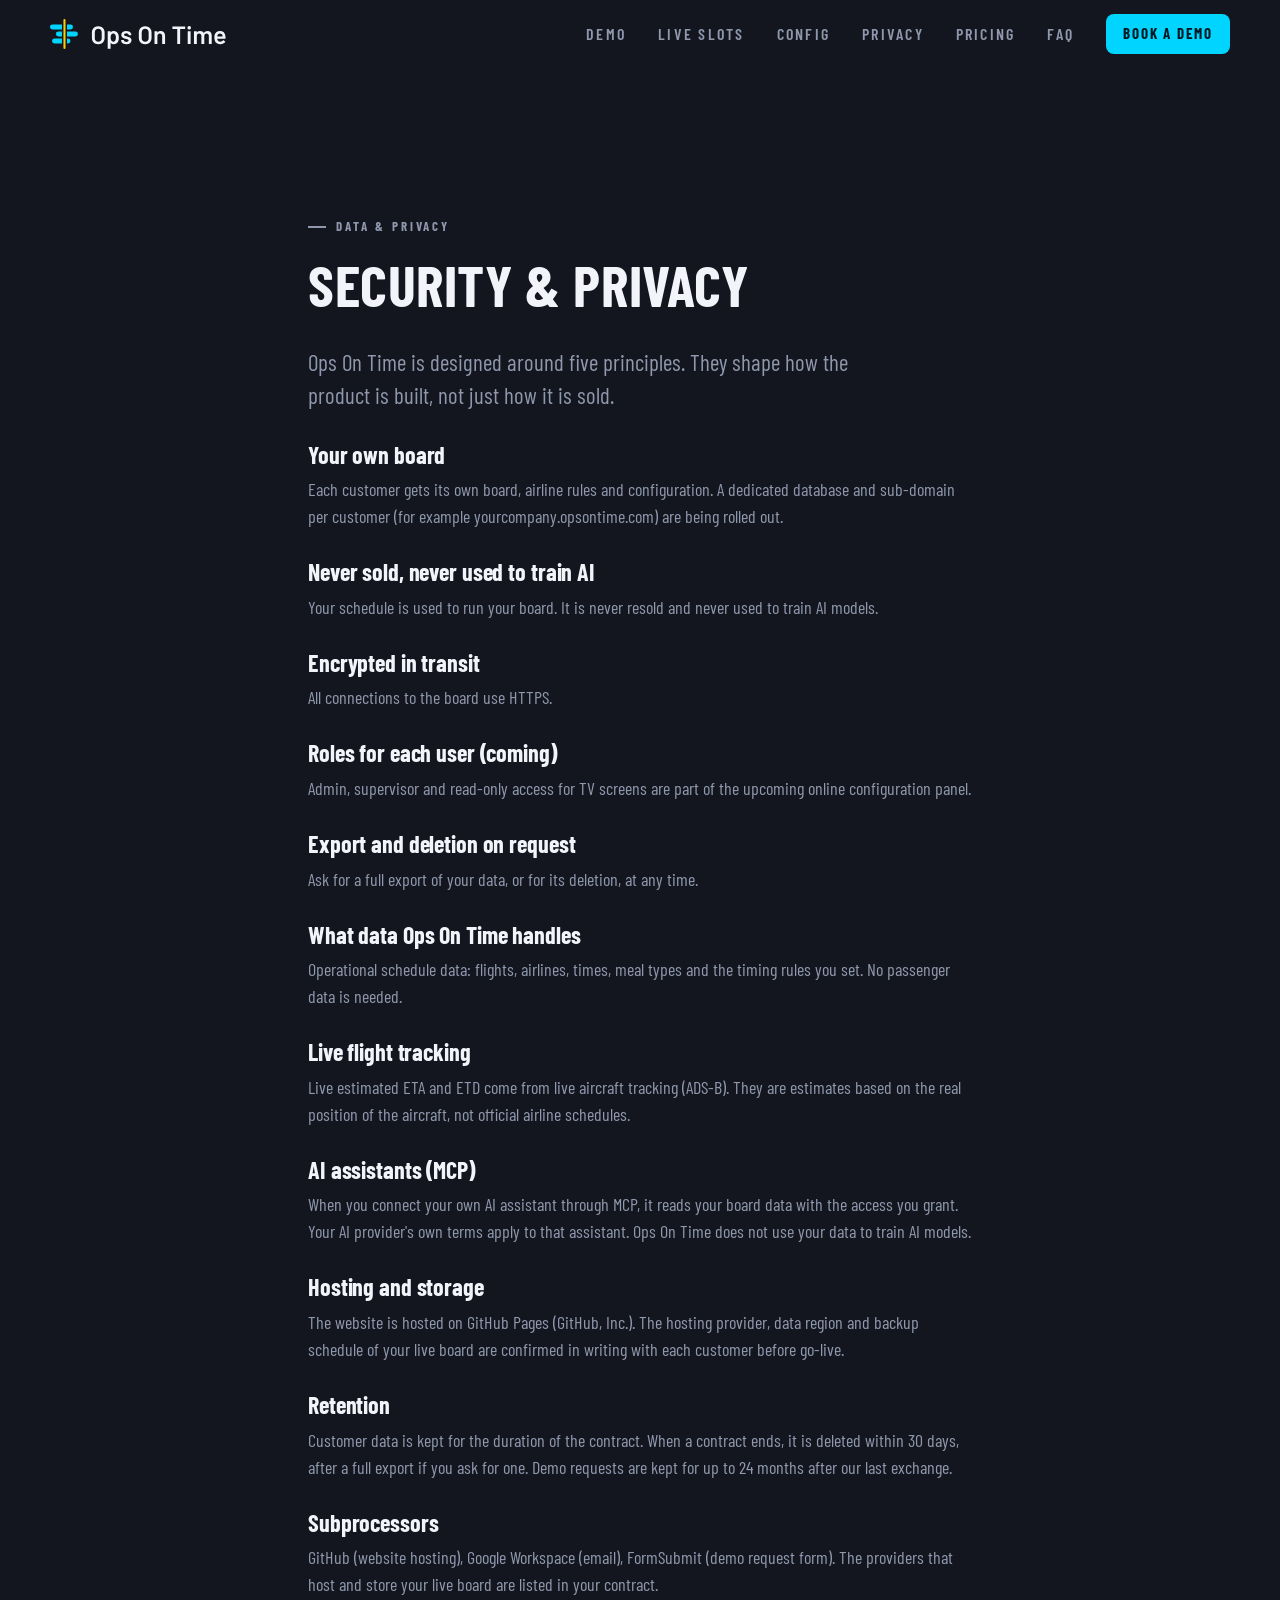
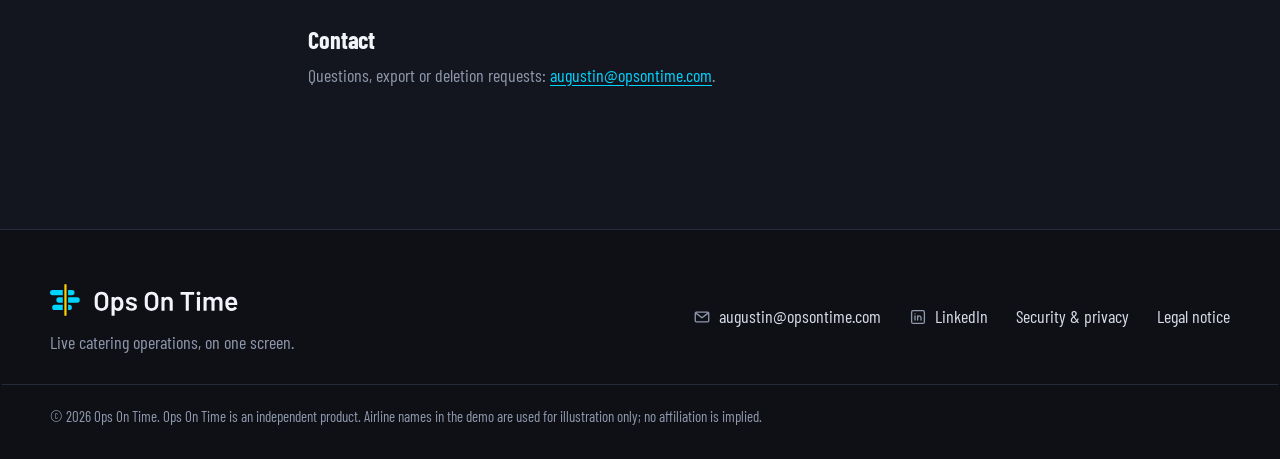
<file: docs/privacy/index.html>
<!doctype html>
<html lang="en" class="no-js">
<head>
<meta charset="utf-8">
<meta name="viewport" content="width=device-width, initial-scale=1">
<title>Security &amp; privacy | Ops On Time</title>
<meta name="description" content="How Ops On Time isolates, protects and handles your operational data.">
<link rel="canonical" href="https://opsontime.com/privacy/">
<meta name="theme-color" content="#13161e">
<meta name="color-scheme" content="dark">
<link rel="icon" href="../favicon.svg" type="image/svg+xml">
<link rel="apple-touch-icon" href="../assets/brand/logo-mark.png">
<link rel="preload" href="../assets/fonts/barlow-condensed-700.woff2" as="font" type="font/woff2" crossorigin>
<link rel="preload" href="../assets/fonts/barlow-condensed-400.woff2" as="font" type="font/woff2" crossorigin>
<link rel="preload" href="../assets/fonts/share-tech-mono-400.woff2" as="font" type="font/woff2" crossorigin>
<link rel="stylesheet" href="../assets/site.css">
<meta property="og:type" content="website">
<meta property="og:site_name" content="Ops On Time">
<meta property="og:title" content="Security &amp; privacy | Ops On Time">
<meta property="og:description" content="How Ops On Time isolates, protects and handles your operational data.">
<meta property="og:url" content="https://opsontime.com/privacy/">
<meta property="og:image" content="https://opsontime.com/assets/og-image.png">
<meta property="og:image:width" content="1200">
<meta property="og:image:height" content="630">
<meta property="og:image:alt" content="Ops On Time live operations board with the NOW line and colour-coded flight milestones">
<meta name="twitter:card" content="summary_large_image">
<meta name="twitter:title" content="Security &amp; privacy | Ops On Time">
<meta name="twitter:description" content="How Ops On Time isolates, protects and handles your operational data.">
<meta name="twitter:image" content="https://opsontime.com/assets/og-image.png">
<script type="application/ld+json">{"@context":"https://schema.org","@type":"SoftwareApplication","name":"Ops On Time","applicationCategory":"BusinessApplication","applicationSubCategory":"Airline catering operations","operatingSystem":"Web browser","description":"A real-time board for airline catering: live estimated ETA and ETD from flight tracking, sealing and truck slots that adjust on their own, in your own private workspace.","url":"https://opsontime.com/","image":"https://opsontime.com/assets/og-image.png"}</script>

<script type="module" src="../assets/js/main.js"></script>
</head>
<body class="">
<a class="skip-link" href="#main">Skip to content</a>

<header class="nav">
  <div class="container nav-inner">
    <a class="nav-logo" href="../" aria-label="Ops On Time home">
      <svg class="logo" viewBox="0 0 1060 180" role="img" aria-label="Ops On Time"><g transform="scale(0.36511) translate(-282 -265)"><path fill="var(--accent, #00d4ff)" d="M479 356H323a41 41 0 0 0 0 82H479Z M561 356H619a41 41 0 0 1 0 82H561Z M479 470H421a41 41 0 0 0 0 82H479Z M561 470H700a41 41 0 0 1 0 82H561Z M479 585H356a41 41 0 0 0 0 82H479Z M561 585H578a41 41 0 0 1 0 82H561Z"/><rect fill="var(--now, #ffcc00)" x="503" y="265" width="34" height="493" rx="17"/></g><path fill="currentColor" transform="translate(243 150) scale(0.15)" d="M56 -236V-464Q56 -536 88 -591.5Q120 -647 177.5 -677.5Q235 -708 310 -708Q386 -708 443.5 -677.5Q501 -647 533 -591.5Q565 -536 565 -464V-236Q565 -163 533 -107Q501 -51 443.5 -20.5Q386 10 310 10Q235 10 177 -20.5Q119 -51 87.5 -107Q56 -163 56 -236ZM449 -232V-465Q449 -530 411 -569Q373 -608 310 -608Q248 -608 210 -569Q172 -530 172 -465V-232Q172 -168 210 -129Q248 -90 310 -90Q373 -90 411 -129Q449 -168 449 -232ZM1134 -254Q1134 -183 1117 -132Q1095 -66 1046.5 -29Q998 8 924 8Q853 8 810 -43Q808 -45 806 -44Q804 -43 804 -40V177Q804 182 800.5 185.5Q797 189 792 189H700Q695 189 691.5 185.5Q688 182 688 177V-499Q688 -504 691.5 -507.5Q695 -511 700 -511H792Q797 -511 800.5 -507.5Q804 -504 804 -499V-469Q804 -466 806 -465Q808 -464 810 -467Q854 -519 925 -519Q996 -519 1045 -482Q1094 -445 1116 -379Q1134 -328 1134 -254ZM1016 -256Q1016 -329 992 -371Q964 -420 907 -420Q855 -420 829 -372Q806 -333 806 -256Q806 -177 831 -136Q857 -92 906 -92Q959 -92 986 -134Q1016 -180 1016 -256ZM1226 -136V-145Q1226 -150 1229.5 -153.5Q1233 -157 1238 -157H1326Q1331 -157 1334.5 -153.5Q1338 -150 1338 -145V-143Q1338 -118 1365.5 -99.5Q1393 -81 1435 -81Q1475 -81 1500 -97.5Q1525 -114 1525 -139Q1525 -162 1504.5 -173.5Q1484 -185 1438 -198L1400 -210Q1349 -225 1314 -242Q1279 -259 1255 -288.5Q1231 -318 1231 -364Q1231 -434 1286 -475.5Q1341 -517 1431 -517Q1492 -517 1538 -497.5Q1584 -478 1609 -443.5Q1634 -409 1634 -365Q1634 -360 1630.5 -356.5Q1627 -353 1622 -353H1537Q1532 -353 1528.5 -356.5Q1525 -360 1525 -365Q1525 -391 1499.5 -408.5Q1474 -426 1430 -426Q1391 -426 1366.5 -411.5Q1342 -397 1342 -371Q1342 -347 1365.5 -334.5Q1389 -322 1444 -307L1466 -301Q1519 -285 1555 -268.5Q1591 -252 1616 -222.5Q1641 -193 1641 -146Q1641 -75 1585 -34.5Q1529 6 1436 6Q1373 6 1325.5 -12.5Q1278 -31 1252 -63.5Q1226 -96 1226 -136ZM1933 -236V-464Q1933 -536 1965 -591.5Q1997 -647 2054.5 -677.5Q2112 -708 2187 -708Q2263 -708 2320.5 -677.5Q2378 -647 2410 -591.5Q2442 -536 2442 -464V-236Q2442 -163 2410 -107Q2378 -51 2320.5 -20.5Q2263 10 2187 10Q2112 10 2054 -20.5Q1996 -51 1964.5 -107Q1933 -163 1933 -236ZM2326 -232V-465Q2326 -530 2288 -569Q2250 -608 2187 -608Q2125 -608 2087 -569Q2049 -530 2049 -465V-232Q2049 -168 2087 -129Q2125 -90 2187 -90Q2250 -90 2288 -129Q2326 -168 2326 -232ZM2983 -340V-12Q2983 -7 2979.5 -3.5Q2976 0 2971 0H2879Q2874 0 2870.5 -3.5Q2867 -7 2867 -12V-316Q2867 -362 2841 -390.5Q2815 -419 2772 -419Q2729 -419 2702.5 -391Q2676 -363 2676 -317V-12Q2676 -7 2672.5 -3.5Q2669 0 2664 0H2572Q2567 0 2563.5 -3.5Q2560 -7 2560 -12V-499Q2560 -504 2563.5 -507.5Q2567 -511 2572 -511H2664Q2669 -511 2672.5 -507.5Q2676 -504 2676 -499V-467Q2676 -464 2678 -463Q2680 -462 2681 -465Q2722 -519 2805 -519Q2886 -519 2934.5 -471Q2983 -423 2983 -340ZM3787 -688V-611Q3787 -606 3783.5 -602.5Q3780 -599 3775 -599H3591Q3586 -599 3586 -594V-12Q3586 -7 3582.5 -3.5Q3579 0 3574 0H3482Q3477 0 3473.5 -3.5Q3470 -7 3470 -12V-594Q3470 -599 3465 -599H3288Q3283 -599 3279.5 -602.5Q3276 -606 3276 -611V-688Q3276 -693 3279.5 -696.5Q3283 -700 3288 -700H3775Q3780 -700 3783.5 -696.5Q3787 -693 3787 -688ZM3878 -652Q3878 -683 3898 -703Q3918 -723 3949 -723Q3980 -723 4000 -703Q4020 -683 4020 -652Q4020 -621 4000 -601Q3980 -581 3949 -581Q3918 -581 3898 -601Q3878 -621 3878 -652ZM3889 -12V-500Q3889 -505 3892.5 -508.5Q3896 -512 3901 -512H3993Q3998 -512 4001.5 -508.5Q4005 -505 4005 -500V-12Q4005 -7 4001.5 -3.5Q3998 0 3993 0H3901Q3896 0 3892.5 -3.5Q3889 -7 3889 -12ZM4849 -343V-12Q4849 -7 4845.5 -3.5Q4842 0 4837 0H4746Q4741 0 4737.5 -3.5Q4734 -7 4734 -12V-319Q4734 -365 4709.5 -392Q4685 -419 4644 -419Q4603 -419 4577 -392Q4551 -365 4551 -320V-12Q4551 -7 4547.5 -3.5Q4544 0 4539 0H4448Q4443 0 4439.5 -3.5Q4436 -7 4436 -12V-319Q4436 -365 4411 -392Q4386 -419 4345 -419Q4307 -419 4282.5 -397Q4258 -375 4254 -337V-12Q4254 -7 4250.5 -3.5Q4247 0 4242 0H4150Q4145 0 4141.5 -3.5Q4138 -7 4138 -12V-499Q4138 -504 4141.5 -507.5Q4145 -511 4150 -511H4242Q4247 -511 4250.5 -507.5Q4254 -504 4254 -499V-466Q4254 -463 4256 -462Q4258 -461 4260 -464Q4282 -492 4314.5 -505.5Q4347 -519 4387 -519Q4436 -519 4473 -499Q4510 -479 4530 -441Q4533 -437 4537 -441Q4559 -481 4598 -500Q4637 -519 4685 -519Q4762 -519 4805.5 -472.5Q4849 -426 4849 -343ZM5402 -257 5401 -226Q5401 -214 5389 -214H5076Q5071 -214 5071 -209Q5074 -176 5080 -164Q5104 -92 5197 -91Q5265 -91 5305 -147Q5309 -153 5315 -153Q5319 -153 5322 -150L5384 -99Q5393 -92 5387 -83Q5356 -39 5304.5 -15Q5253 9 5190 9Q5112 9 5057.5 -26Q5003 -61 4978 -124Q4955 -178 4955 -274Q4955 -332 4967 -368Q4987 -438 5042.5 -478.5Q5098 -519 5176 -519Q5373 -519 5398 -313Q5402 -288 5402 -257ZM5080 -349Q5074 -332 5072 -305Q5070 -300 5076 -300H5279Q5284 -300 5284 -305Q5282 -330 5278 -343Q5269 -379 5242.5 -399Q5216 -419 5176 -419Q5139 -419 5114.5 -400.5Q5090 -382 5080 -349Z"/></svg>
    </a>
    <nav class="nav-menu" id="nav-menu" aria-label="Main">
      <ul>
        <li><a href="../#demo">Demo</a></li><li><a href="../#live-slots">Live slots</a></li><li><a href="../#config">Config</a></li><li><a href="../#privacy">Privacy</a></li><li><a href="../#pricing">Pricing</a></li><li><a href="../#faq">FAQ</a></li>
      </ul>
      <a class="btn btn--primary btn--sm nav-cta-mobile" href="../#contact">Book a demo</a>
    </nav>
    <a class="btn btn--primary btn--sm nav-cta" href="../#contact">Book a demo</a>
    <button class="nav-toggle" type="button" aria-expanded="false" aria-controls="nav-menu" aria-label="Open menu">
      <span></span><span></span>
    </button>
  </div>
</header>
<main id="main" class="section legal"><div class="container legal-inner">
  <p class="eyebrow">Data & privacy</p>
  <h1 class="h2">Security & privacy</h1>
  <p class="lead">Ops On Time is designed around five principles. They shape how the product is built, not just how it is sold.</p>
  <h2 class="h3">Your own board</h2><p>Each customer gets its own board, airline rules and configuration. A dedicated database and sub-domain per customer (for example yourcompany.opsontime.com) are being rolled out.</p>
  <h2 class="h3">Never sold, never used to train AI</h2><p>Your schedule is used to run your board. It is never resold and never used to train AI models.</p>
  <h2 class="h3">Encrypted in transit</h2><p>All connections to the board use HTTPS.</p>
  <h2 class="h3">Roles for each user (coming)</h2><p>Admin, supervisor and read-only access for TV screens are part of the upcoming online configuration panel.</p>
  <h2 class="h3">Export and deletion on request</h2><p>Ask for a full export of your data, or for its deletion, at any time.</p>
  <h2 class="h3">What data Ops On Time handles</h2>
  <p>Operational schedule data: flights, airlines, times, meal types and the timing rules you set. No passenger data is needed.</p>
  <h2 class="h3">Live flight tracking</h2>
  <p>Live estimated ETA and ETD come from live aircraft tracking (ADS-B). They are estimates based on the real position of the aircraft, not official airline schedules.</p>
  <h2 class="h3">AI assistants (MCP)</h2>
  <p>When you connect your own AI assistant through MCP, it reads your board data with the access you grant. Your AI provider's own terms apply to that assistant. Ops On Time does not use your data to train AI models.</p>
  <h2 class="h3">Hosting and storage</h2>
  <p>The website is hosted on GitHub Pages (GitHub, Inc.). The hosting provider, data region and backup schedule of your live board are confirmed in writing with each customer before go-live.</p>
  <h2 class="h3">Retention</h2>
  <p>Customer data is kept for the duration of the contract. When a contract ends, it is deleted within 30 days, after a full export if you ask for one. Demo requests are kept for up to 24 months after our last exchange.</p>
  <h2 class="h3">Subprocessors</h2>
  <p>GitHub (website hosting), Google Workspace (email), FormSubmit (demo request form). The providers that host and store your live board are listed in your contract.</p>
  <h2 class="h3">Contact</h2>
  <p>Questions, export or deletion requests: <a href="mailto:augustin@opsontime.com">augustin@opsontime.com</a>.</p>
</div></main>

<footer class="footer">
  <div class="container footer-inner">
    <div class="footer-brand">
      <a class="nav-logo" href="../" aria-label="Ops On Time home"><svg class="logo" viewBox="0 0 1060 180" role="img" aria-label="Ops On Time"><g transform="scale(0.36511) translate(-282 -265)"><path fill="var(--accent, #00d4ff)" d="M479 356H323a41 41 0 0 0 0 82H479Z M561 356H619a41 41 0 0 1 0 82H561Z M479 470H421a41 41 0 0 0 0 82H479Z M561 470H700a41 41 0 0 1 0 82H561Z M479 585H356a41 41 0 0 0 0 82H479Z M561 585H578a41 41 0 0 1 0 82H561Z"/><rect fill="var(--now, #ffcc00)" x="503" y="265" width="34" height="493" rx="17"/></g><path fill="currentColor" transform="translate(243 150) scale(0.15)" d="M56 -236V-464Q56 -536 88 -591.5Q120 -647 177.5 -677.5Q235 -708 310 -708Q386 -708 443.5 -677.5Q501 -647 533 -591.5Q565 -536 565 -464V-236Q565 -163 533 -107Q501 -51 443.5 -20.5Q386 10 310 10Q235 10 177 -20.5Q119 -51 87.5 -107Q56 -163 56 -236ZM449 -232V-465Q449 -530 411 -569Q373 -608 310 -608Q248 -608 210 -569Q172 -530 172 -465V-232Q172 -168 210 -129Q248 -90 310 -90Q373 -90 411 -129Q449 -168 449 -232ZM1134 -254Q1134 -183 1117 -132Q1095 -66 1046.5 -29Q998 8 924 8Q853 8 810 -43Q808 -45 806 -44Q804 -43 804 -40V177Q804 182 800.5 185.5Q797 189 792 189H700Q695 189 691.5 185.5Q688 182 688 177V-499Q688 -504 691.5 -507.5Q695 -511 700 -511H792Q797 -511 800.5 -507.5Q804 -504 804 -499V-469Q804 -466 806 -465Q808 -464 810 -467Q854 -519 925 -519Q996 -519 1045 -482Q1094 -445 1116 -379Q1134 -328 1134 -254ZM1016 -256Q1016 -329 992 -371Q964 -420 907 -420Q855 -420 829 -372Q806 -333 806 -256Q806 -177 831 -136Q857 -92 906 -92Q959 -92 986 -134Q1016 -180 1016 -256ZM1226 -136V-145Q1226 -150 1229.5 -153.5Q1233 -157 1238 -157H1326Q1331 -157 1334.5 -153.5Q1338 -150 1338 -145V-143Q1338 -118 1365.5 -99.5Q1393 -81 1435 -81Q1475 -81 1500 -97.5Q1525 -114 1525 -139Q1525 -162 1504.5 -173.5Q1484 -185 1438 -198L1400 -210Q1349 -225 1314 -242Q1279 -259 1255 -288.5Q1231 -318 1231 -364Q1231 -434 1286 -475.5Q1341 -517 1431 -517Q1492 -517 1538 -497.5Q1584 -478 1609 -443.5Q1634 -409 1634 -365Q1634 -360 1630.5 -356.5Q1627 -353 1622 -353H1537Q1532 -353 1528.5 -356.5Q1525 -360 1525 -365Q1525 -391 1499.5 -408.5Q1474 -426 1430 -426Q1391 -426 1366.5 -411.5Q1342 -397 1342 -371Q1342 -347 1365.5 -334.5Q1389 -322 1444 -307L1466 -301Q1519 -285 1555 -268.5Q1591 -252 1616 -222.5Q1641 -193 1641 -146Q1641 -75 1585 -34.5Q1529 6 1436 6Q1373 6 1325.5 -12.5Q1278 -31 1252 -63.5Q1226 -96 1226 -136ZM1933 -236V-464Q1933 -536 1965 -591.5Q1997 -647 2054.5 -677.5Q2112 -708 2187 -708Q2263 -708 2320.5 -677.5Q2378 -647 2410 -591.5Q2442 -536 2442 -464V-236Q2442 -163 2410 -107Q2378 -51 2320.5 -20.5Q2263 10 2187 10Q2112 10 2054 -20.5Q1996 -51 1964.5 -107Q1933 -163 1933 -236ZM2326 -232V-465Q2326 -530 2288 -569Q2250 -608 2187 -608Q2125 -608 2087 -569Q2049 -530 2049 -465V-232Q2049 -168 2087 -129Q2125 -90 2187 -90Q2250 -90 2288 -129Q2326 -168 2326 -232ZM2983 -340V-12Q2983 -7 2979.5 -3.5Q2976 0 2971 0H2879Q2874 0 2870.5 -3.5Q2867 -7 2867 -12V-316Q2867 -362 2841 -390.5Q2815 -419 2772 -419Q2729 -419 2702.5 -391Q2676 -363 2676 -317V-12Q2676 -7 2672.5 -3.5Q2669 0 2664 0H2572Q2567 0 2563.5 -3.5Q2560 -7 2560 -12V-499Q2560 -504 2563.5 -507.5Q2567 -511 2572 -511H2664Q2669 -511 2672.5 -507.5Q2676 -504 2676 -499V-467Q2676 -464 2678 -463Q2680 -462 2681 -465Q2722 -519 2805 -519Q2886 -519 2934.5 -471Q2983 -423 2983 -340ZM3787 -688V-611Q3787 -606 3783.5 -602.5Q3780 -599 3775 -599H3591Q3586 -599 3586 -594V-12Q3586 -7 3582.5 -3.5Q3579 0 3574 0H3482Q3477 0 3473.5 -3.5Q3470 -7 3470 -12V-594Q3470 -599 3465 -599H3288Q3283 -599 3279.5 -602.5Q3276 -606 3276 -611V-688Q3276 -693 3279.5 -696.5Q3283 -700 3288 -700H3775Q3780 -700 3783.5 -696.5Q3787 -693 3787 -688ZM3878 -652Q3878 -683 3898 -703Q3918 -723 3949 -723Q3980 -723 4000 -703Q4020 -683 4020 -652Q4020 -621 4000 -601Q3980 -581 3949 -581Q3918 -581 3898 -601Q3878 -621 3878 -652ZM3889 -12V-500Q3889 -505 3892.5 -508.5Q3896 -512 3901 -512H3993Q3998 -512 4001.5 -508.5Q4005 -505 4005 -500V-12Q4005 -7 4001.5 -3.5Q3998 0 3993 0H3901Q3896 0 3892.5 -3.5Q3889 -7 3889 -12ZM4849 -343V-12Q4849 -7 4845.5 -3.5Q4842 0 4837 0H4746Q4741 0 4737.5 -3.5Q4734 -7 4734 -12V-319Q4734 -365 4709.5 -392Q4685 -419 4644 -419Q4603 -419 4577 -392Q4551 -365 4551 -320V-12Q4551 -7 4547.5 -3.5Q4544 0 4539 0H4448Q4443 0 4439.5 -3.5Q4436 -7 4436 -12V-319Q4436 -365 4411 -392Q4386 -419 4345 -419Q4307 -419 4282.5 -397Q4258 -375 4254 -337V-12Q4254 -7 4250.5 -3.5Q4247 0 4242 0H4150Q4145 0 4141.5 -3.5Q4138 -7 4138 -12V-499Q4138 -504 4141.5 -507.5Q4145 -511 4150 -511H4242Q4247 -511 4250.5 -507.5Q4254 -504 4254 -499V-466Q4254 -463 4256 -462Q4258 -461 4260 -464Q4282 -492 4314.5 -505.5Q4347 -519 4387 -519Q4436 -519 4473 -499Q4510 -479 4530 -441Q4533 -437 4537 -441Q4559 -481 4598 -500Q4637 -519 4685 -519Q4762 -519 4805.5 -472.5Q4849 -426 4849 -343ZM5402 -257 5401 -226Q5401 -214 5389 -214H5076Q5071 -214 5071 -209Q5074 -176 5080 -164Q5104 -92 5197 -91Q5265 -91 5305 -147Q5309 -153 5315 -153Q5319 -153 5322 -150L5384 -99Q5393 -92 5387 -83Q5356 -39 5304.5 -15Q5253 9 5190 9Q5112 9 5057.5 -26Q5003 -61 4978 -124Q4955 -178 4955 -274Q4955 -332 4967 -368Q4987 -438 5042.5 -478.5Q5098 -519 5176 -519Q5373 -519 5398 -313Q5402 -288 5402 -257ZM5080 -349Q5074 -332 5072 -305Q5070 -300 5076 -300H5279Q5284 -300 5284 -305Q5282 -330 5278 -343Q5269 -379 5242.5 -399Q5216 -419 5176 -419Q5139 -419 5114.5 -400.5Q5090 -382 5080 -349Z"/></svg></a>
      <p>Live catering operations, on one screen.</p>
    </div>
    <ul class="footer-links">
      <li><a href="mailto:augustin@opsontime.com"><svg class="ico" viewBox="0 0 24 24" width="24" height="24" fill="none" stroke="currentColor" stroke-width="1.75" stroke-linecap="round" stroke-linejoin="round" aria-hidden="true" focusable="false"><rect x="3" y="5.5" width="18" height="13" rx="1.5"/><path d="m3.5 6.5 8.5 6.5 8.5-6.5"/></svg><span>augustin@opsontime.com</span></a></li>
      <li><a href="https://www.linkedin.com/in/augustin-de-franssu-756522166" rel="noopener" target="_blank"><svg class="ico" viewBox="0 0 24 24" width="24" height="24" fill="none" stroke="currentColor" stroke-width="1.75" stroke-linecap="round" stroke-linejoin="round" aria-hidden="true" focusable="false"><rect x="3.5" y="3.5" width="17" height="17" rx="2"/><path d="M8 10.5V16M8 7.8v.01M11.5 16v-5.5M11.5 13c0-1.5 1-2.5 2.3-2.5S16 11.2 16 13v3"/></svg><span>LinkedIn</span></a></li>
      <li><a href="../privacy/">Security & privacy</a></li>
      <li><a href="../legal/">Legal notice</a></li>
    </ul>
  </div>
  <div class="container footer-legal">
    <p>© 2026 Ops On Time. Ops On Time is an independent product. Airline names in the demo are used for illustration only; no affiliation is implied.</p>
  </div>
</footer>
</body>
</html>
</file>
<file: docs/assets/site.css>
@font-face{font-family:'Barlow Condensed';font-style:normal;font-weight:400;font-display:swap;src:url('fonts/barlow-condensed-400.woff2') format('woff2')}@font-face{font-family:'Barlow Condensed';font-style:normal;font-weight:500;font-display:swap;src:url('fonts/barlow-condensed-500.woff2') format('woff2')}@font-face{font-family:'Barlow Condensed';font-style:normal;font-weight:600;font-display:swap;src:url('fonts/barlow-condensed-600.woff2') format('woff2')}@font-face{font-family:'Barlow Condensed';font-style:normal;font-weight:700;font-display:swap;src:url('fonts/barlow-condensed-700.woff2') format('woff2')}@font-face{font-family:'Share Tech Mono';font-style:normal;font-weight:400;font-display:swap;src:url('fonts/share-tech-mono-400.woff2') format('woff2')}@font-face{font-family:'Barlow Condensed Fallback';src:local('Arial Narrow'),local('ArialNarrow'),local('Roboto Condensed'),local('Arial');size-adjust:82%;ascent-override:118%;descent-override:28%}@font-face{font-family:'Share Tech Mono Fallback';src:local('Courier New'),local('Menlo'),local('Consolas');size-adjust:92%}:root{--bg:#13161e;--bg-deep:#0e1016;--surface:#1e2230;--surface-2:#252a3a;--border:#323848;--border-soft:#262b39;--text:#d8dce8;--text-strong:#f2f4fa;--text-dim:#8f98ad;--text-muted:#5a6070;--accent:#00d4ff;--accent-ink:#001a24;--accent-soft:rgba(0,212,255,0.1);--now:#ffcc00;--eta:#4dffb4;--seal:#ffaa44;--truck:#ff6b6b;--etd:#66aaff;--halal:#ffdd66;--western:#c8aaff;--font-ui:'Barlow Condensed','Barlow Condensed Fallback','Arial Narrow',sans-serif;--font-mono:'Share Tech Mono','Share Tech Mono Fallback',ui-monospace,monospace;--gutter:16px;--maxw:1180px;--radius:10px;--radius-lg:16px;--nav-h:60px;--ease:cubic-bezier(0.22,0.8,0.24,1);--dur:0.5s}@media (min-width:768px){:root{--gutter:32px;--nav-h:68px}}@media (min-width:1280px){:root{--gutter:48px}}*,*::before,*::after{box-sizing:border-box}*{margin:0;padding:0}html{-webkit-text-size-adjust:100%;scroll-behavior:smooth;scroll-padding-top:calc(var(--nav-h) + 12px)}body{background:var(--bg);color:var(--text);font-family:var(--font-ui);font-size:1.125rem;line-height:1.5;overflow-x:hidden;-webkit-font-smoothing:antialiased;text-rendering:optimizeLegibility}img,svg{display:block;max-width:100%}button,input,select,textarea{font:inherit;color:inherit}button{cursor:pointer;background:none;border:0}a{color:var(--accent);text-decoration:none}a:hover{text-decoration:underline;text-underline-offset:3px}:focus-visible{outline:2px solid var(--accent);outline-offset:3px;border-radius:4px}.mono{font-family:var(--font-mono);letter-spacing:0.02em}.sr-only{position:absolute !important;width:1px;height:1px;padding:0;margin:-1px;overflow:hidden;clip:rect(0 0 0 0);white-space:nowrap;border:0}.skip-link{position:absolute;left:12px;top:-60px;z-index:1000;background:var(--accent);color:var(--accent-ink);padding:10px 16px;border-radius:6px;font-weight:700;transition:top 0.2s}.skip-link:focus{top:12px;text-decoration:none}.container{width:100%;max-width:calc(var(--maxw) + 2 * var(--gutter));margin-inline:auto;padding-inline:var(--gutter)}.section{padding-block:clamp(72px,12vw,140px);position:relative}.section + .section{border-top:1px solid var(--border-soft)}.eyebrow{display:inline-flex;align-items:center;gap:10px;font-size:0.8125rem;font-weight:700;letter-spacing:0.22em;text-transform:uppercase;color:var(--accent);margin-bottom:18px}.eyebrow::before{content:'';width:18px;height:2px;background:currentColor}.h1,.h2,.h3{color:var(--text-strong);font-weight:700;line-height:1.02;letter-spacing:-0.005em}.h1{font-size:clamp(2.75rem,9.5vw,5.5rem);text-transform:uppercase;letter-spacing:0.005em}.h2{font-size:clamp(2.125rem,6vw,3.625rem);text-transform:uppercase;letter-spacing:0.01em;max-width:20ch}.h3{font-size:1.5rem;line-height:1.15}.h1,.h2{text-wrap:balance}.h2 + .lead{margin-top:18px}.lead{font-size:clamp(1.1875rem,2.4vw,1.4375rem);line-height:1.45;color:var(--text-dim);max-width:54ch}.section-head{margin-bottom:clamp(36px,6vw,64px)}.section-head .lead{margin-top:18px}.section-head--center{text-align:center}.section-head--center .h2,.section-head--center .lead{margin-inline:auto}.btn{display:inline-flex;align-items:center;justify-content:center;gap:10px;min-height:52px;padding:0 26px;border-radius:8px;font-family:var(--font-ui);font-size:1.0625rem;font-weight:700;letter-spacing:0.12em;text-transform:uppercase;border:1px solid transparent;transition:background 0.2s,color 0.2s,border-color 0.2s,transform 0.2s var(--ease),box-shadow 0.2s;white-space:nowrap}.btn:hover{text-decoration:none}.btn:active{transform:translateY(1px)}.btn--primary{background:var(--accent);color:var(--accent-ink);box-shadow:0 0 0 0 rgba(0,212,255,0)}.btn--primary:hover{background:#4de1ff;box-shadow:0 8px 30px -8px rgba(0,212,255,0.6)}.btn--ghost{border-color:var(--border);color:var(--text-strong);background:rgba(255,255,255,0.02)}.btn--ghost:hover{border-color:var(--accent);color:var(--accent)}.btn--sm{min-height:40px;padding:0 16px;font-size:0.9375rem}.btn svg{width:18px;height:18px;flex-shrink:0}.reveal{opacity:0;transform:translateY(18px);transition:opacity 0.7s var(--ease),transform 0.7s var(--ease)}.reveal.is-in{opacity:1;transform:none}.no-js .reveal{opacity:1;transform:none}@media (prefers-reduced-motion:reduce){html{scroll-behavior:auto}*,*::before,*::after{animation-duration:0.01ms !important;animation-iteration-count:1 !important;transition-duration:0.01ms !important}.reveal{opacity:1;transform:none}}.logo{display:block;height:1em;width:auto;flex-shrink:0;overflow:visible}.live-dot{display:inline-block;width:8px;height:8px;border-radius:50%;background:var(--eta);box-shadow:0 0 0 0 rgba(77,255,180,0.6);animation:livepulse 2s infinite}@keyframes livepulse{0%{box-shadow:0 0 0 0 rgba(77,255,180,0.55)}70%{box-shadow:0 0 0 8px rgba(77,255,180,0)}100%{box-shadow:0 0 0 0 rgba(77,255,180,0)}}.link-btn{display:inline-flex;align-items:center;gap:8px;min-height:44px;padding:0 6px;font-size:1rem;font-weight:700;letter-spacing:0.12em;text-transform:uppercase;color:var(--text-dim);transition:color 0.15s}.link-btn:hover{color:var(--accent);text-decoration:none}.link-btn .ico{width:18px;height:18px}.link-btn.is-done{color:var(--eta)}.nav{position:sticky;top:0;z-index:100;height:var(--nav-h);background:rgba(19,22,30,0);border-bottom:1px solid transparent;transition:background 0.3s,border-color 0.3s,backdrop-filter 0.3s}.nav.is-scrolled,.nav.is-open{background:rgba(19,22,30,0.86);backdrop-filter:blur(14px) saturate(1.2);-webkit-backdrop-filter:blur(14px) saturate(1.2);border-bottom-color:var(--border-soft)}.nav-inner{height:100%;display:flex;align-items:center;gap:24px}.nav-logo{display:inline-flex;align-items:center;gap:12px;font-size:1.375rem;color:var(--text-strong);min-height:44px}.nav-logo:hover{text-decoration:none;opacity:0.85}.nav-logo .logo{height:30px}.footer .nav-logo .logo{height:32px}@media (max-width:479px){.nav .nav-logo .logo{height:26px}}.nav-menu ul{list-style:none;display:flex;gap:32px}.nav-menu a:not(.btn){color:var(--text-dim);font-size:1rem;font-weight:600;letter-spacing:0.14em;text-transform:uppercase;transition:color 0.15s}.nav-menu a:not(.btn):hover{color:var(--text-strong);text-decoration:none}.nav-cta{margin-left:auto}.nav-cta-mobile{display:none}.nav-toggle{display:none}@media (min-width:900px){.nav-menu{margin-left:auto}.nav-cta{margin-left:8px}}@media (max-width:899px){.nav-cta{display:none}.nav-toggle{display:inline-flex;flex-direction:column;justify-content:center;gap:6px;width:44px;height:44px;margin-left:auto;padding:0 11px;border:1px solid var(--border);border-radius:8px}.nav-toggle span{display:block;height:2px;background:var(--text);border-radius:2px;transition:transform 0.25s var(--ease)}.nav.is-open .nav-toggle span:first-child{transform:translateY(4px) rotate(45deg)}.nav.is-open .nav-toggle span:last-child{transform:translateY(-4px) rotate(-45deg)}.nav-menu{position:absolute;left:0;right:0;top:var(--nav-h);background:rgba(19,22,30,0.97);backdrop-filter:blur(14px);border-bottom:1px solid var(--border-soft);padding:8px var(--gutter) 24px;display:none}.nav.is-open .nav-menu{display:block}.nav-menu ul{flex-direction:column;gap:0;margin-bottom:16px}.nav-menu li a{display:flex;align-items:center;min-height:52px;border-bottom:1px solid var(--border-soft);font-size:1.125rem}.nav-cta-mobile{display:flex;width:100%;min-height:52px}}.hero{position:relative;overflow:hidden;margin-top:calc(-1 * var(--nav-h));padding-top:calc(var(--nav-h) + clamp(32px,7vw,88px));padding-bottom:clamp(48px,8vw,96px)}.hero-grid-bg{position:absolute;inset:0;pointer-events:none;background-image:linear-gradient(rgba(50,56,72,0.35) 1px,transparent 1px),linear-gradient(90deg,rgba(50,56,72,0.35) 1px,transparent 1px);background-size:64px 64px;mask-image:radial-gradient(ellipse 80% 70% at 70% 30%,#000 10%,transparent 75%);-webkit-mask-image:radial-gradient(ellipse 80% 70% at 70% 30%,#000 10%,transparent 75%)}.hero::after{content:'';position:absolute;pointer-events:none;width:900px;height:900px;right:-300px;top:-380px;background:radial-gradient(circle,rgba(0,212,255,0.13),transparent 62%)}.hero-inner{position:relative;z-index:1;display:grid;gap:clamp(40px,6vw,72px);align-items:center}@media (min-width:1024px){.hero-inner{grid-template-columns:1.08fr 0.92fr}}.eyebrow--live{color:var(--eta)}.eyebrow--live::before{display:none}.hero-title{display:flex;flex-direction:column}.hero-line{display:block}.hero-line.is-accent{color:var(--accent)}.hero-sub{margin-top:24px;color:var(--text);opacity:0.86}.hero-ctas{display:flex;flex-wrap:wrap;gap:12px;margin-top:36px}@media (max-width:479px){.hero-ctas .btn{flex:1 1 100%}}.hero-visual{position:relative}.hv-card{position:relative;height:clamp(340px,62vw,520px);background:var(--bg);border:1px solid var(--border);border-radius:var(--radius-lg);box-shadow:0 40px 80px -40px rgba(0,0,0,0.9),0 0 0 6px rgba(37,42,58,0.45);overflow:hidden;display:flex;flex-direction:column}.hv-top{display:flex;align-items:center;gap:14px;height:46px;padding:0 16px;flex-shrink:0;border-bottom:2px solid var(--border)}.hv-logo{display:inline-flex;align-items:center;color:var(--text-strong)}.hv-logo .logo{height:17px}.hv-clock{font-size:1.25rem;color:var(--now);letter-spacing:0.06em}.hv-live{margin-left:auto;display:inline-flex;align-items:center;gap:8px;font-size:0.75rem;color:var(--eta);letter-spacing:0.14em}.hv-live .live-dot{width:7px;height:7px}.hv-legend{display:flex;gap:16px;padding:10px 16px;font-size:0.75rem;text-transform:uppercase;letter-spacing:0.08em;border-bottom:1px solid var(--border-soft);flex-shrink:0}.hv-legend span{display:inline-flex;align-items:center;gap:6px;color:var(--c)}.hv-legend span::before{content:'';width:7px;height:7px;border-radius:50%;background:currentColor}.hv-view{position:relative;flex:1;overflow:hidden}.hv-view::before,.hv-view::after{content:'';position:absolute;left:0;right:0;height:56px;z-index:3;pointer-events:none}.hv-view::before{top:0;background:linear-gradient(var(--bg),transparent)}.hv-view::after{bottom:0;background:linear-gradient(transparent,var(--bg))}.hv-track{position:absolute;left:0;right:0;top:0;will-change:transform}.hv-tick{position:absolute;left:0;right:0;height:1px;background:var(--border-soft)}.hv-tick span{position:absolute;left:10px;top:4px;font-size:0.6875rem;color:var(--text-muted)}.hv-block{--lw:calc((100% - 62px - 16px) / 3);position:absolute;left:calc(56px + var(--lane) * (var(--lw) + 6px));width:var(--lw);height:54px;display:flex;flex-direction:column;justify-content:center;gap:4px;padding:0 10px;border-radius:4px;border-left:3px solid var(--al);background:rgba(38,44,62,0.98);box-shadow:0 2px 8px rgba(0,0,0,0.4);transition:opacity 0.5s;overflow:hidden}.hv-block.past{opacity:0.35}.hv-b-top{display:flex;align-items:center;gap:8px;font-size:0.6875rem;color:rgba(255,255,255,0.6);white-space:nowrap}.hv-b-top b{font-weight:700;letter-spacing:0.08em;text-transform:uppercase;color:var(--c);overflow:hidden;text-overflow:ellipsis}.hv-b-fl{font-size:0.9375rem;color:var(--text-strong);white-space:nowrap}.hv-block.type-eta{--c:var(--eta)}.hv-block.type-seal{--c:var(--seal)}.hv-block.type-truck{--c:var(--truck)}.hv-block.type-etd{--c:var(--etd)}.hv-now{position:absolute;left:0;right:0;top:42%;height:3px;z-index:4;background:var(--now);box-shadow:0 0 14px var(--now),0 0 28px rgba(255,204,0,0.4)}.hv-now-lbl{position:absolute;left:8px;top:50%;transform:translateY(-50%);background:var(--now);color:#1a1200;font-size:0.75rem;padding:2px 8px;border-radius:3px;letter-spacing:0.12em}@media (max-width:479px){.hv-block{--lw:calc((100% - 50px - 12px) / 3);left:calc(46px + var(--lane) * (var(--lw) + 4px));padding:0 7px}.hv-b-top b{display:none}.hv-b-fl{font-size:0.8125rem}.hv-tick span{left:6px}}.proof-strip{border-block:1px solid var(--border-soft);background:rgba(30,34,48,0.4)}.proof-strip-inner{display:grid;grid-template-columns:1fr 1fr}.ps-item{display:flex;flex-direction:column;gap:2px;padding:20px 4px}.ps-val{font-size:1.75rem;font-weight:700;color:var(--text-strong);letter-spacing:0.02em;line-height:1.1}.ps-lbl{font-size:0.9375rem;color:var(--text-dim);letter-spacing:0.04em}@media (max-width:767px){.ps-item:nth-child(odd){padding-right:16px;border-right:1px solid var(--border-soft)}.ps-item:nth-child(even){padding-left:16px}.ps-item:nth-child(-n + 2){border-bottom:1px solid var(--border-soft)}}@media (min-width:768px){.proof-strip-inner{grid-template-columns:repeat(4,1fr)}.ps-item{padding:28px 24px;border-left:1px solid var(--border-soft)}.ps-item:first-child{border-left:0;padding-left:0}}.demo{overflow:hidden}.demo::before{content:'';position:absolute;left:50%;top:30%;width:1100px;height:700px;transform:translateX(-50%);background:radial-gradient(ellipse,rgba(0,212,255,0.07),transparent 65%);pointer-events:none}.demo-stage{position:relative}.db-host[data-dashboard]:not(:has(.db-frame)){min-height:calc(var(--db-h) + 12px + 64px);border-radius:14px;background:linear-gradient(180deg,#2a3042,#1a1e29) top / 100% calc(var(--db-h) + 12px) no-repeat}@media (max-width:559px){.db-host[data-dashboard]:not(:has(.db-frame)){min-height:calc(var(--db-h) + 12px + 172px)}}.db-noscript{padding:40px;text-align:center;color:var(--text-dim)}.demo-share{display:flex;flex-wrap:wrap;align-items:center;justify-content:space-between;gap:8px 24px;margin-top:20px}.demo-note{font-size:0.9375rem;color:var(--text-dim)}.demo-share-links{display:flex;gap:16px}@media (max-width:559px){.demo-share{justify-content:center;text-align:center}}.page-demo{min-height:100dvh;display:flex;flex-direction:column}.demo-bar{display:flex;align-items:center;gap:16px;padding:10px var(--gutter);border-bottom:1px solid var(--border-soft);flex-shrink:0}.demo-bar .nav-logo .logo{height:24px}.demo-bar-note{display:none;font-size:0.9375rem;color:var(--text-dim);letter-spacing:0.06em}.demo-bar-actions{margin-left:auto;display:flex;align-items:center;gap:8px}@media (min-width:768px){.demo-bar-note{display:block}}@media (max-width:479px){.demo-bar .link-btn span{display:none}}.demo-page{flex:1;display:flex;flex-direction:column;padding:12px var(--gutter) 16px}.demo-page .db-host{--db-h:calc(100dvh - 64px - 12px - 16px - 12px - 72px);flex:1}@media (max-width:559px){.demo-page .db-host{--db-h:calc(100dvh - 64px - 28px - 12px - 180px)}}.demo-page .db-host{min-height:0}.demo-page .db{min-height:420px}.reveal[style*="--d"]{transition-delay:var(--d)}.problem-list{list-style:none;display:grid;gap:16px}.problem-item{display:grid;grid-template-columns:auto 1fr;gap:20px;align-items:start;padding:28px 0;border-top:1px solid var(--border-soft);align-content:start}.problem-item:last-child{border-bottom:1px solid var(--border-soft)}.problem-ic{display:grid;place-items:center;width:52px;height:52px;border-radius:12px;border:1px solid rgba(255,107,107,0.35);background:rgba(255,107,107,0.07);color:var(--truck)}.problem-ic .ico{width:24px;height:24px}.problem-item p{color:var(--text-dim);margin-top:6px;max-width:52ch}@media (min-width:900px){.problem-list{grid-template-columns:repeat(3,1fr);gap:32px}.problem-item{grid-template-columns:1fr;border-bottom:1px solid var(--border-soft);padding:32px 0 36px}}.feature-grid{list-style:none;display:grid;gap:1px;background:var(--border-soft);border:1px solid var(--border-soft);border-radius:var(--radius-lg);overflow:hidden}@media (min-width:640px){.feature-grid{grid-template-columns:1fr 1fr}}@media (min-width:1024px){.feature-grid{grid-template-columns:repeat(3,1fr)}}.feature{background:var(--bg);padding:32px 28px 36px;transition:background 0.25s}.feature:hover{background:#171b25}.feature-ic{display:grid;place-items:center;width:48px;height:48px;border-radius:12px;margin-bottom:22px;color:var(--tint);background:color-mix(in srgb,var(--tint) 9%,transparent);border:1px solid color-mix(in srgb,var(--tint) 30%,transparent)}.feature-ic .ico{width:24px;height:24px}.feature p{color:var(--text-dim);margin-top:10px}.copilot-grid{display:grid;gap:48px;align-items:center}@media (min-width:1024px){.copilot-grid{grid-template-columns:0.9fr 1.1fr;gap:72px}}.chat{background:var(--surface);border:1px solid var(--border);border-radius:var(--radius-lg);box-shadow:0 40px 80px -40px rgba(0,0,0,0.9);overflow:hidden;display:flex;flex-direction:column}.chat-top{display:flex;align-items:center;gap:10px;padding:14px 18px;border-bottom:1px solid var(--border)}.chat-ic{display:grid;place-items:center;width:30px;height:30px;border-radius:8px;background:var(--accent-soft);color:var(--accent)}.chat-ic .ico{width:18px;height:18px}.chat-name{font-weight:700;letter-spacing:0.14em;text-transform:uppercase;color:var(--text-strong);font-size:1rem}.chat-time{margin-left:auto;font-size:0.8125rem;color:var(--now)}.chat-log{height:360px;overflow-y:auto;padding:18px;display:flex;flex-direction:column;gap:12px;scroll-behavior:smooth;overscroll-behavior:contain}.msg{max-width:92%}.msg p{padding:12px 16px;border-radius:14px;font-size:1.0625rem;line-height:1.5}.msg--bot p{background:var(--bg);border:1px solid var(--border);border-top-left-radius:4px;color:var(--text)}.msg--user{align-self:flex-end}.msg--user p{background:rgba(0,212,255,0.12);border:1px solid rgba(0,212,255,0.35);border-top-right-radius:4px;color:var(--text-strong)}.fl-chip{display:inline-block;padding:0 6px;margin:0 1px;border-radius:4px;font-size:0.9375rem;color:var(--c);background:color-mix(in srgb,var(--c) 12%,transparent);border:1px solid color-mix(in srgb,var(--c) 35%,transparent)}.typing{display:inline-flex !important;gap:5px}.typing span{width:7px;height:7px;border-radius:50%;background:var(--text-dim);animation:blink 1s infinite}.typing span:nth-child(2){animation-delay:0.15s}.typing span:nth-child(3){animation-delay:0.3s}@keyframes blink{0%,80%,100%{opacity:0.25}40%{opacity:1}}.chat-suggest{display:flex;flex-wrap:wrap;gap:8px;padding:14px 18px;border-top:1px solid var(--border)}.chip-q{min-height:44px;padding:8px 16px;border-radius:999px;border:1px solid var(--border);font-size:1rem;color:var(--text-strong);text-align:left;transition:border-color 0.15s,color 0.15s,background 0.15s}.chip-q:hover:not(:disabled){border-color:var(--accent);color:var(--accent);background:var(--accent-soft)}.chip-q:disabled{opacity:0.5;cursor:progress}.chat-note{padding:0 18px 14px;font-size:0.875rem;color:var(--text-dim)}.steps{list-style:none;display:grid;gap:20px;counter-reset:s}@media (min-width:900px){.steps{grid-template-columns:repeat(3,1fr);gap:24px}}.step{position:relative;padding:28px;border:1px solid var(--border-soft);border-radius:var(--radius-lg);background:linear-gradient(180deg,rgba(30,34,48,0.55),rgba(30,34,48,0.1))}.step-top{display:flex;align-items:center;justify-content:space-between;margin-bottom:28px}.step-num{font-size:2.5rem;line-height:1;color:var(--accent)}.step-ic{color:var(--text-dim)}.step-ic .ico{width:28px;height:28px}.step p{color:var(--text-dim);margin-top:10px}@media (min-width:900px){.step:not(:last-child)::after{content:'';position:absolute;top:50px;right:-24px;width:24px;height:2px;background:repeating-linear-gradient(90deg,var(--accent) 0 4px,transparent 4px 8px);opacity:0.6}}.roi-card{display:grid;border:1px solid var(--border);border-radius:var(--radius-lg);overflow:hidden;background:var(--surface)}@media (min-width:900px){.roi-card{grid-template-columns:1.15fr 0.85fr}}.roi-inputs{padding:clamp(22px,4vw,40px);display:grid;gap:28px}.roi-label-row{display:flex;justify-content:space-between;align-items:baseline;gap:16px;margin-bottom:10px}.roi-label-row label{font-size:1.0625rem;color:var(--text-strong)}.roi-label-row output{font-size:1.25rem;color:var(--accent)}.roi-hint{font-size:0.9375rem;color:var(--text-dim);margin-top:8px}:is(.roi-field,.range-field) input[type=range]{-webkit-appearance:none;appearance:none;width:100%;height:28px;background:transparent;cursor:pointer;--p:50%}:is(.roi-field,.range-field) input[type=range]::-webkit-slider-runnable-track{height:6px;border-radius:3px;background:linear-gradient(90deg,var(--accent) var(--p),var(--border) var(--p))}:is(.roi-field,.range-field) input[type=range]::-moz-range-track{height:6px;border-radius:3px;background:var(--border)}:is(.roi-field,.range-field) input[type=range]::-moz-range-progress{height:6px;border-radius:3px;background:var(--accent)}:is(.roi-field,.range-field) input[type=range]::-webkit-slider-thumb{-webkit-appearance:none;width:24px;height:24px;margin-top:-9px;border-radius:50%;background:var(--text-strong);border:4px solid var(--accent);box-shadow:0 0 0 4px rgba(0,212,255,0.15)}:is(.roi-field,.range-field) input[type=range]::-moz-range-thumb{width:16px;height:16px;border-radius:50%;background:var(--text-strong);border:4px solid var(--accent)}.roi-money{display:flex;align-items:center;gap:0;border:1px solid var(--border);border-radius:8px;background:var(--bg);max-width:240px}.roi-money span{padding:0 12px;color:var(--text-dim);font-size:1.25rem}.roi-money input{flex:1;min-width:0;height:50px;background:none;border:0;font-family:var(--font-mono);font-size:1.25rem;color:var(--text-strong);padding-right:12px}.roi-money:focus-within{border-color:var(--accent)}.roi-money input:focus{outline:none}.roi-result{padding:clamp(22px,4vw,40px);background:var(--bg);border-top:1px solid var(--border);display:flex;flex-direction:column;justify-content:center}@media (min-width:900px){.roi-result{border-top:0;border-left:1px solid var(--border)}}.roi-res-lbl{font-size:0.875rem;font-weight:700;letter-spacing:0.22em;text-transform:uppercase;color:var(--text-dim)}.roi-big{font-size:clamp(2.75rem,7vw,4rem);color:var(--eta);line-height:1.1;margin-top:6px}.roi-per{font-size:1.125rem;color:var(--text-dim)}.roi-year{font-size:1.375rem;color:var(--text-strong);margin-top:4px}.roi-formula{margin-top:22px;padding:10px 12px;border:1px dashed var(--border);border-radius:8px;font-size:0.875rem;color:var(--text-dim)}.roi-rate{margin-top:12px;font-size:0.9375rem;color:var(--text-dim)}.roi-disclaimer{margin-top:16px;font-size:0.875rem;color:var(--text-dim);font-style:italic}.table-wrap{border:1px solid var(--border);border-radius:var(--radius-lg);overflow:hidden}.cmp{width:100%;border-collapse:collapse;font-size:1.0625rem}.cmp th,.cmp td{padding:18px 20px;text-align:left;border-bottom:1px solid var(--border-soft);vertical-align:top}.cmp tbody tr:last-child>*{border-bottom:0}.cmp thead th{font-size:0.9375rem;font-weight:700;letter-spacing:0.14em;text-transform:uppercase;color:var(--text-dim);background:var(--surface)}.cmp tbody th{color:var(--text-strong);font-weight:600;width:22%}.cmp td{color:var(--text-dim)}.cmp .is-hi{background:rgba(0,212,255,0.06);color:var(--text-strong)}.cmp thead .is-hi{color:var(--accent);background:rgba(0,212,255,0.1);box-shadow:inset 0 3px 0 var(--accent)}@media (max-width:719px){.table-wrap{border:0;border-radius:0;overflow:visible}.cmp,.cmp tbody,.cmp tr,.cmp th,.cmp td{display:block}.cmp thead{display:none}.cmp tr{border:1px solid var(--border);border-radius:12px;margin-bottom:12px;overflow:hidden}.cmp tbody th{width:auto;background:var(--surface);padding:12px 16px;border-bottom:1px solid var(--border)}.cmp td{display:grid;grid-template-columns:9.5em 1fr;gap:12px;padding:12px 16px}.cmp td::before{content:attr(data-label);font-size:0.875rem;font-weight:700;letter-spacing:0.06em;text-transform:uppercase;color:var(--text-dim)}.cmp td.is-hi::before{color:var(--accent)}.cmp tbody tr>td:last-child{border-bottom:0}}.faq-grid{display:grid;gap:8px 72px}@media (min-width:1024px){.faq-grid{grid-template-columns:0.8fr 1.2fr;align-items:start}}.faq-list{border-top:1px solid var(--border)}.faq-item{border-bottom:1px solid var(--border)}.faq-item summary{display:flex;align-items:center;justify-content:space-between;gap:20px;min-height:64px;padding:18px 0;list-style:none;cursor:pointer;font-size:1.3125rem;font-weight:600;color:var(--text-strong)}.faq-item summary::-webkit-details-marker{display:none}.faq-item summary:hover{color:var(--accent)}.faq-plus{position:relative;width:18px;height:18px;flex-shrink:0}.faq-plus::before,.faq-plus::after{content:'';position:absolute;left:0;top:8px;width:18px;height:2px;background:currentColor;transition:transform 0.25s var(--ease)}.faq-plus::after{transform:rotate(90deg)}.faq-item[open] .faq-plus::after{transform:rotate(0)}.faq-a{padding:0 0 22px;color:var(--text-dim);max-width:62ch}.faq-item[open] .faq-a{animation:faqin 0.3s var(--ease)}@keyframes faqin{from{opacity:0;transform:translateY(-6px)}}.contact{background:radial-gradient(ellipse 70% 60% at 20% 0%,rgba(0,212,255,0.08),transparent 60%)}.contact-grid{display:grid;gap:40px}@media (min-width:1024px){.contact-grid{grid-template-columns:0.9fr 1.1fr;gap:72px;align-items:start}}.contact-direct{margin-top:24px;color:var(--text-dim)}.form-card{padding:clamp(22px,4vw,36px);border:1px solid var(--border);border-radius:var(--radius-lg);background:var(--surface)}.demo-form{display:grid;gap:18px}@media (min-width:640px){.demo-form{grid-template-columns:1fr 1fr}.field--full,.form-submit,.form-msg{grid-column:1 / -1}}.field label{display:block;font-size:1rem;font-weight:600;color:var(--text-strong);margin-bottom:6px}.field .opt{color:var(--text-dim);font-weight:400}.field input,.field select,.field textarea{width:100%;min-height:50px;padding:12px 14px;border-radius:8px;background:var(--bg);border:1px solid var(--border);color:var(--text-strong);font-size:1.0625rem;transition:border-color 0.15s,box-shadow 0.15s}.field textarea{resize:vertical;min-height:110px}.field select{appearance:none;background-image:linear-gradient(45deg,transparent 50%,var(--text-dim) 50%),linear-gradient(135deg,var(--text-dim) 50%,transparent 50%);background-position:calc(100% - 20px) 22px,calc(100% - 15px) 22px;background-size:5px 5px;background-repeat:no-repeat}.field input::placeholder,.field textarea::placeholder{color:#6e7689}.field input:focus,.field select:focus,.field textarea:focus{outline:none;border-color:var(--accent);box-shadow:0 0 0 3px rgba(0,212,255,0.2)}.field [aria-invalid="true"]{border-color:var(--truck)}.field-err{min-height:0;font-size:0.9375rem;color:var(--truck);margin-top:6px}.field-err:empty{display:none}.field-err.is-hint{color:var(--seal)}.form-submit{justify-self:start}.form-submit .ico{width:18px;height:18px}.form-submit:disabled{opacity:0.6;cursor:progress}.form-msg{font-size:0.9375rem;color:var(--text-dim)}.form-msg:empty{display:none}.form-done{display:flex;flex-direction:column;align-items:flex-start;gap:16px;padding:24px 0}.form-done:focus{outline:none}.form-done[hidden]{display:none}.form-done-ic{display:grid;place-items:center;width:56px;height:56px;border-radius:50%;background:rgba(77,255,180,0.12);color:var(--eta)}.form-done-ic .ico{width:28px;height:28px}.legal-inner{max-width:760px}.legal-inner .h2{margin-bottom:32px}.legal-inner .h3{margin:28px 0 8px}.legal-inner p{color:var(--text-dim)}.footer{border-top:1px solid var(--border-soft);padding-block:48px 32px;background:var(--bg-deep)}.footer-inner{display:flex;flex-wrap:wrap;justify-content:space-between;gap:24px}.footer-brand p{color:var(--text-dim);margin-top:6px}.footer-links{list-style:none;display:flex;flex-wrap:wrap;gap:8px 28px;align-items:center}.footer-links a{display:inline-flex;align-items:center;gap:8px;min-height:44px;color:var(--text)}.footer-links a:hover{color:var(--accent)}.footer-links .ico{width:18px;height:18px;color:var(--text-dim)}.footer-legal{margin-top:28px;padding-top:20px;border-top:1px solid var(--border-soft)}.footer-legal p{font-size:0.9375rem;color:var(--text-dim)}.ticks{list-style:none;display:grid;gap:12px;margin-top:28px}.ticks li{display:flex;gap:12px;align-items:flex-start;color:var(--text)}.ticks .ico{width:20px;height:20px;color:var(--eta);margin-top:3px;flex-shrink:0}.honesty{margin-top:24px;padding:12px 16px;border-left:2px solid var(--now);background:rgba(255,204,0,0.05);color:var(--text-dim);font-size:1rem;max-width:56ch}.tag-early{display:inline-flex;align-items:center;gap:6px;margin-left:12px;padding:3px 10px;border-radius:999px;border:1px solid rgba(255,204,0,0.5);color:var(--now);background:rgba(255,204,0,0.08);font-size:0.75rem;letter-spacing:0.16em;vertical-align:middle}.tag-early::before{display:none}.eyebrow .tag-early{margin-left:4px}.lslots-grid{display:grid;gap:48px;align-items:center}@media (min-width:1024px){.lslots-grid{grid-template-columns:0.9fr 1.1fr;gap:64px}}.ls-card{background:var(--bg);border:1px solid var(--border);border-radius:var(--radius-lg);overflow:hidden;box-shadow:0 40px 80px -40px rgba(0,0,0,0.9),0 0 0 6px rgba(37,42,58,0.45)}.ls-top{display:flex;align-items:center;justify-content:space-between;gap:12px;padding:12px 16px;border-bottom:1px solid var(--border);flex-wrap:wrap}.ls-flight{display:inline-flex;align-items:center;gap:10px;color:var(--text-strong);font-size:1.125rem}.ls-dot{width:10px;height:10px;border-radius:50%;background:#e31837}.ls-al{color:var(--text-dim);font-size:1rem}.ls-badge{display:inline-flex;align-items:center;gap:8px;padding:4px 12px;border-radius:999px;font-size:0.8125rem;letter-spacing:0.12em;text-transform:uppercase;color:var(--eta);--pc:77,255,180;border:1px solid rgba(var(--pc),0.45);background:rgba(var(--pc),0.08);transition:color 0.3s,border-color 0.3s,background 0.3s}.ls-badge.is-updated{color:var(--seal);--pc:255,170,68}.ls-badge.is-landed{color:var(--text-dim);--pc:143,152,173}.ls-pulse{position:relative;width:8px;height:8px;border-radius:50%;background:currentColor;flex-shrink:0}.ls-pulse::after{content:'';position:absolute;inset:0;border-radius:50%;background:currentColor;animation:lspulse 1.6s ease-out infinite}@keyframes lspulse{from{transform:scale(1);opacity:0.7}to{transform:scale(3);opacity:0}}.is-landed .ls-pulse::after{animation:none}.ls-map{position:relative;border-bottom:1px solid var(--border-soft)}.ls-map svg{width:100%;height:auto}.ls-ring{fill:none;stroke:rgba(0,212,255,0.18);stroke-dasharray:3 5}.ls-route{fill:none;stroke:#3a4258;stroke-width:2;stroke-dasharray:2 7;stroke-linecap:round}.ls-done{fill:none;stroke:var(--accent);stroke-width:2.5;stroke-linecap:round;filter:drop-shadow(0 0 4px rgba(0,212,255,0.6))}.ls-origin{fill:#3a4258}.ls-apt circle:first-child{fill:rgba(77,255,180,0.15);stroke:var(--eta);stroke-width:1.5}.ls-apt circle:last-child{fill:var(--eta)}.ls-apt-lbl{fill:var(--text-dim);font:13px var(--font-mono);letter-spacing:0.1em}.ls-plane{color:var(--text-strong);filter:drop-shadow(0 0 6px rgba(0,212,255,0.8))}.ls-clock{position:absolute;left:14px;top:10px;display:flex;flex-direction:column;color:var(--now);font-size:1.25rem;line-height:1.2}.ls-speed{font-size:0.75rem;color:var(--text-dim);letter-spacing:0.04em}.ls-eta{display:flex;flex-wrap:wrap;align-items:flex-end;justify-content:space-between;gap:8px 20px;padding:16px;border-bottom:1px solid var(--border-soft)}.ls-k{font-size:0.8125rem;font-weight:700;letter-spacing:0.16em;text-transform:uppercase;color:var(--eta)}.ls-eta-time{font-size:clamp(2.5rem,8vw,3.25rem);line-height:1;color:var(--text-strong);margin-top:4px}.ls-card:has(.is-updated) .ls-eta-time{color:var(--seal)}.ls-eta-right{text-align:right}.ls-count{font-size:1.25rem;color:var(--text-strong)}.ls-src{font-size:0.75rem;color:var(--text-dim);margin-top:2px}.ls-slots{list-style:none;display:grid;grid-template-columns:1fr 1fr;gap:1px;background:var(--border-soft);border-bottom:1px solid var(--border-soft)}@media (min-width:560px){.ls-slots{grid-template-columns:repeat(4,1fr)}}.ls-slot{position:relative;display:flex;flex-direction:column;gap:2px;padding:12px 14px 14px;background:var(--bg);border-top:3px solid var(--c)}.ls-slot-lbl{display:flex;align-items:center;gap:8px;font-size:0.8125rem;font-weight:700;letter-spacing:0.1em;text-transform:uppercase;color:var(--c)}.ls-livetag{display:inline-flex;align-items:center;gap:5px;font-size:0.6875rem;color:var(--eta);letter-spacing:0.08em}.ls-livetag .ls-pulse{width:6px;height:6px}.ls-slot-time{font-size:1.625rem;color:var(--text-strong);line-height:1.15}.ls-slot-sub{font-size:0.75rem;color:var(--text-dim)}.ls-slot.is-moved .ls-slot-sub{color:var(--seal)}.ls-slot.flash{animation:lsflash 1.4s var(--ease)}@keyframes lsflash{0%{background:rgba(255,170,68,0.28)}100%{background:var(--bg)}}.ls-track{position:relative;height:64px;margin:0 16px}.ls-axis{position:absolute;left:0;right:0;top:34px;height:1px;background:var(--border)}.ls-axis span{position:absolute;top:8px;transform:translateX(-50%);font-size:0.75rem;color:var(--text-dim)}.ls-axis span::before{content:'';position:absolute;left:50%;top:-12px;width:1px;height:6px;background:var(--border)}.ls-mk{position:absolute;top:14px;width:14px;height:14px;margin-left:-7px;border-radius:4px;transform:rotate(45deg);background:var(--c);box-shadow:0 0 10px var(--c);transition:left 0.9s var(--ease)}.ls-now{position:absolute;top:6px;bottom:22px;width:2px;margin-left:-1px;background:var(--now);box-shadow:0 0 8px var(--now)}.ls-actions{display:flex;flex-wrap:wrap;gap:10px;padding:4px 16px 0}.ls-actions .btn:disabled{opacity:0.45;cursor:default}.ls-rule{padding:12px 16px 16px;font-size:0.75rem;color:var(--text-dim)}@media (max-width:479px){.ls-eta-right{text-align:left}.ls-actions .btn{flex:1 1 auto}}.cp{display:grid;gap:20px;align-items:start}@media (min-width:1100px){.cp{grid-template-columns:1.2fr 0.8fr}}.cp-panel,.cp-preview{background:var(--surface);border:1px solid var(--border);border-radius:var(--radius-lg);min-width:0}.cp-panel{overflow:hidden}.cp-top{display:flex;align-items:center;justify-content:space-between;gap:12px;padding:12px 16px;border-bottom:1px solid var(--border);background:var(--bg);flex-wrap:wrap}.cp-ws{display:inline-flex;align-items:center;gap:10px;color:var(--text-strong);font-size:0.9375rem}.cp-ws .logo{height:15px;color:var(--text-strong)}.cp-saved{font-size:0.8125rem;color:var(--eta)}.cp-saved.is-saving{color:var(--text-dim)}.cp-tabs{display:flex;overflow-x:auto;border-bottom:1px solid var(--border);scrollbar-width:none}.cp-tab{display:inline-flex;align-items:center;gap:8px;min-height:48px;padding:0 16px;flex-shrink:0;font-size:1rem;font-weight:700;letter-spacing:0.1em;text-transform:uppercase;color:var(--text-dim);border-bottom:2px solid transparent;margin-bottom:-1px;transition:color 0.15s,border-color 0.15s}.cp-tab .ico{width:18px;height:18px}.cp-tab:hover{color:var(--text-strong)}.cp-tab[aria-selected="true"]{color:var(--accent);border-bottom-color:var(--accent)}.cp-pane{padding:18px 16px 22px;display:grid;gap:18px;align-content:start;min-height:420px}.cp-pane:focus-visible{outline-offset:-3px}.cp-pane[hidden]{display:none}.cp-noscript{padding:24px;color:var(--text-dim)}.cp-bar{display:flex;align-items:center;justify-content:space-between;gap:12px;flex-wrap:wrap}.cp-hint{font-size:0.9375rem;color:var(--text-dim)}.cp-limit{color:var(--seal)}.cp-bar .btn:disabled{opacity:0.45;cursor:default}.cf-list{list-style:none;display:grid;gap:10px}.cf-row{display:grid;gap:10px;padding:12px;border:1px solid var(--border);border-radius:10px;background:var(--bg);transition:opacity 0.2s}.cf-row.is-off{opacity:0.55}.cf-line{display:flex;flex-wrap:wrap;gap:10px;align-items:flex-end}.cf-f{display:flex;flex-direction:column;gap:4px;min-width:0;flex:1 1 110px}.cf-f>span{font-size:0.75rem;font-weight:700;letter-spacing:0.1em;text-transform:uppercase;color:var(--text-dim)}.cf-al{flex-basis:150px}.cf-num{flex:0 1 100px}.cf-t{flex:0 0 76px}.cf-f [aria-invalid="true"]{border-color:var(--truck)}.cf-f input,.cf-f select{width:100%;min-height:40px;padding:6px 10px;border-radius:6px;background:var(--surface);border:1px solid var(--border);color:var(--text-strong);font-size:1rem;color-scheme:dark}.cf-f input[data-k="num"],.cf-f input[data-k="eta"],.cf-f input[data-k="etd"]{font-family:var(--font-mono)}.cf-f select{appearance:none;padding-right:26px;background-image:linear-gradient(45deg,transparent 50%,var(--text-dim) 50%),linear-gradient(135deg,var(--text-dim) 50%,transparent 50%);background-position:calc(100% - 14px) 17px,calc(100% - 9px) 17px;background-size:5px 5px;background-repeat:no-repeat}.cf-f input:focus,.cf-f select:focus{outline:none;border-color:var(--accent);box-shadow:0 0 0 3px rgba(0,212,255,0.2)}.cf-days{flex:0 0 auto}.cf-days [role=group]{display:flex;gap:3px}.cf-day{width:28px;height:40px;border-radius:6px;border:1px solid var(--border);font-family:var(--font-mono);font-size:0.875rem;color:var(--text-dim)}.cf-day[aria-pressed="true"]{background:var(--accent-soft);border-color:rgba(0,212,255,0.5);color:var(--accent)}.cf-acts{display:flex;gap:4px;margin-left:auto}.cf-act{display:inline-flex;align-items:center;gap:6px;min-height:40px;padding:0 8px;border-radius:6px;font-size:0.875rem;font-weight:700;letter-spacing:0.08em;text-transform:uppercase;color:var(--text-dim);border:1px solid transparent}.cf-act .ico{width:16px;height:16px}.cf-act:hover{color:var(--accent);border-color:var(--border)}.cf-act[aria-pressed="true"]{color:var(--seal)}@media (max-width:479px){.cf-act span{display:none}.cf-days{flex-basis:100%}.cf-acts{margin-left:0}}.cp-group{border:1px solid var(--border-soft);border-radius:10px;padding:14px 16px 16px;display:grid;gap:16px;min-width:0}.cp-group legend{padding:0 6px;font-size:0.8125rem;font-weight:700;letter-spacing:0.16em;text-transform:uppercase;color:var(--accent)}.range-field .roi-label-row{margin-bottom:4px}.range-field label{font-size:1.0625rem;color:var(--text-strong)}.range-field output{font-size:1.125rem;color:var(--accent);white-space:nowrap}.cp-example{font-size:0.875rem;color:var(--text-dim);padding:8px 10px;border:1px dashed var(--border);border-radius:6px}.cp-checks{display:flex;flex-wrap:wrap;gap:8px 20px}.cp-check{display:inline-flex;align-items:center;gap:10px;min-height:40px;cursor:pointer;color:var(--text-strong)}.cp-check input,.cp-switch input{position:absolute;opacity:0;width:1px;height:1px}.cp-box{display:grid;place-items:center;width:22px;height:22px;border-radius:5px;border:1.5px solid var(--border);color:transparent;transition:background 0.15s,border-color 0.15s}.cp-box .ico{width:16px;height:16px}.cp-check input:checked + .cp-box{background:var(--accent);border-color:var(--accent);color:var(--accent-ink)}.cp-check input:focus-visible + .cp-box,.cp-switch input:focus-visible + .cp-knob{outline:2px solid var(--accent);outline-offset:3px}.cp-switches{display:grid;gap:8px}.cp-switch{display:flex;align-items:center;gap:12px;min-height:48px;padding:0 14px;border:1px solid var(--border-soft);border-radius:10px;cursor:pointer;color:var(--text-strong)}.cp-switch .ico{width:20px;height:20px;color:var(--text-dim)}.cp-switch>span:not(.cp-knob){flex:1}.cp-knob{position:relative;width:42px;height:24px;border-radius:12px;background:var(--border);transition:background 0.2s;flex-shrink:0}.cp-knob::after{content:'';position:absolute;left:3px;top:3px;width:18px;height:18px;border-radius:50%;background:var(--text-strong);transition:transform 0.2s var(--ease)}.cp-switch input:checked + .cp-knob{background:var(--accent)}.cp-switch input:checked + .cp-knob::after{transform:translateX(18px);background:var(--accent-ink)}.cp-test{justify-self:start}.cp-colors{display:grid;grid-template-columns:repeat(auto-fill,minmax(150px,1fr));gap:8px}.cp-color{display:flex;align-items:center;gap:10px;min-height:40px;color:var(--text-strong);cursor:pointer}.cp-color input{width:34px;height:34px;padding:0;border:1px solid var(--border);border-radius:6px;background:none;cursor:pointer}.cp-color input::-webkit-color-swatch-wrapper{padding:3px}.cp-color input::-webkit-color-swatch{border:0;border-radius:3px}.cp-preview{position:relative;padding:14px 16px 18px;background:var(--bg);transition:background 0.4s,filter 0.4s}@media (min-width:1100px){.cp-preview{position:sticky;top:calc(var(--nav-h) + 16px)}}.cpv-top{display:flex;align-items:center;justify-content:space-between;gap:10px;flex-wrap:wrap}.cpv-title{display:inline-flex;align-items:center;gap:8px;font-size:0.9375rem;font-weight:700;letter-spacing:0.16em;text-transform:uppercase;color:var(--text-strong)}.cpv-days{display:flex;gap:2px}.cpv-day{min-width:30px;height:30px;border-radius:5px;font-family:var(--font-mono);font-size:0.8125rem;color:var(--text-dim)}.cpv-day[aria-pressed="true"]{background:var(--accent-soft);color:var(--accent)}.cpv-legend{display:flex;flex-wrap:wrap;gap:4px 14px;margin-top:12px;font-size:0.75rem;text-transform:uppercase;letter-spacing:0.06em}.cpv-legend span{display:inline-flex;align-items:center;gap:6px;color:var(--c)}.cpv-legend span::before{content:'';width:7px;height:7px;border-radius:50%;background:currentColor}.c-bell{--c:var(--now)}.cpv-legend .c-bell::before{width:2px;height:10px;border-radius:0}.cpv-axis{position:relative;height:22px;margin:14px 12px 4px;border-bottom:1px solid var(--border)}.cpv-track{margin-inline:12px}.cpv-axis span{position:absolute;top:0;transform:translateX(-50%);font-size:0.75rem;color:var(--text-dim)}.cpv-rows{list-style:none;display:grid;gap:4px}.cpv-row{padding:8px 0 10px;border-bottom:1px solid var(--border-soft);transition:opacity 0.3s}.cpv-row.is-off{opacity:0.4}.cpv-row.is-new{animation:cpvnew 1.6s var(--ease)}@keyframes cpvnew{0%{opacity:0;transform:translateX(16px);background:rgba(0,212,255,0.25)}30%{opacity:1;transform:none}100%{background:transparent}}.cpv-head{display:flex;align-items:baseline;gap:8px;flex-wrap:wrap}.cpv-dot{width:9px;height:9px;border-radius:50%;background:var(--al);align-self:center;transition:background 0.3s}.cpv-num{color:var(--text-strong);font-size:1rem}.cpv-tag{font-size:0.75rem;color:var(--text-dim);text-transform:uppercase}.cpv-times{flex-basis:100%;font-size:0.75rem;color:var(--text-dim);white-space:pre;overflow:hidden;text-overflow:ellipsis}.cpv-track{position:relative;height:18px;margin-top:6px;background:linear-gradient(90deg,var(--border-soft) 1px,transparent 1px) var(--grid0,0) 0 / var(--grid,25%) 100% repeat-x}.cpv-span{position:absolute;top:8px;height:2px;background:color-mix(in srgb,var(--al) 70%,transparent);transition:left 0.5s var(--ease),width 0.5s var(--ease),background 0.3s}.cpv-mk{position:absolute;top:4px;width:10px;height:10px;margin-left:-5px;border-radius:50%;background:var(--c);box-shadow:0 0 0 2px var(--bg),0 0 8px var(--c);transition:left 0.5s var(--ease)}.cpv-bell{position:absolute;top:0;width:2px;height:18px;margin-left:-1px;background:var(--now);opacity:0.8;transition:left 0.5s var(--ease)}.cpv-row [hidden]{display:none}.cp-preview.is-tv .cpv-num{font-size:1.375rem}.cp-preview.is-tv .cpv-times{font-size:0.9375rem;color:var(--text)}.cp-preview.is-tv .cpv-track{height:26px}.cp-preview.is-tv .cpv-mk{width:14px;height:14px;margin-left:-7px;top:6px}.cp-preview.is-tv .cpv-span{top:12px;height:3px}.cp-preview.is-tv .cpv-bell{height:26px}.cp-preview.is-night{background:#07080c;filter:brightness(0.8) sepia(0.25)}.cpv-alert{position:absolute;left:12px;right:12px;top:50%;transform:translateY(-50%);z-index:2;display:flex;align-items:center;gap:14px;padding:16px;border-radius:12px;background:rgba(14,16,22,0.97);border:2px solid var(--c);box-shadow:0 0 40px color-mix(in srgb,var(--c) 45%,transparent);animation:cpvalert 0.35s var(--ease)}.cpv-alert[hidden]{display:none}@keyframes cpvalert{from{opacity:0;transform:translateY(-50%) scale(0.94)}}.cpv-al-ic{display:grid;place-items:center;width:48px;height:48px;border-radius:50%;background:color-mix(in srgb,var(--c) 18%,transparent);color:var(--c);flex-shrink:0}.cpv-al-txt{display:flex;flex-direction:column;color:var(--text)}.cpv-al-txt strong{font-size:1.5rem;color:var(--text-strong);font-weight:400}.cpv-al-badge{font-size:0.75rem;letter-spacing:0.14em;text-transform:uppercase;color:var(--c)}.cp-note{margin-top:16px;font-size:0.9375rem;color:var(--text-dim)}.mcp-flow{list-style:none;display:grid;gap:10px;margin-top:28px;counter-reset:m}@media (min-width:560px){.mcp-flow{grid-template-columns:1fr 1fr 1fr;gap:28px}}.mcp-step{position:relative;display:flex;align-items:center;gap:10px;padding:12px 14px;border-radius:10px;border:1px solid var(--border);background:var(--surface);color:var(--text-strong);font-weight:600;font-size:1.0625rem;line-height:1.2}.mcp-step.is-mid{border-style:dashed;border-color:rgba(0,212,255,0.55);background:var(--accent-soft)}.mcp-ic{display:grid;place-items:center;color:var(--accent);flex-shrink:0}.mcp-ic .ico{width:22px;height:22px}.mcp-step:not(:last-child)::after{content:'';position:absolute;background:var(--accent);opacity:0.7;left:24px;bottom:-11px;width:2px;height:10px}@media (min-width:560px){.mcp-step{flex-direction:column;align-items:flex-start}.mcp-step:not(:last-child)::after{left:auto;right:-27px;bottom:auto;top:50%;width:26px;height:2px}}.chat-wrap{display:grid;gap:12px}.chat-example{display:flex;align-items:center;gap:10px;font-size:1rem;font-weight:600;letter-spacing:0.04em;color:var(--now)}.chat-example .ico{width:18px;height:18px;flex-shrink:0}.chat-mcp{display:inline-flex;align-items:center;gap:6px;font-size:0.75rem;color:var(--eta);letter-spacing:0.06em}.chat-mcp .live-dot{width:6px;height:6px}@media (max-width:479px){.chat-time{display:none}.chat-mcp{margin-left:auto}}.principles{list-style:none;display:grid;gap:1px;background:var(--border-soft);border:1px solid var(--border-soft);border-radius:var(--radius-lg);overflow:hidden}@media (min-width:640px){.principles{grid-template-columns:1fr 1fr}}@media (min-width:1024px){.principles{grid-template-columns:repeat(3,1fr)}}.principle{position:relative;background:var(--bg);padding:28px 26px 32px}.pr-num{position:absolute;right:24px;top:26px;font-size:0.875rem;color:var(--text-dim)}.pr-ic{display:grid;place-items:center;width:48px;height:48px;border-radius:12px;margin-bottom:20px;color:var(--eta);background:rgba(77,255,180,0.07);border:1px solid rgba(77,255,180,0.3)}.pr-ic .ico{width:24px;height:24px}.principle p{color:var(--text-dim);margin-top:10px}.principle--link{display:flex;flex-direction:column;align-items:flex-start;background:linear-gradient(135deg,#16242e,var(--bg) 70%)}.principle--link .pr-ic{color:var(--accent);background:var(--accent-soft);border-color:rgba(0,212,255,0.35)}.principle--link p{margin:0 0 20px;color:var(--text)}.principle--link .btn{margin-top:auto}.criteria{list-style:none;display:grid;gap:16px}@media (min-width:640px){.criteria{grid-template-columns:repeat(3,1fr);gap:20px}}@media (min-width:640px) and (max-width:899px){.criterion{padding:22px 20px}}.criterion{padding:28px;border:1px solid var(--border);border-radius:var(--radius-lg);background:var(--surface)}.crit-ic{display:grid;place-items:center;width:48px;height:48px;border-radius:12px;margin-bottom:20px;color:var(--accent);background:var(--accent-soft);border:1px solid rgba(0,212,255,0.3)}.crit-ic .ico{width:24px;height:24px}.criterion p{color:var(--text-dim);margin-top:8px}.quote-bar{display:flex;flex-wrap:wrap;align-items:center;justify-content:space-between;gap:20px 32px;margin-top:20px;padding:clamp(22px,4vw,32px);border-radius:var(--radius-lg);border:1px solid var(--accent);background:linear-gradient(135deg,#16303b 0%,var(--surface) 60%);box-shadow:0 30px 80px -40px rgba(0,212,255,0.5)}.quote-bar p{color:var(--text);max-width:60ch}@media (max-width:479px){.quote-bar .btn{width:100%}}.cpv-rows{grid-template-columns:minmax(0,1fr)}.cpv-times{min-width:0;white-space:pre-wrap}@media (max-width:559px){.cp-tab{flex:1 1 auto;justify-content:center;padding:0 6px;font-size:0.875rem;letter-spacing:0.06em}.cp-tab .ico{display:none}}.chat-name,.chat-mcp{white-space:nowrap}@media (max-width:479px){.chat-name{font-size:0.875rem;letter-spacing:0.1em}.chat-top{gap:8px;padding:12px 14px}}.legal-inner p a{text-decoration:underline;text-underline-offset:3px}.db-host{--db-h:600px;position:relative}@media (min-width:768px){.db-host{--db-h:640px}}@media (min-width:1280px){.db-host{--db-h:700px}}.db-frame{position:relative;border-radius:14px;padding:6px;background:linear-gradient(180deg,#2a3042,#1a1e29);box-shadow:0 0 0 1px rgba(255,255,255,0.04),0 40px 80px -30px rgba(0,0,0,0.9),0 0 120px -40px rgba(0,212,255,0.25)}.db{--db-bg:#13161e;--db-surface:#1e2230;--db-surface2:#252a3a;--db-border:#323848;--db-block:rgba(38,44,62,0.98);position:relative;height:var(--db-h);display:flex;flex-direction:column;background:var(--db-bg);border-radius:9px;overflow:hidden;color:var(--text);font-family:var(--font-ui);font-size:15px;line-height:1.2;isolation:isolate;transition:background 0.6s}.db:focus{outline:none}.db.is-night{--db-bg:#0b0d12;--db-surface:#141822;--db-surface2:#1a1f2c;--db-block:rgba(28,33,47,0.98)}.db-top{display:flex;align-items:stretch;height:48px;flex-shrink:0;border-bottom:2px solid var(--db-border);background:color-mix(in srgb,var(--db-bg) 93%,transparent)}.db-top>*{display:flex;align-items:center;border-right:1px solid var(--db-border);padding:0 12px;white-space:nowrap}.db-logo{color:#e8ebf2;gap:8px}.db-logo .logo{height:18px}.db-date{font-size:12px;color:var(--text-dim);display:none}.db-clock{font-size:20px;color:var(--now);letter-spacing:0.06em;font-variant-numeric:tabular-nums}.db-sync{gap:6px;display:none}.db-sync-dot{width:7px;height:7px;border-radius:50%;background:var(--eta);box-shadow:0 0 6px var(--eta)}.db-sync-lbl{font-size:10px;text-transform:uppercase;letter-spacing:0.08em;color:var(--eta)}.db-status{flex:1;min-width:0;padding:0 !important;display:none !important}.spill{display:flex;flex-direction:column;justify-content:center;gap:2px;padding:0 14px;border-right:1px solid var(--db-border);min-width:0;flex:1}.spill:last-child{border-right:0}.spill-lbl{font-size:10px;font-weight:700;letter-spacing:0.16em;text-transform:uppercase;color:var(--text-dim)}.spill-val{font-size:12px;overflow:hidden;text-overflow:ellipsis}.spill-val.cur{color:var(--seal)}.spill-val.nxt{color:var(--eta)}.db-iconbtn{display:inline-flex;align-items:center;justify-content:center;width:44px;color:var(--text-dim);transition:color 0.15s,background 0.15s}.db-iconbtn:hover{color:var(--accent);background:var(--db-surface)}.db-iconbtn .ico{width:20px;height:20px}.db-search-btn{margin-left:auto;border-left:1px solid var(--db-border);border-right:0 !important;padding:0 !important}.db-tv-exit{display:none !important}@media (min-width:560px){.db-date{display:flex}}@media (min-width:900px){.db-sync{display:flex}.db-status{display:flex !important}.db-search-btn{margin-left:0}}.db-bar{display:flex;align-items:center;gap:10px;padding:8px 10px;flex-shrink:0;border-bottom:1px solid var(--db-border);overflow-x:auto;scrollbar-width:none}.db-bar::-webkit-scrollbar{display:none}.db-tabs{display:flex;gap:2px;background:var(--db-surface);padding:3px;border-radius:8px;flex-shrink:0}.db-tab{padding:7px 12px;border-radius:6px;font-size:13px;font-weight:700;letter-spacing:0.12em;text-transform:uppercase;color:var(--text-dim);transition:color 0.15s,background 0.15s}.db-tab:hover{color:var(--text)}.db-tab[aria-selected="true"]{color:var(--accent);background:rgba(0,212,255,0.1);box-shadow:inset 0 0 0 1px rgba(0,212,255,0.3)}.db-filters{display:flex;align-items:center;gap:6px;flex-shrink:0}@media (max-width:899px){.db-bar{flex-wrap:wrap;overflow:visible;padding:8px 8px 6px;gap:8px}.db-filters{width:calc(100% + 16px);margin:0 -8px;padding:0 8px 2px;overflow-x:auto;scrollbar-width:none}.db-filters::-webkit-scrollbar{display:none}.db-banner{top:146px}}@media (max-width:559px){.db-tabs{width:100%}.db-tab{flex:1;padding:8px 4px;font-size:12px;letter-spacing:0.08em}}.db-filter-sep{width:1px;height:20px;background:var(--db-border);margin:0 4px}.db-chip{display:inline-flex;align-items:center;gap:6px;padding:6px 10px;border-radius:999px;border:1px solid var(--db-border);font-size:12px;font-weight:700;letter-spacing:0.1em;text-transform:uppercase;color:var(--text-dim);transition:all 0.15s}.db-chip-dot{width:7px;height:7px;border-radius:50%;background:currentColor;opacity:0.4}.db-chip[aria-pressed="true"]{color:var(--c);border-color:color-mix(in srgb,var(--c) 45%,transparent);background:color-mix(in srgb,var(--c) 9%,transparent)}.db-chip[aria-pressed="true"] .db-chip-dot{opacity:1;box-shadow:0 0 6px currentColor}.db-chip[aria-pressed="false"]{text-decoration:line-through;text-decoration-thickness:1px}.c-eta{--c:var(--eta)}.c-etd{--c:var(--etd)}.c-seal{--c:var(--seal)}.c-truck{--c:var(--truck)}.c-halal{--c:var(--halal)}.c-western{--c:var(--western)}.db-banner{position:absolute;left:50%;top:104px;z-index:40;transform:translate(-50%,-12px);opacity:0;pointer-events:none;display:flex;align-items:center;gap:10px;padding:10px 16px;border-radius:8px;background:#1a1206;border:1px solid var(--c,var(--seal));color:var(--text-strong);box-shadow:0 10px 30px rgba(0,0,0,0.6),0 0 24px -6px var(--c,var(--seal));font-size:14px;letter-spacing:0.04em;white-space:nowrap;transition:opacity 0.25s,transform 0.25s var(--ease);max-width:calc(100% - 24px)}.db-banner.is-on{opacity:1;transform:translate(-50%,0)}.db-banner b{color:var(--c);text-transform:uppercase;letter-spacing:0.1em}.db-banner .bn-ic{color:var(--c);display:flex}.db-banner .bn-ic .ico{width:18px;height:18px}.db-banner .bn-time{color:var(--text-dim)}.db-body{flex:1;display:flex;min-height:0}.db-main{flex:1;min-width:0;overflow:auto;position:relative;scrollbar-width:thin;scrollbar-color:#2a3040 transparent}.db-main:focus-visible{outline-offset:-2px}.db-body{position:relative}.db-now-btn{position:absolute;left:50%;bottom:16px;z-index:30;transform:translateX(-50%);display:inline-flex;align-items:center;gap:8px;min-height:40px;padding:0 16px;border-radius:999px;background:var(--now);color:#1a1200;font-size:13px;font-weight:700;letter-spacing:0.14em;text-transform:uppercase;box-shadow:0 6px 20px rgba(0,0,0,0.5),0 0 18px rgba(255,204,0,0.35)}.db-now-btn::before{content:'';border:5px solid transparent;border-left:7px solid currentColor;border-right:0}.db-now-btn[hidden]{display:none}.db.is-tv .db-now-btn{font-size:18px;min-height:52px;padding:0 22px}@media (min-width:1280px){.db-now-btn{left:calc(50% - 118px)}}.db.is-tv .db-now-btn{left:50%}.db-empty{padding:40px 20px;text-align:center;color:var(--text-dim);font-size:15px}.db-panel{display:none;width:236px;flex-shrink:0;border-left:1px solid var(--db-border);background:var(--db-surface);padding:16px;overflow-y:auto;gap:18px;flex-direction:column}@media (min-width:1280px){.db-panel{display:flex}}.pn-title{display:flex;align-items:center;gap:6px;font-size:11px;font-weight:700;letter-spacing:0.18em;text-transform:uppercase;color:var(--text-dim);padding-bottom:8px;margin-bottom:10px;border-bottom:1px solid var(--db-border)}.pn-title .ico{width:14px;height:14px;color:var(--seal)}.pn-alerts{list-style:none;display:grid;gap:8px;font-size:13px}.pn-alerts li{display:grid;grid-template-columns:auto 1fr;gap:2px 8px;padding-left:8px;border-left:2px solid var(--c,var(--db-border));color:var(--text)}.pn-alerts li b{color:var(--text-strong);font-weight:400;grid-column:2}.pn-alerts li em{font-style:normal;color:var(--c);font-size:11px;grid-column:1 / -1}.pn-alerts li>span{color:var(--c)}.pn-bar{height:5px;background:var(--db-border);border-radius:3px;overflow:hidden}.pn-fill{height:100%;background:var(--accent);transform-origin:left;transform:scaleX(0);transition:transform 0.6s}.pn-txt{font-size:12px;color:var(--text-dim);margin-top:6px}.pn-legend{list-style:none;display:grid;gap:5px;font-size:13px}.pn-legend li{display:flex;align-items:center;gap:8px}.pn-dot{width:9px;height:9px;border-radius:50%;flex-shrink:0}.tl-inner{position:relative}.tl-tick{position:absolute;left:0;right:0;height:1px;background:var(--db-border);opacity:0.7}.tl-hour{position:absolute;left:0;width:50px;padding-right:8px;text-align:right;font-size:11px;color:var(--text-dim);background:var(--db-bg)}.eblock{position:absolute;display:flex;flex-direction:column;justify-content:center;gap:4px;line-height:1.1;padding:6px 9px;text-align:left;background:var(--db-block);border-radius:4px;border-left:3px solid var(--al,#4466aa);box-shadow:0 2px 8px rgba(0,0,0,0.4);overflow:hidden;z-index:2;color:var(--text);transition:filter 0.15s,opacity 0.4s,transform 0.15s}.eblock:hover{filter:brightness(1.25);z-index:5}.eblock:focus-visible{z-index:6;outline-offset:1px}.eblock.past{background:#171b25;border-left-color:color-mix(in srgb,var(--al) 40%,#171b25);box-shadow:none}.eblock.past .eb-time,.eblock.past .eb-flight,.eblock.past .eb-airline{color:var(--text-dim)}.eblock.past .eb-type{color:color-mix(in srgb,var(--c) 55%,#a9b0c2)}.eblock.past .eb-badge{color:color-mix(in srgb,var(--c) 55%,#a9b0c2);border-color:var(--db-border);background:none}.eb-time{font-size:12px;color:rgba(255,255,255,0.66);display:flex;align-items:center;gap:6px}.eb-type{font-size:11px;font-weight:700;letter-spacing:0.1em;text-transform:uppercase;color:var(--c)}.eb-flight{font-size:16px;color:#e8ecf8;white-space:nowrap}.eb-airline{font-size:11px;letter-spacing:0.08em;text-transform:uppercase;color:rgba(255,255,255,0.55);white-space:nowrap;overflow:hidden;text-overflow:ellipsis}.type-eta{--c:var(--eta)}.type-seal{--c:var(--seal)}.type-truck{--c:var(--truck)}.type-etd{--c:var(--etd)}.type-box{--c:var(--etd)}.type-box.is-d1{--c:var(--seal)}.prod-badge{font-size:10px;padding:1px 5px;border-radius:3px;letter-spacing:0.08em;border:1px solid}.prod-badge.is-d{color:var(--etd);border-color:rgba(102,170,255,0.4);background:rgba(102,170,255,0.14)}.prod-badge.is-d1{color:var(--seal);border-color:rgba(255,170,68,0.4);background:rgba(255,170,68,0.14)}.now-line{position:absolute;left:0;right:0;top:0;height:3px;z-index:8;pointer-events:none;background:var(--now);box-shadow:0 0 14px var(--now),0 0 28px rgba(255,204,0,0.4);will-change:transform}.now-label{position:absolute;left:4px;top:50%;transform:translateY(-50%);background:var(--now);color:#1a1200;font-size:12px;font-weight:700;padding:2px 8px;border-radius:3px;letter-spacing:0.12em;box-shadow:0 2px 8px rgba(0,0,0,0.5)}.now-dot{position:absolute;right:8px;top:50%;width:12px;height:12px;margin-top:-6px;border-radius:50%;background:var(--now);box-shadow:0 0 10px var(--now)}.tl-list{padding:8px 10px 20px;display:flex;flex-direction:column;gap:6px}.eblock--list{position:relative;border-left-width:4px;border-radius:6px;padding:10px 12px;gap:4px;background:rgba(32,38,54,0.99)}.eb-row{display:flex;align-items:center;gap:8px}.eblock--list .eb-time{font-size:15px;color:rgba(255,255,255,0.88)}.eblock--list .eb-flight{font-size:17px;color:color-mix(in srgb,var(--al) 55%,#fff)}.eb-badge{font-size:10px;font-weight:700;letter-spacing:0.08em;text-transform:uppercase;padding:2px 8px;border-radius:10px;color:var(--c);border:1px solid color-mix(in srgb,var(--c) 40%,transparent);background:color-mix(in srgb,var(--c) 10%,transparent)}.list-hour{display:flex;align-items:center;gap:8px;padding:8px 4px 2px;font-size:11px;color:var(--text-dim);letter-spacing:0.08em}.list-hour::after{content:'';flex:1;height:1px;background:var(--db-border)}.list-now{display:flex;align-items:center;gap:8px;padding:6px 4px;font-size:12px;color:var(--now);letter-spacing:0.16em}.list-now::before{content:'';width:0;height:0;border:5px solid transparent;border-left:7px solid var(--now);border-right:0}.list-now::after{content:'';flex:1;height:2px;background:var(--now);box-shadow:0 0 8px var(--now)}.view-head{display:flex;align-items:center;flex-wrap:wrap;gap:8px 16px;padding:14px 16px 10px}.view-title{font-size:12px;font-weight:700;letter-spacing:0.22em;text-transform:uppercase;color:var(--text-dim)}.view-meta{margin-left:auto;font-size:12px;color:var(--text-dim)}.view-meta strong{color:var(--accent);font-weight:400;font-size:14px}.al-grid{display:grid;grid-template-columns:repeat(auto-fill,minmax(280px,1fr));gap:12px;padding:0 14px 18px}.al-card{background:var(--db-surface);border:1px solid var(--db-border);border-radius:6px;overflow:hidden}.al-head{display:flex;align-items:center;gap:10px;padding:10px 14px;border-bottom:1px solid var(--db-border)}.al-dot{width:10px;height:10px;border-radius:50%;background:var(--al)}.al-name{font-size:14px;font-weight:700;letter-spacing:0.08em;text-transform:uppercase;color:var(--text-strong);flex:1}.al-total{font-size:12px;color:var(--accent)}.al-row{display:flex;align-items:center;gap:10px;width:100%;padding:8px 14px;border-bottom:1px solid var(--db-border);text-align:left;transition:background 0.15s}.al-row:last-child{border-bottom:0}.al-row:hover{background:var(--db-surface2)}.al-row.past .al-num{color:var(--text-dim)}.al-row.past .al-chip{color:#a9b0c2;border-color:var(--db-border)}.al-num{min-width:66px;font-size:14px;color:var(--text-strong)}.al-chips{display:flex;flex-wrap:wrap;gap:4px;flex:1}.al-chip{font-size:10px;padding:2px 5px;border-radius:3px;color:var(--c);border:1px solid color-mix(in srgb,var(--c) 32%,transparent)}.al-meals{font-size:12px;color:var(--text-dim)}.wk-grid{display:grid;grid-template-columns:repeat(7,minmax(132px,1fr));min-width:924px;min-height:100%}.wk-col{border-right:1px solid var(--db-border);display:flex;flex-direction:column}.wk-col:last-child{border-right:0}.wk-head{position:sticky;top:0;z-index:2;padding:9px 10px 7px;background:var(--db-surface);border-bottom:1px solid var(--db-border);display:grid;grid-template-columns:1fr auto;gap:2px}.wk-day{font-size:12px;font-weight:700;letter-spacing:0.16em;text-transform:uppercase;color:var(--text-dim)}.wk-date{font-size:11px;color:var(--text-dim)}.wk-count{grid-column:1 / -1;font-size:10px;color:var(--text-dim)}.wk-col.is-today{background:rgba(0,212,255,0.03)}.wk-col.is-today .wk-head{background:#14303b;border-bottom-color:var(--accent)}.wk-col.is-today .wk-day,.wk-col.is-today .wk-date{color:var(--accent)}.wk-flight{display:flex;flex-direction:column;gap:2px;width:100%;text-align:left;padding:6px 8px;border-bottom:1px solid var(--db-border);border-left:3px solid var(--al);transition:background 0.12s}.wk-flight:hover{background:var(--db-surface2)}.wk-al{font-size:11px;font-weight:600;letter-spacing:0.08em;text-transform:uppercase;color:rgba(255,255,255,0.66)}.wk-num{font-size:13px;color:var(--text-strong)}.wk-meta{display:flex;align-items:center;gap:6px;flex-wrap:wrap}.wk-truck{font-size:10px;color:var(--truck)}.wk-empty{padding:14px 8px;font-size:11px;color:var(--text-dim);text-align:center}.meal-tag{font-size:9px;font-weight:700;letter-spacing:0.08em;text-transform:uppercase;padding:1px 5px;border-radius:3px;border:1px solid}.meal-halal{color:var(--halal);border-color:rgba(255,221,102,0.35);background:rgba(255,221,102,0.12)}.meal-western{color:var(--western);border-color:rgba(200,170,255,0.35);background:rgba(200,170,255,0.12)}.db-layer{position:absolute;inset:0;z-index:60}.db-layer[hidden]{display:none}.db-scrim{position:absolute;inset:0;background:rgba(5,7,10,0.6);backdrop-filter:blur(3px);opacity:0;transition:opacity 0.25s}.db-layer.is-open .db-scrim{opacity:1}.db-sheet{position:absolute;left:0;right:0;bottom:0;max-height:88%;overflow-y:auto;background:#181c26;border:1px solid var(--db-border);border-bottom:0;border-radius:18px 18px 0 0;box-shadow:0 -8px 40px rgba(0,0,0,0.7);padding:10px 18px 22px;transform:translateY(100%);transition:transform 0.3s cubic-bezier(0.32,0.72,0,1)}.db-sheet:focus{outline:none}.db-layer.is-open .db-sheet{transform:none}@media (min-width:768px){.db-sheet{left:50%;right:auto;width:560px;margin-left:-280px}}.fs-grip{width:40px;height:4px;border-radius:2px;background:var(--db-border);margin:0 auto 10px}.fs-close{position:absolute;right:8px;top:8px;height:44px;border-radius:8px}.fs-head{display:flex;gap:14px;padding-bottom:14px;margin-bottom:14px;border-bottom:1px solid var(--db-border)}.fs-dot{width:14px;height:14px;border-radius:50%;background:var(--al);margin-top:8px;flex-shrink:0}.fs-num{font-size:30px;color:var(--text-strong);font-weight:400;line-height:1.1}.fs-al{font-size:13px;letter-spacing:0.16em;text-transform:uppercase;color:var(--text-dim);margin-top:2px}.fs-tags{display:flex;align-items:center;gap:10px;margin-top:8px}.fs-meals{font-size:12px;color:var(--accent)}.fs-days{display:flex;gap:4px;margin-top:10px;flex-wrap:wrap}.fs-day{font-family:var(--font-mono);font-size:10px;padding:3px 6px;border-radius:3px;border:1px solid var(--db-border);color:var(--text-muted)}.fs-day.on{color:var(--accent);border-color:rgba(0,212,255,0.4);background:rgba(0,212,255,0.08)}.fs-grid{display:grid;grid-template-columns:1fr 1fr;gap:10px}.fs-card{display:grid;grid-template-columns:auto 1fr;align-items:center;gap:4px 8px;padding:12px 14px;background:var(--db-surface);border:1px solid var(--db-border);border-left:3px solid var(--c);border-radius:10px}.fs-card.done{background:#171b25;border-left-color:var(--db-border)}.fs-card.done .fs-time{color:var(--text-dim)}.fs-ic{color:var(--c);display:flex}.fs-ic .ico{width:18px;height:18px}.fs-lbl{font-size:11px;font-weight:700;letter-spacing:0.14em;text-transform:uppercase;color:var(--c)}.fs-time{grid-column:1 / -1;font-size:26px;color:var(--text-strong)}.fs-rel{grid-column:1 / -1;font-size:11px;color:var(--text-dim)}.db-search{position:absolute;left:50%;top:64px;width:min(440px,calc(100% - 24px));transform:translateX(-50%);background:var(--db-surface);border:1px solid var(--db-border);border-radius:12px;overflow:hidden;box-shadow:0 10px 40px rgba(0,0,0,0.8)}.sr-input-wrap{display:flex;align-items:center;gap:8px;padding-left:14px;border-bottom:1px solid var(--db-border);color:var(--text-dim)}.sr-input-wrap>.ico{width:18px;height:18px;flex-shrink:0}.sr-input{flex:1;min-width:0;height:52px;background:none;border:0;font-size:17px;text-transform:uppercase;color:var(--text-strong)}.sr-input::placeholder{text-transform:none;color:var(--text-dim);font-family:var(--font-ui);font-size:16px}.sr-input:focus{outline:none}.sr-input::-webkit-search-cancel-button{display:none}.sr-input-wrap .db-iconbtn{height:52px}.sr-results{list-style:none;max-height:320px;overflow-y:auto}.sr-item{display:grid;grid-template-columns:auto auto 1fr;align-items:center;gap:4px 10px;width:100%;padding:11px 14px;text-align:left;border-bottom:1px solid var(--db-border)}.sr-item:hover,.sr-item:focus-visible{background:var(--db-surface2)}.sr-dot{width:9px;height:9px;border-radius:50%;background:var(--al)}.sr-num{font-size:16px;color:var(--text-strong)}.sr-al{font-size:12px;letter-spacing:0.1em;text-transform:uppercase;color:var(--text-dim)}.sr-times{grid-column:2 / -1;display:flex;gap:10px;font-size:11px}.sr-times span{color:var(--c)}.sr-empty{padding:20px;text-align:center;color:var(--text-dim);font-size:13px}.alert-modal{position:fixed;inset:0;z-index:9000;display:flex;align-items:center;justify-content:center;padding:16px;background:rgba(10,8,0,0.88);backdrop-filter:blur(6px);opacity:0;transition:opacity 0.2s;--c:var(--seal)}.alert-modal[data-type="truck"]{--c:var(--truck)}.alert-modal[hidden]{display:none}.alert-modal.is-open{opacity:1}.alert-box{position:relative;width:min(760px,100%);text-align:center;padding:clamp(28px,6vw,52px) clamp(20px,6vw,64px) clamp(28px,5vw,44px);background:#1a1000;border:3px solid var(--c);border-radius:14px;overflow:hidden;animation:alertpulse 1.5s infinite;font-family:var(--font-ui)}@keyframes alertpulse{0%,100%{box-shadow:0 0 60px color-mix(in srgb,var(--c) 40%,transparent),0 0 120px color-mix(in srgb,var(--c) 15%,transparent)}50%{box-shadow:0 0 90px color-mix(in srgb,var(--c) 70%,transparent),0 0 200px color-mix(in srgb,var(--c) 35%,transparent)}}.alert-ic{display:inline-flex;color:var(--c);margin-bottom:12px;animation:shake 0.5s ease-in-out 0s 6}.alert-ic .ico{width:clamp(44px,8vw,80px);height:clamp(44px,8vw,80px);stroke-width:1.5}@keyframes shake{0%,100%{transform:rotate(0)}20%{transform:rotate(-12deg)}60%{transform:rotate(12deg)}}.alert-badge{font-size:clamp(12px,1.6vw,14px);font-weight:700;letter-spacing:0.3em;text-transform:uppercase;color:color-mix(in srgb,var(--c) 75%,white);margin-bottom:10px}.alert-flight{font-size:clamp(56px,11vw,120px);line-height:1;color:#ffcc44;text-shadow:0 0 40px rgba(255,204,0,0.5);margin-bottom:8px}.alert-type{font-size:clamp(24px,4.4vw,48px);font-weight:700;letter-spacing:0.1em;text-transform:uppercase;color:#fff;margin-bottom:8px}.alert-time{font-size:clamp(16px,2.6vw,28px);color:var(--c);letter-spacing:0.08em;margin-bottom:6px}.alert-airline{font-size:clamp(14px,2vw,20px);letter-spacing:0.2em;text-transform:uppercase;color:rgba(255,255,255,0.6);margin-bottom:28px}.alert-dismiss{display:inline-flex;align-items:center;gap:10px;min-height:52px;padding:0 36px;border:2px solid var(--c);border-radius:8px;color:var(--c);background:color-mix(in srgb,var(--c) 15%,transparent);font-size:clamp(15px,2vw,18px);font-weight:700;letter-spacing:0.2em;text-transform:uppercase;transition:background 0.2s,color 0.2s}.alert-dismiss:hover{background:color-mix(in srgb,var(--c) 30%,transparent);color:#fff}.alert-dismiss .ico{width:20px;height:20px}.alert-progress{position:absolute;left:0;right:0;bottom:0;height:4px;background:color-mix(in srgb,var(--c) 20%,transparent)}.alert-progress-fill{height:100%;background:var(--c);transform-origin:left}@media (max-width:559px){.eb-airline,.eb-badge,.list-hour,.list-now,.spill-lbl,.al-chip,.wk-al,.wk-truck,.wk-count,.wk-date,.meal-tag,.fs-day,.fs-lbl,.fs-rel,.sr-times,.pn-title,.prod-badge{font-size:12px}.eb-badge{padding:1px 7px}}.db-controls{display:flex;flex-wrap:wrap;justify-content:center;gap:10px;margin-top:18px}.ctl{display:inline-flex;align-items:center;gap:8px;min-height:46px;padding:0 18px;border-radius:8px;border:1px solid var(--border);background:var(--surface);font-size:15px;font-weight:700;letter-spacing:0.1em;text-transform:uppercase;color:var(--text);transition:border-color 0.15s,color 0.15s,background 0.15s}.ctl .ico{width:18px;height:18px;color:var(--accent)}.ctl:hover{border-color:var(--accent);color:var(--text-strong)}.ctl--alert{border-color:rgba(255,170,68,0.5);background:rgba(255,170,68,0.08)}.ctl--alert .ico{color:var(--seal)}.ctl--alert:hover{border-color:var(--seal);background:rgba(255,170,68,0.16)}.ctl[aria-pressed="true"]{border-color:var(--accent);background:rgba(0,212,255,0.12);color:var(--accent)}.ctl--icon{width:46px;padding:0;justify-content:center}@media (max-width:559px){.db-controls{display:grid;grid-template-columns:1fr 1fr}.ctl--alert{grid-column:1 / -1;justify-content:center}.ctl{justify-content:center;padding:0 10px;font-size:14px}.ctl[data-act="busy"]{grid-column:1 / -1;order:2}.ctl[data-act="tv"],.ctl--icon{order:3;width:auto}}.db.is-tv{height:100%;border-radius:0;font-size:20px}.db.is-tv-fallback{position:fixed;inset:0;z-index:8000;height:100dvh}html.db-lock,html.db-lock body{overflow:hidden}.db.is-tv .db-bar,.db.is-tv .db-panel,.db.is-tv .db-search-btn{display:none !important}.db.is-tv .db-top{height:76px}.db.is-tv .db-logo .logo{height:28px}.db.is-tv .db-date{display:flex;font-size:18px}.db.is-tv .db-clock{font-size:40px}.db.is-tv .spill-lbl{font-size:13px}.db.is-tv .spill-val{font-size:20px}.db.is-tv .db-sync-lbl{font-size:13px}.db.is-tv .db-tv-exit{display:flex !important;margin-left:auto;gap:8px;border-left:1px solid var(--db-border);border-right:0;color:var(--text-dim);font-size:14px;font-weight:700;letter-spacing:0.14em;text-transform:uppercase}.db.is-tv .db-tv-exit:hover{color:var(--accent)}.db.is-tv .db-tv-exit .ico{width:20px;height:20px}.db.is-tv .tl-hour{width:76px;font-size:16px}.db.is-tv .eblock{padding:10px 14px;border-left-width:5px;gap:5px}.db.is-tv .eb-time{font-size:18px}.db.is-tv .eb-type{font-size:16px}.db.is-tv .eb-flight{font-size:28px}.db.is-tv .now-label{font-size:18px}.db.is-tv .db-banner{top:92px;font-size:22px;padding:14px 22px}.db:fullscreen{width:100vw;height:100vh}.eb-live{display:inline-flex;align-items:center;gap:4px;font-size:10px;letter-spacing:0.08em;text-transform:uppercase;color:var(--eta)}.eb-live i{position:relative;width:6px;height:6px;border-radius:50%;background:currentColor;flex-shrink:0}.eb-live i::after{content:'';position:absolute;inset:0;border-radius:50%;background:currentColor;animation:lspulse 1.6s ease-out infinite}.eb-auto{color:var(--western)}.eblock.past .eb-live i::after{animation:none}.eblock.past .eb-live{color:var(--text-dim)}.eblock--list .eb-live{margin-left:auto}.fs-lbl .eb-live{margin-left:8px;letter-spacing:0.06em}.db.is-tv .eb-live{font-size:13px}.db.is-tv .eb-live i{width:8px;height:8px}@media (max-width:559px){.eb-live{font-size:12px}}
</file>
